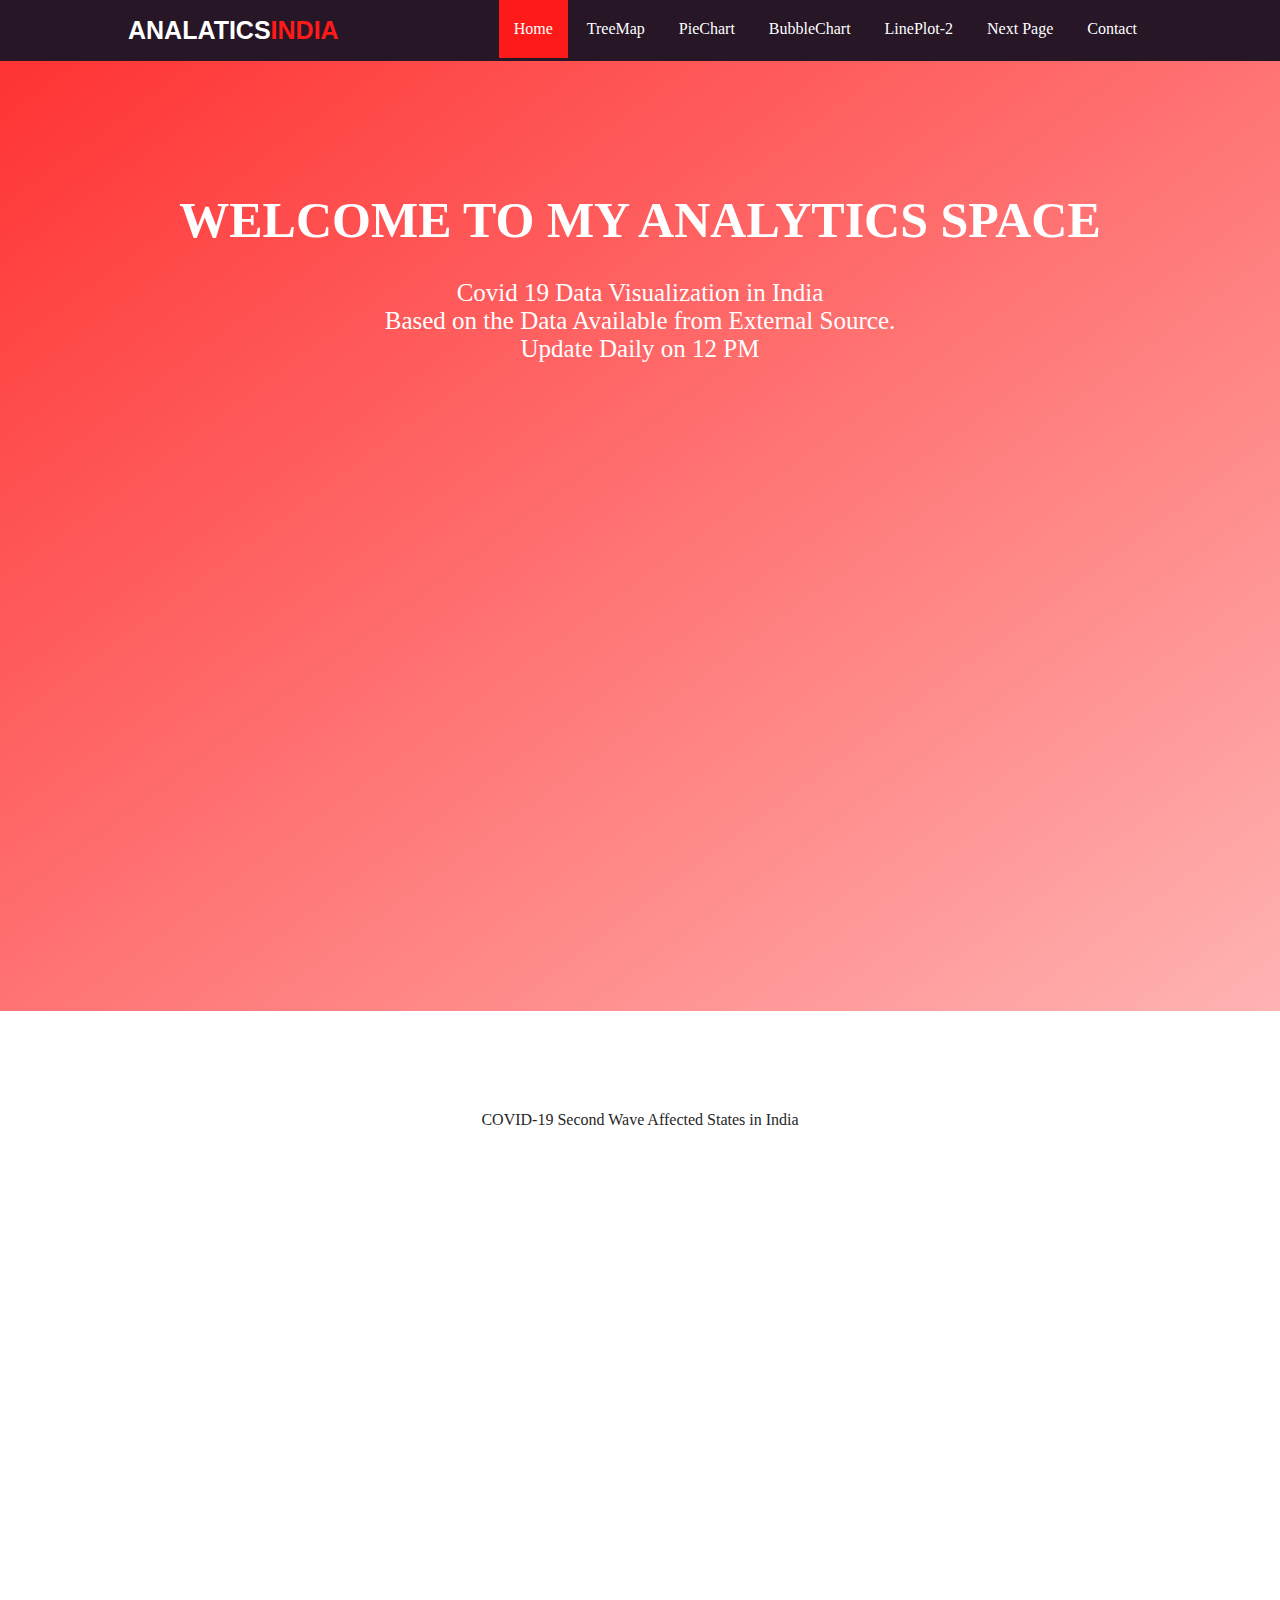
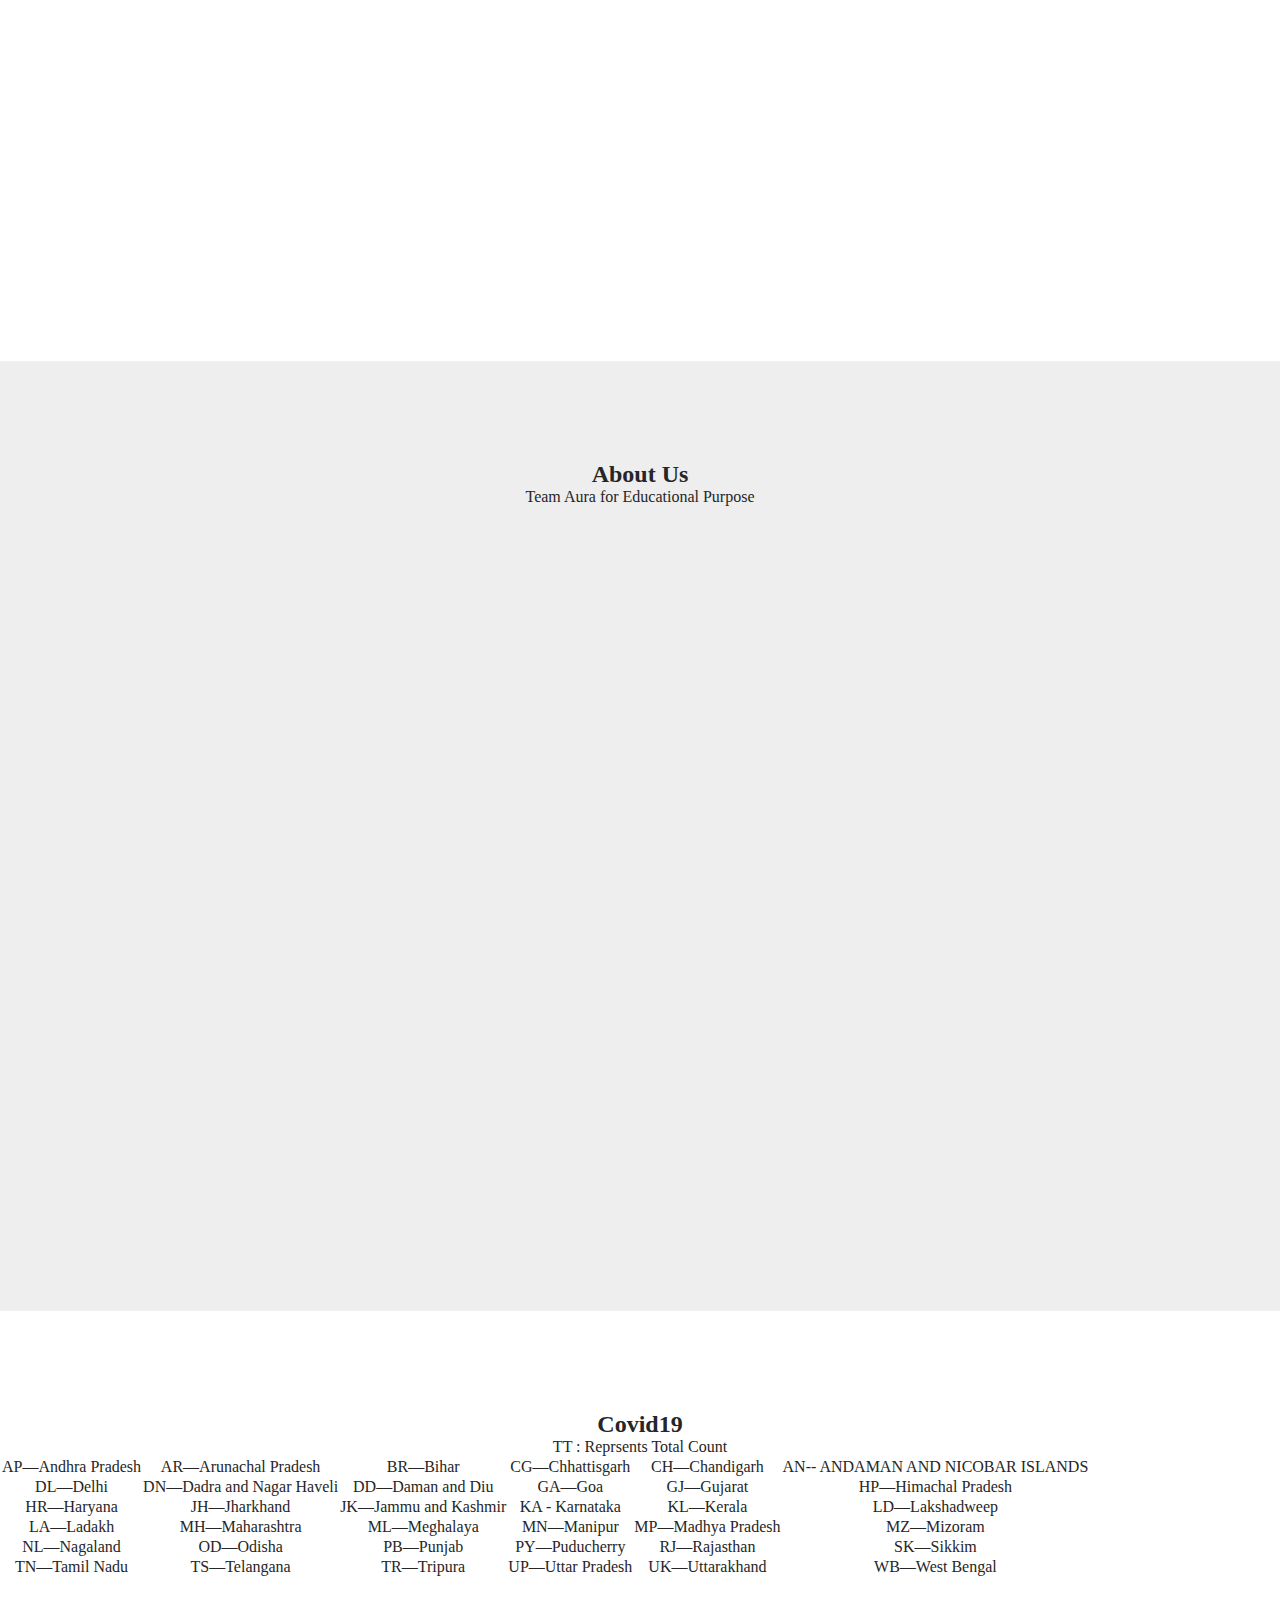
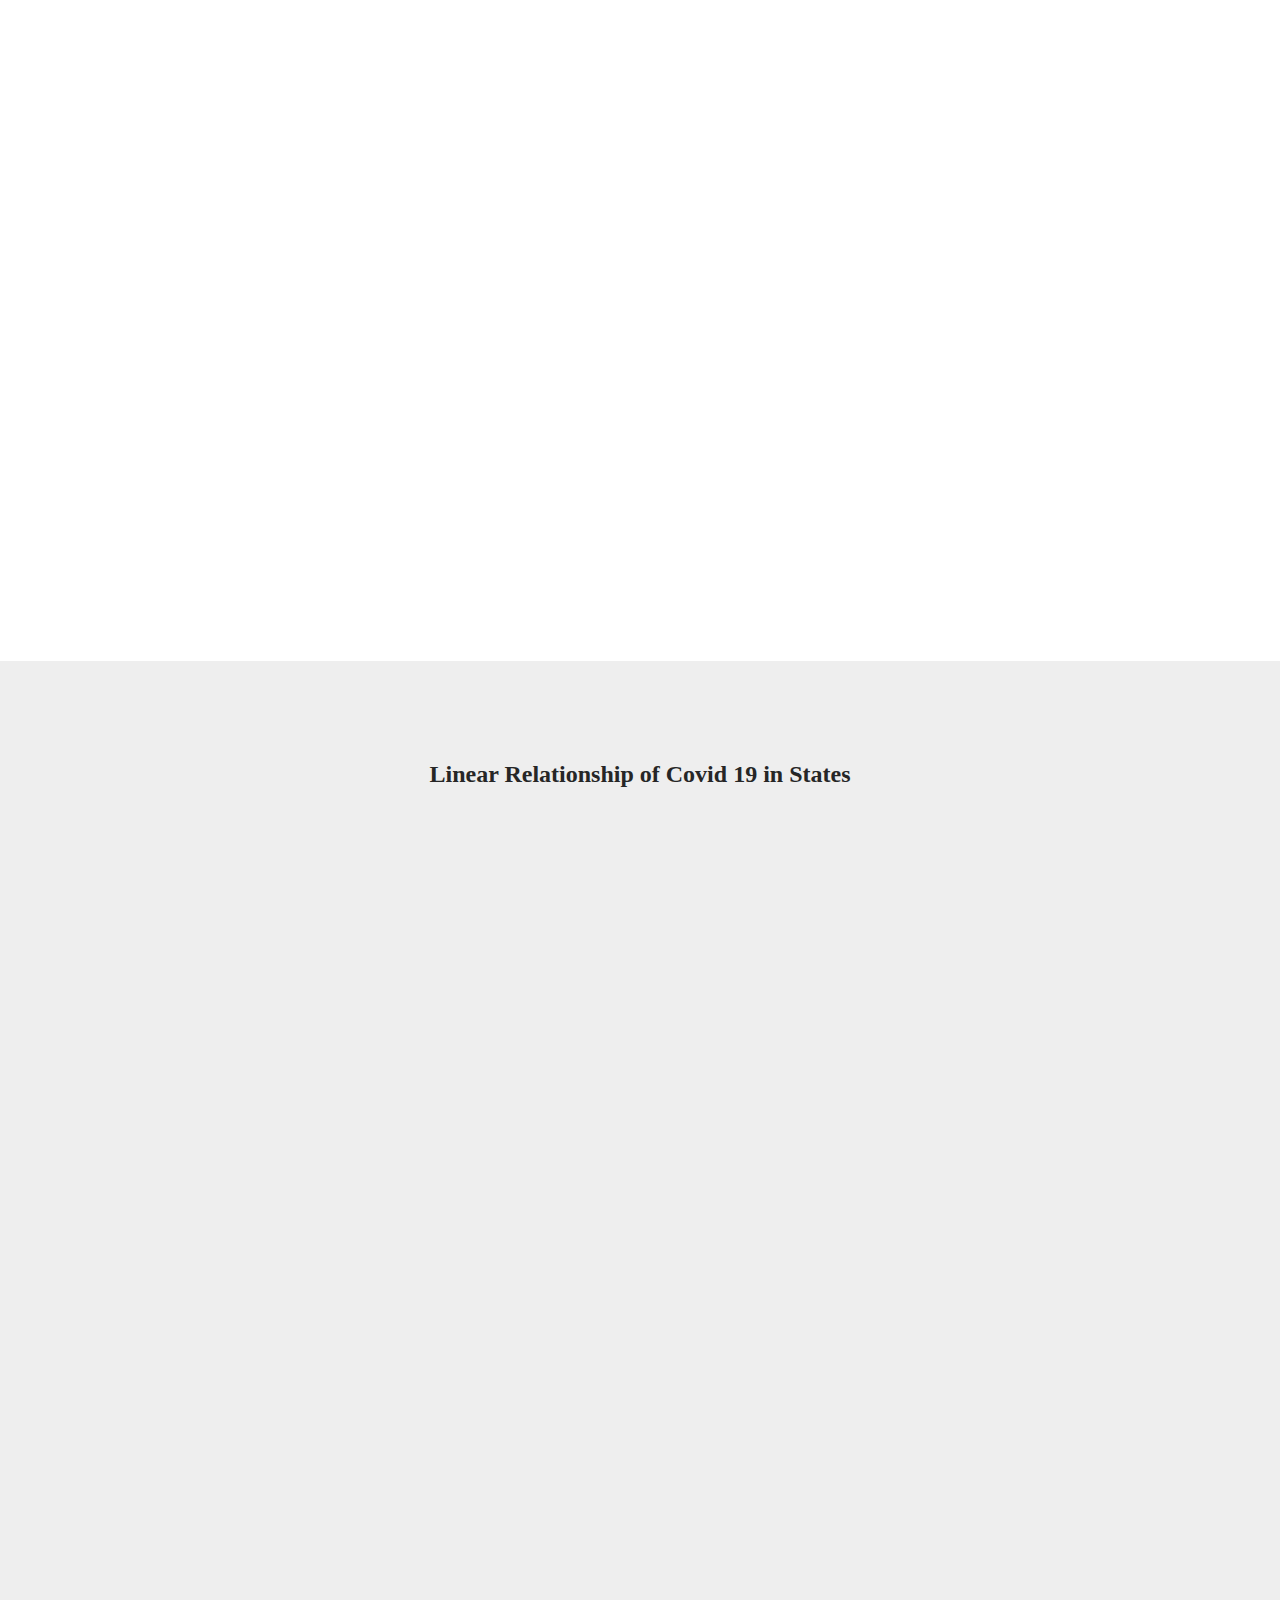
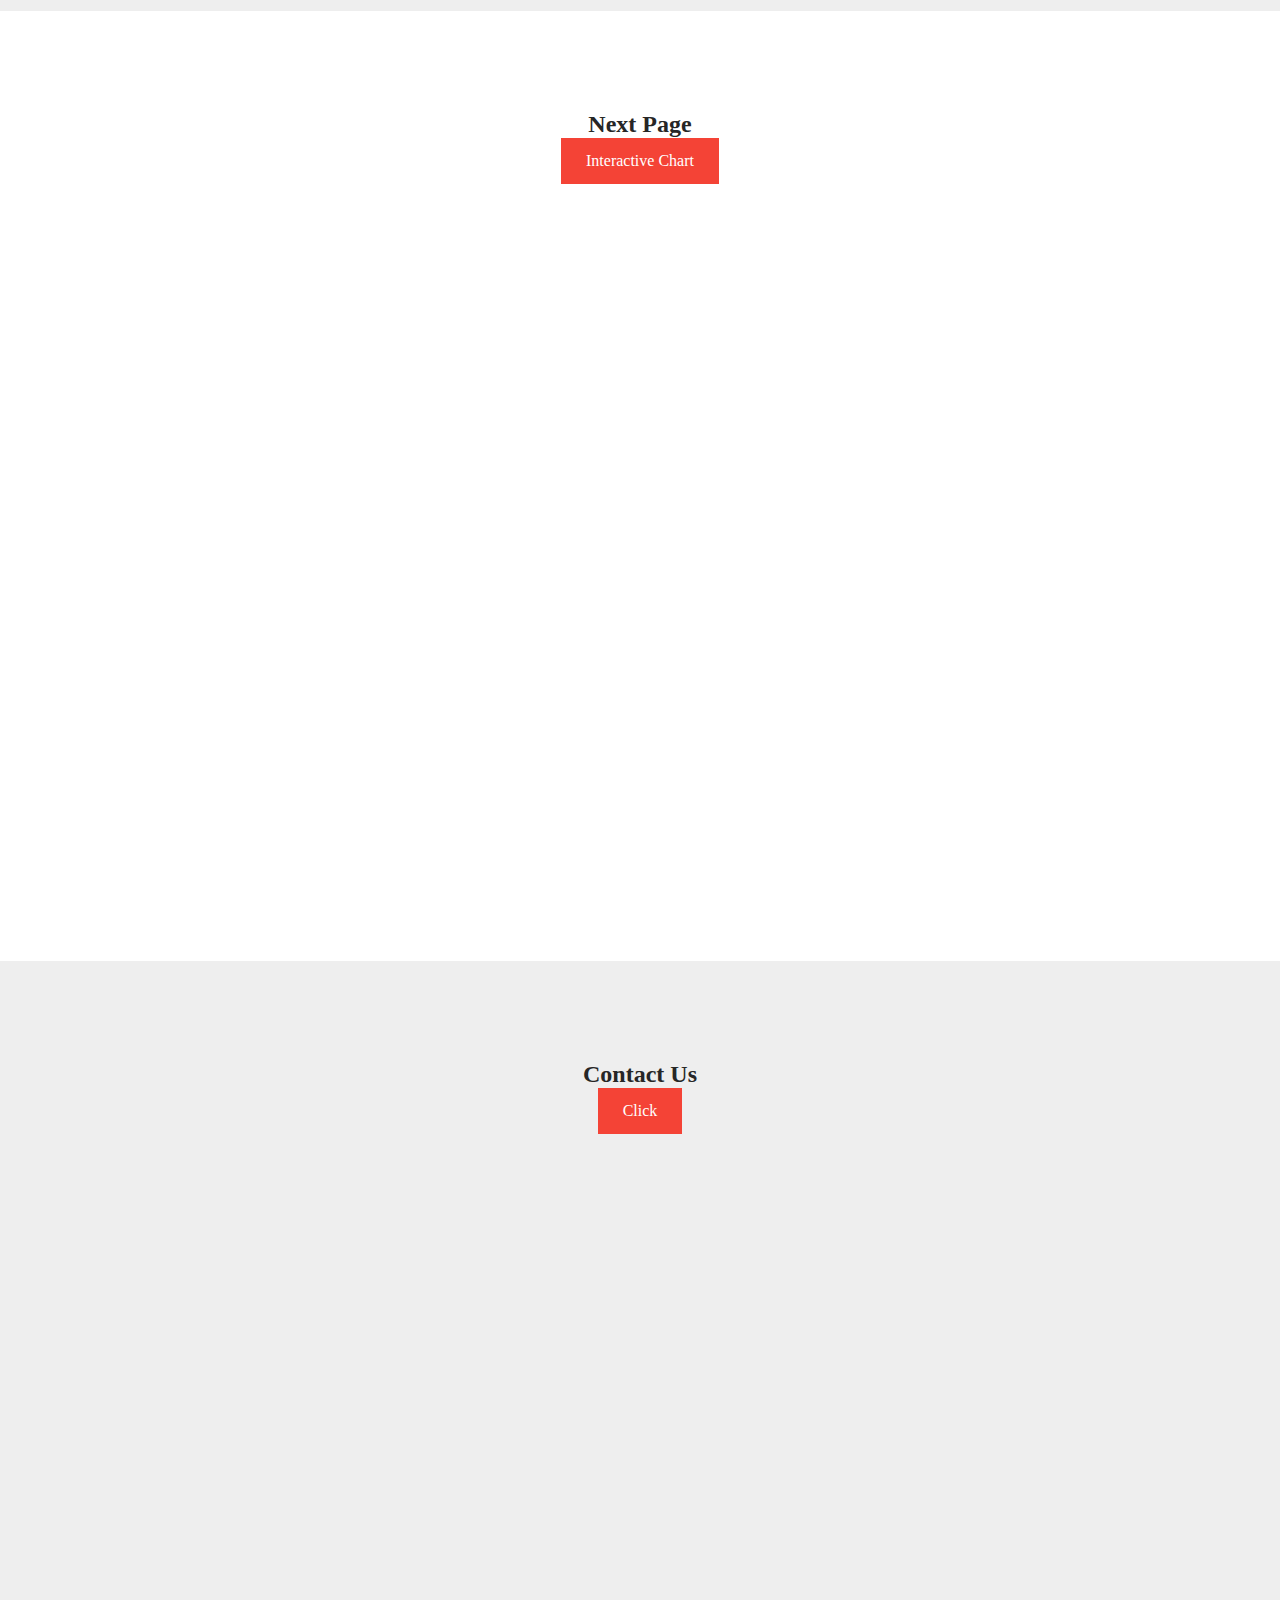
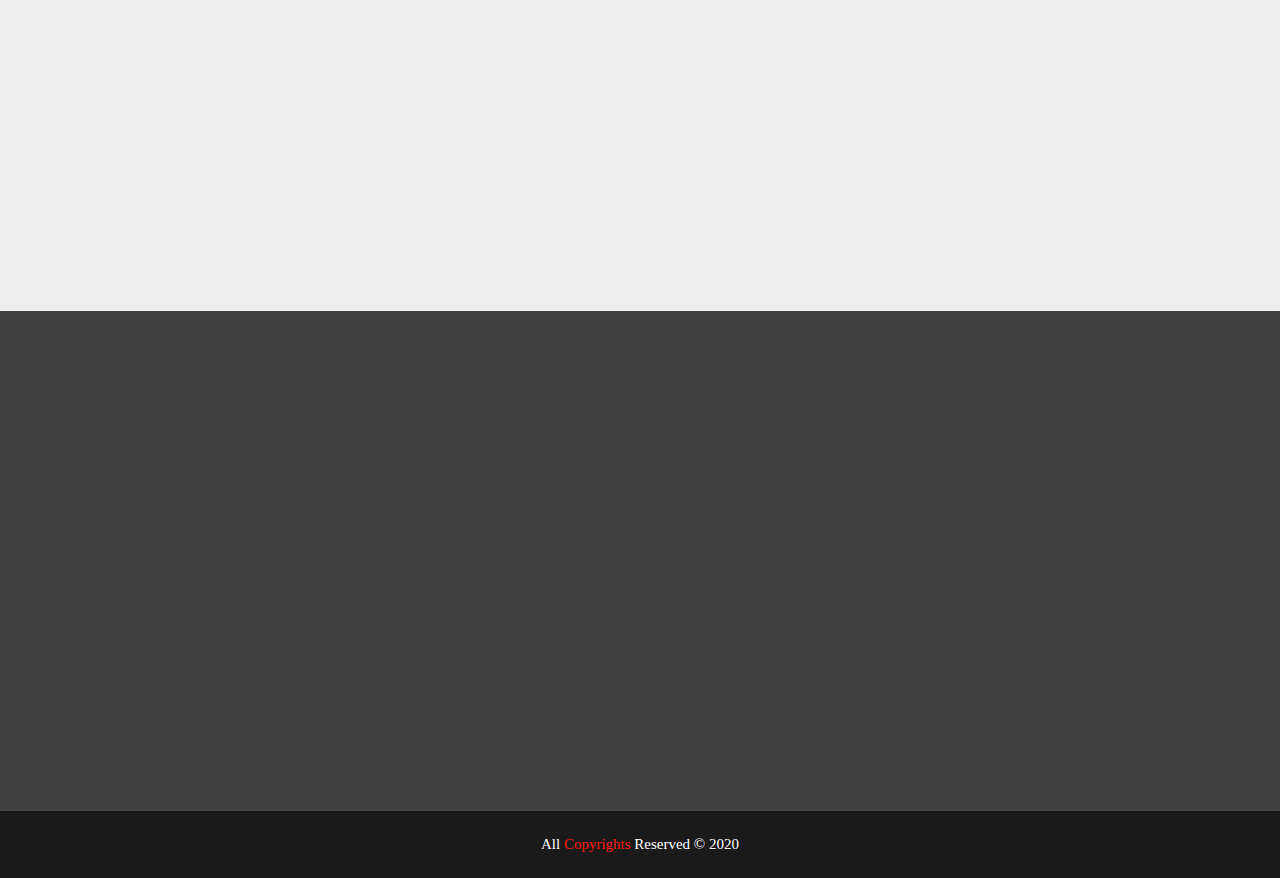
<file: index.html>
<!DOCTYPE html>
<html lang="en" >
<head>
  <meta charset="UTF-8">
  <title>Analysis Dash by Sajanraj</title>
  <link rel='stylesheet' href='https://cdnjs.cloudflare.com/ajax/libs/font-awesome/5.13.0/css/all.min.css'>	
  <link rel="stylesheet" href="scripts/barbel_style.css">

</head>
<body>
<!-- partial:index.partial.html -->
<header>
	<style>
		a.a1:link, a.a1:visited {
			  background-color: #f44336;
			  color: white;
			  padding: 14px 25px;
			  text-align: center;
			  text-decoration: none;
			  display: inline-block;
			}

		a.a1:hover, a.a1:active {
			  background-color: red;
			}
</style>
<style>
.column {
  float: left;
  width: 50%;
}

/* Clear floats after the columns */
.row:after {
  content: "";
  display: table;
  clear: both;
}
</style>
<script src="https://cdn.plot.ly/plotly-latest.min.js"></script>
<script src="https://cdnjs.cloudflare.com/ajax/libs/jquery/3.5.0/jquery.min.js"></script>
	<div class="container">

		<div class="logo"> ANALATICS<span style="color: #ff1a1a;">INDIA</span></div>

		<div class="toggle"><i class="fa fa-bars"></i></div>

		

		<nav>

			<ul class="list">

				<div class="close"><i class="fa fa-times"></i></div>

				<li class="active"><a href="#home">Home</a></li>
				<li><a href="#treemap" >TreeMap</a></li>

				<li><a href="#about" >PieChart</a></li>

				
        			<li><a href="#covid19" >BubbleChart</a></li>

				<li><a href="#line_covid19" >LinePlot-2</a></li>

				<li><a href="#blogs" >Next Page</a></li>

				<li><a href="#contact" >Contact</a></li>
        

			</ul>

		</nav>

		<div style="clear: both;"></div>

	</div>

</header>


<section class="section" id="home" style="height=768px">

	<div class="container">

		<h1>WELCOME TO MY ANALYTICS SPACE</h1>

		<p>Covid 19 Data Visualization in India</p>
		<p>Based on the Data Available from External Source.</p>
		<p>Update Daily on 12 PM </p>

	</div>

</section>
<section class="section" id="treemap">

<p> COVID-19 Second Wave Affected States in India </p>
  <div class=="container" id="cov_treemap"></div>


	  <script>
	$.getJSON( "scripts/treemap/treemap_india.json", function( data ) {
	Plotly.plot('cov_treemap',data, {displaylogo: false});
	});	  
	</script>

</section>
<section class="section" id="about">

	<h2>About Us</h2>
  Team Aura for Educational Purpose 
	<div class="row">
  <div class="column" id="cov_confirm_pie"></div>
  <div class="column" id="cov_recover_pie"></div>
</div>
		<div class="row">
  <div class="column" id="cov_Active_pie"></div>
  <div class="column" id="cov_Death_pie"></div>
</div>
	  <script>
	$.getJSON( "scripts/piechart/piechart_confirm.json", function( data ) {
	Plotly.plot('cov_confirm_pie',data, {displaylogo: false});
	});	  
	$.getJSON( "scripts/piechart/piechart_recovery.json", function( data ) {
	Plotly.plot('cov_recover_pie', data, {displaylogo: false});
	});
	$.getJSON( "scripts/piechart/piechart_active.json", function( data ) {
	Plotly.plot('cov_Active_pie',data );
	});
	$.getJSON( "scripts/piechart/piechart_death.json", function( data ) {
	Plotly.plot('cov_Death_pie',data );
	});
	</script>

</section>

<section class="section" id="covid19">

	<h2>Covid19</h2>
  <div class='content'>
    <div>TT : Reprsents Total Count </div>

    <table align='center'><tr><td>AP—Andhra Pradesh</td><td>
	AR—Arunachal Pradesh</td><td>
	BR—Bihar</td><td>
	CG—Chhattisgarh</td><td>
	CH—Chandigarh</td><td>
	AN-- ANDAMAN AND NICOBAR ISLANDS</td>
  </tr><tr>
  <td>
	DL—Delhi</td><td>
	DN—Dadra and Nagar Haveli</td><td>
	DD—Daman and Diu</td><td>
	GA—Goa</td><td>
	GJ—Gujarat</td><td>
	HP—Himachal Pradesh</td>
 </tr>
      <tr>
     <td>
	HR—Haryana</td><td>
	JH—Jharkhand</td><td>
	JK—Jammu and Kashmir</td><td>
	KA - Karnataka</td><td>
	KL—Kerala</td><td>
	LD—Lakshadweep</td>
 </tr><tr>
     <td>
	LA—Ladakh</td><td>
	MH—Maharashtra</td><td>
	ML—Meghalaya</td><td>
	MN—Manipur</td><td>
	MP—Madhya Pradesh</td><td>
	MZ—Mizoram</td>
   </tr><tr>
      <td>
	NL—Nagaland</td><td>
	OD—Odisha</td><td>
	PB—Punjab</td><td>
	PY—Puducherry</td><td>
	RJ—Rajasthan</td><td>
	SK—Sikkim</td>
   </tr><tr>
      <td>
	TN—Tamil Nadu</td><td>
	TS—Telangana</td><td>
	TR—Tripura</td><td>
	UP—Uttar Pradesh</td><td>
	UK—Uttarakhand</td><td>
	WB—West Bengal</td>
 </tr>
 </table>

  </div>
  <div class="content" id="scatterplot_confirm" ><!-- Plotly chart will be drawn inside this DIV --></div>
  <div class="content" id="scatterplot_decrese" ><!-- Plotly chart will be drawn inside this DIV --></div>
  <div class="content" id="scatterplot_recovery" ><!-- Plotly chart will be drawn inside this DIV --></div>
	  <script>
	$.getJSON( "https://raw.githubusercontent.com/sajanraj/gocoronago/master/scripts/scatter/scatterplot_confirm.json", function( data ) {
	Plotly.plot('scatterplot_confirm',data );
	});	  
	$.getJSON( "https://raw.githubusercontent.com/sajanraj/gocoronago/master/scripts/scatter/scatterplot_decrese.json", function( data ) {
	Plotly.plot('scatterplot_decrese',data );
	});
	$.getJSON( "https://raw.githubusercontent.com/sajanraj/gocoronago/master/scripts/scatter/scatterplot_recovery.json", function( data ) {
	Plotly.plot('scatterplot_recovery',data );
	});
	</script>
 
  

</section>
<section class="section" id="line_covid19">

	<h2>Linear Relationship of Covid 19 in States</h2>
	  <div id="lineplot_confirm" ><!-- Plotly chart will be drawn inside this DIV --></div>
	  <div id="lineplot_decrease" ><!-- Plotly chart will be drawn inside this DIV --></div>
    	  <div id="lineplot_recovery" ><!-- Plotly chart will be drawn inside this DIV --></div>
	<script>
	$.getJSON( "https://raw.githubusercontent.com/sajanraj/gocoronago/master/scripts/lineplot/lineplot_confirm.json", function( data ) {
	Plotly.plot('lineplot_confirm',data );
	});	  
	$.getJSON( "https://raw.githubusercontent.com/sajanraj/gocoronago/master/scripts/lineplot/lineplot_decrease.json", function( data ) {
	Plotly.plot('lineplot_decrease',data );
	});
	$.getJSON( "https://raw.githubusercontent.com/sajanraj/gocoronago/master/scripts/lineplot/lineplot_recovery.json", function( data ) {
	Plotly.plot('lineplot_recovery',data );
	});
	</script>
	

</section>

<section class="section" id="blogs">

	<h2>Next Page</h2>
	<span style="color: #ff1a1a;"><a  class="a1"  href="https://sajanraj.github.io/gocoronago/Covid19.html">Interactive Chart<a></span>

</section>

<section class="section" id="contact">

	<h2>Contact Us</h2>
	<span style="color: #ff1a1a;"><a class="a1" href="https://sajanrajtd.wordpress.com">Click<a></span>
</section>

<div class="info"></div>

<footer>All <span style="color: #ff1a1a;">Copyrights</span> Reserved &copy; 2020</footer>
  
<script src="scripts/barbel.js"></script>

</body>
</html>
</file>
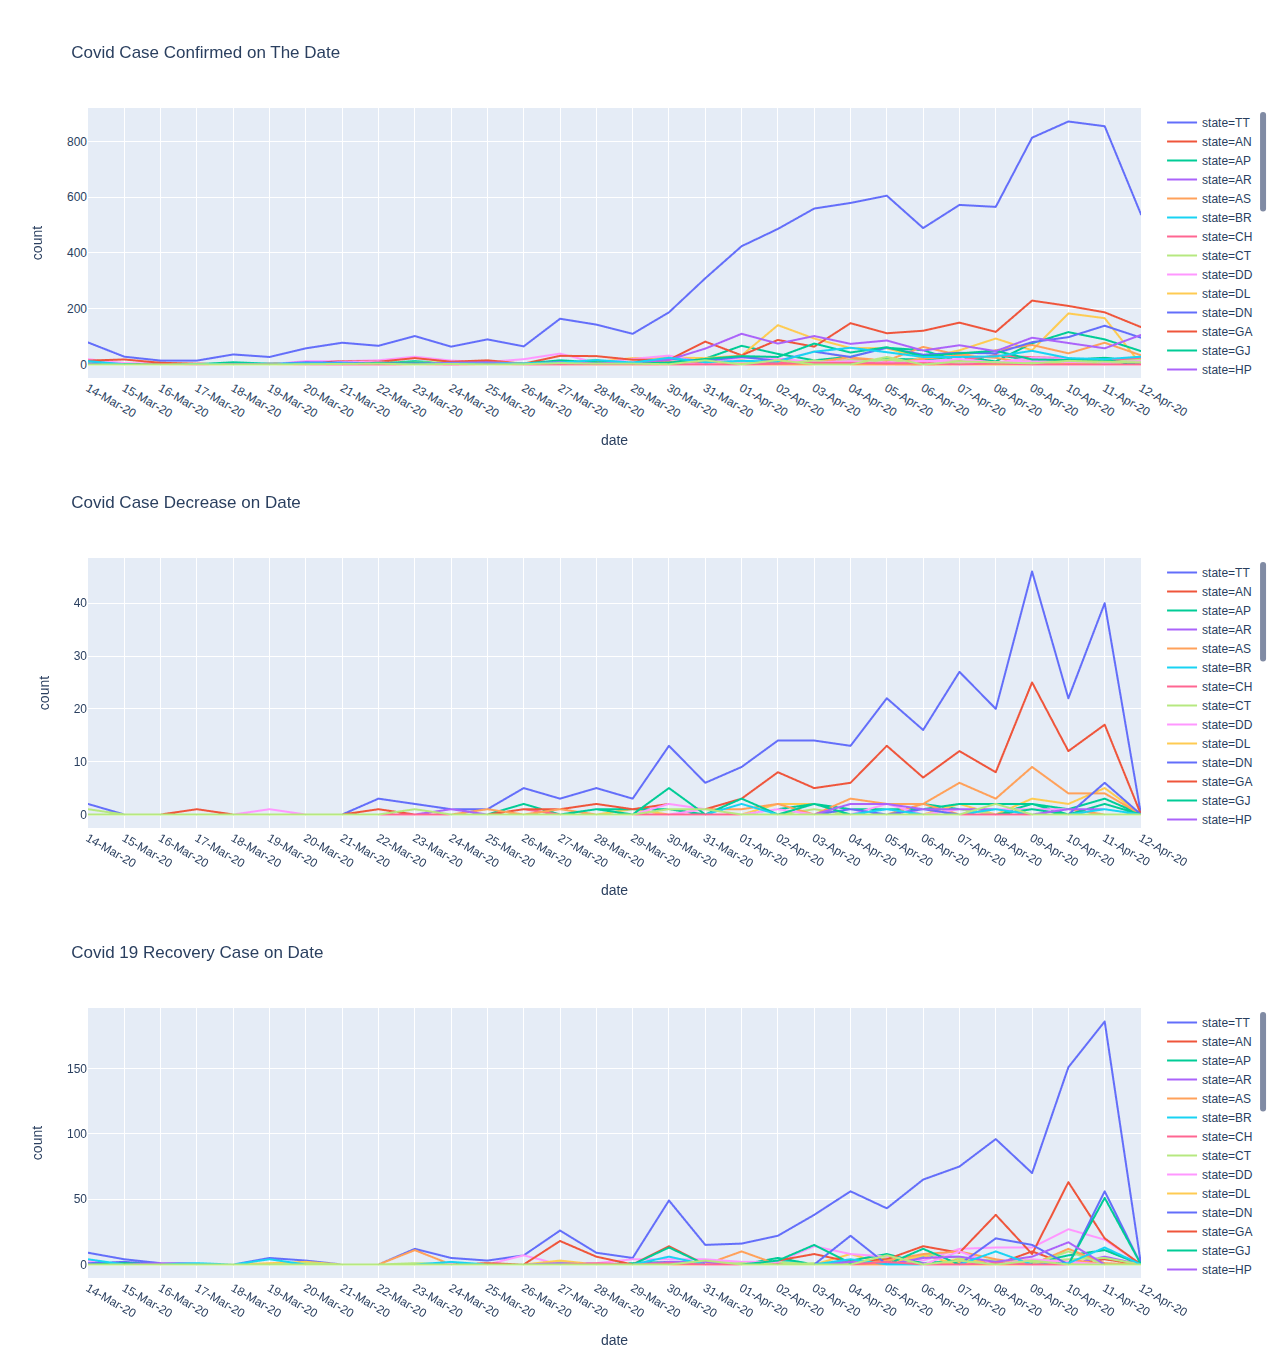
<file: Lineplot.html>
<head>
  <!-- Plotly.js -->
  <script src="https://cdn.plot.ly/plotly-latest.min.js"></script>
</head>

<body>
  
  <div id="cov_confirm_line" ><!-- Plotly chart will be drawn inside this DIV --></div>
  
  <div id="cov_decrease_line" ><!-- Plotly chart will be drawn inside this DIV --></div>
  
    <div id="cov_recovery_line" ><!-- Plotly chart will be drawn inside this DIV --></div>
  <script>
  Plotly.newPlot("cov_confirm_line" ,{"data":[{"hoverlabel":{"namelength":0},"hovertemplate":"state=TT<br>date=%{x}<br>count=%{y}","legendgroup":"state=TT","line":{"color":"#636efa","dash":"solid"},"mode":"lines","name":"state=TT","showlegend":true,"type":"scattergl","x":["14-Mar-20","15-Mar-20","16-Mar-20","17-Mar-20","18-Mar-20","19-Mar-20","20-Mar-20","21-Mar-20","22-Mar-20","23-Mar-20","24-Mar-20","25-Mar-20","26-Mar-20","27-Mar-20","28-Mar-20","29-Mar-20","30-Mar-20","31-Mar-20","01-Apr-20","02-Apr-20","03-Apr-20","04-Apr-20","05-Apr-20","06-Apr-20","07-Apr-20","08-Apr-20","09-Apr-20","10-Apr-20","11-Apr-20","12-Apr-20"],"xaxis":"x","y":[79.0,28.0,14.0,14.0,36.0,27.0,58.0,78.0,67.0,102.0,64.0,90.0,65.0,164.0,143.0,110.0,187.0,309.0,424.0,486.0,559.0,579.0,605.0,489.0,572.0,565.0,813.0,871.0,854.0,538.0],"yaxis":"y"},{"hoverlabel":{"namelength":0},"hovertemplate":"state=AN<br>date=%{x}<br>count=%{y}","legendgroup":"state=AN","line":{"color":"#EF553B","dash":"solid"},"mode":"lines","name":"state=AN","showlegend":true,"type":"scattergl","x":["14-Mar-20","15-Mar-20","16-Mar-20","17-Mar-20","18-Mar-20","19-Mar-20","20-Mar-20","21-Mar-20","22-Mar-20","23-Mar-20","24-Mar-20","25-Mar-20","26-Mar-20","27-Mar-20","28-Mar-20","29-Mar-20","30-Mar-20","31-Mar-20","01-Apr-20","02-Apr-20","03-Apr-20","04-Apr-20","05-Apr-20","06-Apr-20","07-Apr-20","08-Apr-20","09-Apr-20","10-Apr-20","11-Apr-20","12-Apr-20"],"xaxis":"x","y":[0.0,0.0,0.0,0.0,0.0,0.0,0.0,0.0,0.0,0.0,0.0,0.0,1.0,5.0,3.0,0.0,1.0,0.0,0.0,0.0,0.0,0.0,0.0,0.0,0.0,1.0,0.0,0.0,0.0,0.0],"yaxis":"y"},{"hoverlabel":{"namelength":0},"hovertemplate":"state=AP<br>date=%{x}<br>count=%{y}","legendgroup":"state=AP","line":{"color":"#00cc96","dash":"solid"},"mode":"lines","name":"state=AP","showlegend":true,"type":"scattergl","x":["14-Mar-20","15-Mar-20","16-Mar-20","17-Mar-20","18-Mar-20","19-Mar-20","20-Mar-20","21-Mar-20","22-Mar-20","23-Mar-20","24-Mar-20","25-Mar-20","26-Mar-20","27-Mar-20","28-Mar-20","29-Mar-20","30-Mar-20","31-Mar-20","01-Apr-20","02-Apr-20","03-Apr-20","04-Apr-20","05-Apr-20","06-Apr-20","07-Apr-20","08-Apr-20","09-Apr-20","10-Apr-20","11-Apr-20","12-Apr-20"],"xaxis":"x","y":[1.0,0.0,0.0,0.0,0.0,2.0,0.0,2.0,1.0,1.0,1.0,2.0,1.0,2.0,6.0,2.0,2.0,21.0,67.0,38.0,15.0,28.0,60.0,51.0,11.0,34.0,15.0,18.0,24.0,15.0],"yaxis":"y"},{"hoverlabel":{"namelength":0},"hovertemplate":"state=AR<br>date=%{x}<br>count=%{y}","legendgroup":"state=AR","line":{"color":"#ab63fa","dash":"solid"},"mode":"lines","name":"state=AR","showlegend":true,"type":"scattergl","x":["14-Mar-20","15-Mar-20","16-Mar-20","17-Mar-20","18-Mar-20","19-Mar-20","20-Mar-20","21-Mar-20","22-Mar-20","23-Mar-20","24-Mar-20","25-Mar-20","26-Mar-20","27-Mar-20","28-Mar-20","29-Mar-20","30-Mar-20","31-Mar-20","01-Apr-20","02-Apr-20","03-Apr-20","04-Apr-20","05-Apr-20","06-Apr-20","07-Apr-20","08-Apr-20","09-Apr-20","10-Apr-20","11-Apr-20","12-Apr-20"],"xaxis":"x","y":[0.0,0.0,0.0,0.0,0.0,0.0,0.0,0.0,0.0,0.0,0.0,0.0,0.0,0.0,0.0,0.0,0.0,0.0,0.0,1.0,0.0,0.0,0.0,0.0,0.0,0.0,0.0,0.0,0.0,0.0],"yaxis":"y"},{"hoverlabel":{"namelength":0},"hovertemplate":"state=AS<br>date=%{x}<br>count=%{y}","legendgroup":"state=AS","line":{"color":"#FFA15A","dash":"solid"},"mode":"lines","name":"state=AS","showlegend":true,"type":"scattergl","x":["14-Mar-20","15-Mar-20","16-Mar-20","17-Mar-20","18-Mar-20","19-Mar-20","20-Mar-20","21-Mar-20","22-Mar-20","23-Mar-20","24-Mar-20","25-Mar-20","26-Mar-20","27-Mar-20","28-Mar-20","29-Mar-20","30-Mar-20","31-Mar-20","01-Apr-20","02-Apr-20","03-Apr-20","04-Apr-20","05-Apr-20","06-Apr-20","07-Apr-20","08-Apr-20","09-Apr-20","10-Apr-20","11-Apr-20","12-Apr-20"],"xaxis":"x","y":[0.0,0.0,0.0,0.0,0.0,0.0,0.0,0.0,0.0,0.0,0.0,0.0,0.0,0.0,0.0,0.0,0.0,1.0,15.0,0.0,7.0,3.0,0.0,0.0,2.0,0.0,1.0,0.0,0.0,0.0],"yaxis":"y"},{"hoverlabel":{"namelength":0},"hovertemplate":"state=BR<br>date=%{x}<br>count=%{y}","legendgroup":"state=BR","line":{"color":"#19d3f3","dash":"solid"},"mode":"lines","name":"state=BR","showlegend":true,"type":"scattergl","x":["14-Mar-20","15-Mar-20","16-Mar-20","17-Mar-20","18-Mar-20","19-Mar-20","20-Mar-20","21-Mar-20","22-Mar-20","23-Mar-20","24-Mar-20","25-Mar-20","26-Mar-20","27-Mar-20","28-Mar-20","29-Mar-20","30-Mar-20","31-Mar-20","01-Apr-20","02-Apr-20","03-Apr-20","04-Apr-20","05-Apr-20","06-Apr-20","07-Apr-20","08-Apr-20","09-Apr-20","10-Apr-20","11-Apr-20","12-Apr-20"],"xaxis":"x","y":[0.0,0.0,0.0,0.0,0.0,0.0,0.0,0.0,2.0,1.0,0.0,1.0,3.0,2.0,2.0,4.0,0.0,6.0,3.0,5.0,2.0,1.0,0.0,0.0,6.0,1.0,19.0,2.0,4.0,0.0],"yaxis":"y"},{"hoverlabel":{"namelength":0},"hovertemplate":"state=CH<br>date=%{x}<br>count=%{y}","legendgroup":"state=CH","line":{"color":"#FF6692","dash":"solid"},"mode":"lines","name":"state=CH","showlegend":true,"type":"scattergl","x":["14-Mar-20","15-Mar-20","16-Mar-20","17-Mar-20","18-Mar-20","19-Mar-20","20-Mar-20","21-Mar-20","22-Mar-20","23-Mar-20","24-Mar-20","25-Mar-20","26-Mar-20","27-Mar-20","28-Mar-20","29-Mar-20","30-Mar-20","31-Mar-20","01-Apr-20","02-Apr-20","03-Apr-20","04-Apr-20","05-Apr-20","06-Apr-20","07-Apr-20","08-Apr-20","09-Apr-20","10-Apr-20","11-Apr-20","12-Apr-20"],"xaxis":"x","y":[0.0,0.0,0.0,0.0,0.0,1.0,4.0,0.0,1.0,1.0,0.0,0.0,0.0,1.0,0.0,0.0,5.0,2.0,2.0,1.0,0.0,0.0,0.0,0.0,0.0,0.0,0.0,1.0,0.0,2.0],"yaxis":"y"},{"hoverlabel":{"namelength":0},"hovertemplate":"state=CT<br>date=%{x}<br>count=%{y}","legendgroup":"state=CT","line":{"color":"#B6E880","dash":"solid"},"mode":"lines","name":"state=CT","showlegend":true,"type":"scattergl","x":["14-Mar-20","15-Mar-20","16-Mar-20","17-Mar-20","18-Mar-20","19-Mar-20","20-Mar-20","21-Mar-20","22-Mar-20","23-Mar-20","24-Mar-20","25-Mar-20","26-Mar-20","27-Mar-20","28-Mar-20","29-Mar-20","30-Mar-20","31-Mar-20","01-Apr-20","02-Apr-20","03-Apr-20","04-Apr-20","05-Apr-20","06-Apr-20","07-Apr-20","08-Apr-20","09-Apr-20","10-Apr-20","11-Apr-20","12-Apr-20"],"xaxis":"x","y":[0.0,0.0,0.0,0.0,0.0,1.0,0.0,0.0,0.0,0.0,0.0,2.0,3.0,0.0,1.0,0.0,1.0,1.0,0.0,0.0,0.0,1.0,0.0,0.0,0.0,0.0,8.0,0.0,7.0,0.0],"yaxis":"y"},{"hoverlabel":{"namelength":0},"hovertemplate":"state=DD<br>date=%{x}<br>count=%{y}","legendgroup":"state=DD","line":{"color":"#FF97FF","dash":"solid"},"mode":"lines","name":"state=DD","showlegend":true,"type":"scattergl","x":["14-Mar-20","15-Mar-20","16-Mar-20","17-Mar-20","18-Mar-20","19-Mar-20","20-Mar-20","21-Mar-20","22-Mar-20","23-Mar-20","24-Mar-20","25-Mar-20","26-Mar-20","27-Mar-20","28-Mar-20","29-Mar-20","30-Mar-20","31-Mar-20","01-Apr-20","02-Apr-20","03-Apr-20","04-Apr-20","05-Apr-20","06-Apr-20","07-Apr-20","08-Apr-20","09-Apr-20","10-Apr-20","11-Apr-20","12-Apr-20"],"xaxis":"x","y":[0.0,0.0,0.0,0.0,0.0,0.0,0.0,0.0,0.0,0.0,0.0,0.0,0.0,0.0,0.0,0.0,0.0,0.0,0.0,0.0,0.0,0.0,0.0,0.0,0.0,0.0,0.0,0.0,0.0,0.0],"yaxis":"y"},{"hoverlabel":{"namelength":0},"hovertemplate":"state=DL<br>date=%{x}<br>count=%{y}","legendgroup":"state=DL","line":{"color":"#FECB52","dash":"solid"},"mode":"lines","name":"state=DL","showlegend":true,"type":"scattergl","x":["14-Mar-20","15-Mar-20","16-Mar-20","17-Mar-20","18-Mar-20","19-Mar-20","20-Mar-20","21-Mar-20","22-Mar-20","23-Mar-20","24-Mar-20","25-Mar-20","26-Mar-20","27-Mar-20","28-Mar-20","29-Mar-20","30-Mar-20","31-Mar-20","01-Apr-20","02-Apr-20","03-Apr-20","04-Apr-20","05-Apr-20","06-Apr-20","07-Apr-20","08-Apr-20","09-Apr-20","10-Apr-20","11-Apr-20","12-Apr-20"],"xaxis":"x","y":[7.0,0.0,0.0,1.0,2.0,4.0,6.0,7.0,0.0,3.0,0.0,5.0,1.0,4.0,9.0,23.0,25.0,23.0,32.0,141.0,93.0,59.0,58.0,22.0,51.0,93.0,51.0,183.0,166.0,0.0],"yaxis":"y"},{"hoverlabel":{"namelength":0},"hovertemplate":"state=DN<br>date=%{x}<br>count=%{y}","legendgroup":"state=DN","line":{"color":"#636efa","dash":"solid"},"mode":"lines","name":"state=DN","showlegend":true,"type":"scattergl","x":["14-Mar-20","15-Mar-20","16-Mar-20","17-Mar-20","18-Mar-20","19-Mar-20","20-Mar-20","21-Mar-20","22-Mar-20","23-Mar-20","24-Mar-20","25-Mar-20","26-Mar-20","27-Mar-20","28-Mar-20","29-Mar-20","30-Mar-20","31-Mar-20","01-Apr-20","02-Apr-20","03-Apr-20","04-Apr-20","05-Apr-20","06-Apr-20","07-Apr-20","08-Apr-20","09-Apr-20","10-Apr-20","11-Apr-20","12-Apr-20"],"xaxis":"x","y":[0.0,0.0,0.0,0.0,0.0,0.0,0.0,0.0,0.0,0.0,0.0,0.0,0.0,0.0,0.0,0.0,0.0,0.0,0.0,0.0,0.0,0.0,0.0,1.0,0.0,0.0,0.0,0.0,0.0,0.0],"yaxis":"y"},{"hoverlabel":{"namelength":0},"hovertemplate":"state=GA<br>date=%{x}<br>count=%{y}","legendgroup":"state=GA","line":{"color":"#EF553B","dash":"solid"},"mode":"lines","name":"state=GA","showlegend":true,"type":"scattergl","x":["14-Mar-20","15-Mar-20","16-Mar-20","17-Mar-20","18-Mar-20","19-Mar-20","20-Mar-20","21-Mar-20","22-Mar-20","23-Mar-20","24-Mar-20","25-Mar-20","26-Mar-20","27-Mar-20","28-Mar-20","29-Mar-20","30-Mar-20","31-Mar-20","01-Apr-20","02-Apr-20","03-Apr-20","04-Apr-20","05-Apr-20","06-Apr-20","07-Apr-20","08-Apr-20","09-Apr-20","10-Apr-20","11-Apr-20","12-Apr-20"],"xaxis":"x","y":[0.0,0.0,0.0,0.0,0.0,0.0,0.0,0.0,0.0,0.0,0.0,3.0,0.0,0.0,0.0,2.0,0.0,0.0,0.0,0.0,1.0,1.0,0.0,0.0,0.0,0.0,0.0,0.0,0.0,0.0],"yaxis":"y"},{"hoverlabel":{"namelength":0},"hovertemplate":"state=GJ<br>date=%{x}<br>count=%{y}","legendgroup":"state=GJ","line":{"color":"#00cc96","dash":"solid"},"mode":"lines","name":"state=GJ","showlegend":true,"type":"scattergl","x":["14-Mar-20","15-Mar-20","16-Mar-20","17-Mar-20","18-Mar-20","19-Mar-20","20-Mar-20","21-Mar-20","22-Mar-20","23-Mar-20","24-Mar-20","25-Mar-20","26-Mar-20","27-Mar-20","28-Mar-20","29-Mar-20","30-Mar-20","31-Mar-20","01-Apr-20","02-Apr-20","03-Apr-20","04-Apr-20","05-Apr-20","06-Apr-20","07-Apr-20","08-Apr-20","09-Apr-20","10-Apr-20","11-Apr-20","12-Apr-20"],"xaxis":"x","y":[0.0,0.0,0.0,0.0,0.0,2.0,5.0,7.0,4.0,12.0,4.0,4.0,5.0,4.0,8.0,8.0,7.0,4.0,13.0,1.0,7.0,13.0,20.0,18.0,29.0,11.0,76.0,116.0,90.0,48.0],"yaxis":"y"},{"hoverlabel":{"namelength":0},"hovertemplate":"state=HP<br>date=%{x}<br>count=%{y}","legendgroup":"state=HP","line":{"color":"#ab63fa","dash":"solid"},"mode":"lines","name":"state=HP","showlegend":true,"type":"scattergl","x":["14-Mar-20","15-Mar-20","16-Mar-20","17-Mar-20","18-Mar-20","19-Mar-20","20-Mar-20","21-Mar-20","22-Mar-20","23-Mar-20","24-Mar-20","25-Mar-20","26-Mar-20","27-Mar-20","28-Mar-20","29-Mar-20","30-Mar-20","31-Mar-20","01-Apr-20","02-Apr-20","03-Apr-20","04-Apr-20","05-Apr-20","06-Apr-20","07-Apr-20","08-Apr-20","09-Apr-20","10-Apr-20","11-Apr-20","12-Apr-20"],"xaxis":"x","y":[0.0,0.0,0.0,0.0,0.0,0.0,2.0,0.0,0.0,1.0,0.0,0.0,0.0,0.0,0.0,0.0,0.0,0.0,0.0,3.0,0.0,7.0,1.0,4.0,9.0,0.0,1.0,0.0,4.0,0.0],"yaxis":"y"},{"hoverlabel":{"namelength":0},"hovertemplate":"state=HR<br>date=%{x}<br>count=%{y}","legendgroup":"state=HR","line":{"color":"#FFA15A","dash":"solid"},"mode":"lines","name":"state=HR","showlegend":true,"type":"scattergl","x":["14-Mar-20","15-Mar-20","16-Mar-20","17-Mar-20","18-Mar-20","19-Mar-20","20-Mar-20","21-Mar-20","22-Mar-20","23-Mar-20","24-Mar-20","25-Mar-20","26-Mar-20","27-Mar-20","28-Mar-20","29-Mar-20","30-Mar-20","31-Mar-20","01-Apr-20","02-Apr-20","03-Apr-20","04-Apr-20","05-Apr-20","06-Apr-20","07-Apr-20","08-Apr-20","09-Apr-20","10-Apr-20","11-Apr-20","12-Apr-20"],"xaxis":"x","y":[14.0,0.0,0.0,1.0,1.0,1.0,2.0,2.0,0.0,7.0,2.0,1.0,1.0,1.0,2.0,0.0,1.0,7.0,0.0,6.0,9.0,26.0,6.0,20.0,33.0,24.0,3.0,6.0,3.0,16.0],"yaxis":"y"},{"hoverlabel":{"namelength":0},"hovertemplate":"state=JH<br>date=%{x}<br>count=%{y}","legendgroup":"state=JH","line":{"color":"#19d3f3","dash":"solid"},"mode":"lines","name":"state=JH","showlegend":true,"type":"scattergl","x":["14-Mar-20","15-Mar-20","16-Mar-20","17-Mar-20","18-Mar-20","19-Mar-20","20-Mar-20","21-Mar-20","22-Mar-20","23-Mar-20","24-Mar-20","25-Mar-20","26-Mar-20","27-Mar-20","28-Mar-20","29-Mar-20","30-Mar-20","31-Mar-20","01-Apr-20","02-Apr-20","03-Apr-20","04-Apr-20","05-Apr-20","06-Apr-20","07-Apr-20","08-Apr-20","09-Apr-20","10-Apr-20","11-Apr-20","12-Apr-20"],"xaxis":"x","y":[0.0,0.0,0.0,0.0,0.0,0.0,0.0,0.0,0.0,0.0,0.0,0.0,0.0,0.0,0.0,0.0,0.0,1.0,0.0,1.0,0.0,0.0,1.0,1.0,0.0,0.0,9.0,1.0,3.0,0.0],"yaxis":"y"},{"hoverlabel":{"namelength":0},"hovertemplate":"state=JK<br>date=%{x}<br>count=%{y}","legendgroup":"state=JK","line":{"color":"#FF6692","dash":"solid"},"mode":"lines","name":"state=JK","showlegend":true,"type":"scattergl","x":["14-Mar-20","15-Mar-20","16-Mar-20","17-Mar-20","18-Mar-20","19-Mar-20","20-Mar-20","21-Mar-20","22-Mar-20","23-Mar-20","24-Mar-20","25-Mar-20","26-Mar-20","27-Mar-20","28-Mar-20","29-Mar-20","30-Mar-20","31-Mar-20","01-Apr-20","02-Apr-20","03-Apr-20","04-Apr-20","05-Apr-20","06-Apr-20","07-Apr-20","08-Apr-20","09-Apr-20","10-Apr-20","11-Apr-20","12-Apr-20"],"xaxis":"x","y":[0.0,1.0,0.0,3.0,0.0,0.0,0.0,0.0,0.0,0.0,2.0,5.0,3.0,6.0,13.0,5.0,11.0,6.0,7.0,8.0,4.0,17.0,14.0,3.0,16.0,33.0,26.0,23.0,17.0,21.0],"yaxis":"y"},{"hoverlabel":{"namelength":0},"hovertemplate":"state=KA<br>date=%{x}<br>count=%{y}","legendgroup":"state=KA","line":{"color":"#B6E880","dash":"solid"},"mode":"lines","name":"state=KA","showlegend":true,"type":"scattergl","x":["14-Mar-20","15-Mar-20","16-Mar-20","17-Mar-20","18-Mar-20","19-Mar-20","20-Mar-20","21-Mar-20","22-Mar-20","23-Mar-20","24-Mar-20","25-Mar-20","26-Mar-20","27-Mar-20","28-Mar-20","29-Mar-20","30-Mar-20","31-Mar-20","01-Apr-20","02-Apr-20","03-Apr-20","04-Apr-20","05-Apr-20","06-Apr-20","07-Apr-20","08-Apr-20","09-Apr-20","10-Apr-20","11-Apr-20","12-Apr-20"],"xaxis":"x","y":[6.0,0.0,1.0,2.0,5.0,1.0,0.0,5.0,6.0,7.0,8.0,10.0,4.0,9.0,17.0,2.0,5.0,13.0,9.0,14.0,4.0,16.0,7.0,12.0,12.0,6.0,16.0,10.0,8.0,17.0],"yaxis":"y"},{"hoverlabel":{"namelength":0},"hovertemplate":"state=KL<br>date=%{x}<br>count=%{y}","legendgroup":"state=KL","line":{"color":"#FF97FF","dash":"solid"},"mode":"lines","name":"state=KL","showlegend":true,"type":"scattergl","x":["14-Mar-20","15-Mar-20","16-Mar-20","17-Mar-20","18-Mar-20","19-Mar-20","20-Mar-20","21-Mar-20","22-Mar-20","23-Mar-20","24-Mar-20","25-Mar-20","26-Mar-20","27-Mar-20","28-Mar-20","29-Mar-20","30-Mar-20","31-Mar-20","01-Apr-20","02-Apr-20","03-Apr-20","04-Apr-20","05-Apr-20","06-Apr-20","07-Apr-20","08-Apr-20","09-Apr-20","10-Apr-20","11-Apr-20","12-Apr-20"],"xaxis":"x","y":[19.0,5.0,3.0,0.0,0.0,1.0,12.0,12.0,15.0,28.0,14.0,9.0,19.0,39.0,6.0,20.0,32.0,7.0,24.0,21.0,9.0,11.0,8.0,13.0,8.0,9.0,12.0,7.0,10.0,2.0],"yaxis":"y"},{"hoverlabel":{"namelength":0},"hovertemplate":"state=LA<br>date=%{x}<br>count=%{y}","legendgroup":"state=LA","line":{"color":"#FECB52","dash":"solid"},"mode":"lines","name":"state=LA","showlegend":true,"type":"scattergl","x":["14-Mar-20","15-Mar-20","16-Mar-20","17-Mar-20","18-Mar-20","19-Mar-20","20-Mar-20","21-Mar-20","22-Mar-20","23-Mar-20","24-Mar-20","25-Mar-20","26-Mar-20","27-Mar-20","28-Mar-20","29-Mar-20","30-Mar-20","31-Mar-20","01-Apr-20","02-Apr-20","03-Apr-20","04-Apr-20","05-Apr-20","06-Apr-20","07-Apr-20","08-Apr-20","09-Apr-20","10-Apr-20","11-Apr-20","12-Apr-20"],"xaxis":"x","y":[0.0,0.0,0.0,0.0,8.0,0.0,2.0,3.0,0.0,0.0,0.0,0.0,0.0,0.0,0.0,0.0,0.0,0.0,0.0,0.0,1.0,0.0,0.0,0.0,0.0,0.0,0.0,1.0,0.0,0.0],"yaxis":"y"},{"hoverlabel":{"namelength":0},"hovertemplate":"state=LD<br>date=%{x}<br>count=%{y}","legendgroup":"state=LD","line":{"color":"#636efa","dash":"solid"},"mode":"lines","name":"state=LD","showlegend":true,"type":"scattergl","x":["14-Mar-20","15-Mar-20","16-Mar-20","17-Mar-20","18-Mar-20","19-Mar-20","20-Mar-20","21-Mar-20","22-Mar-20","23-Mar-20","24-Mar-20","25-Mar-20","26-Mar-20","27-Mar-20","28-Mar-20","29-Mar-20","30-Mar-20","31-Mar-20","01-Apr-20","02-Apr-20","03-Apr-20","04-Apr-20","05-Apr-20","06-Apr-20","07-Apr-20","08-Apr-20","09-Apr-20","10-Apr-20","11-Apr-20","12-Apr-20"],"xaxis":"x","y":[0.0,0.0,0.0,0.0,0.0,0.0,0.0,0.0,0.0,0.0,0.0,0.0,0.0,0.0,0.0,0.0,0.0,0.0,0.0,0.0,0.0,0.0,0.0,0.0,0.0,0.0,0.0,0.0,0.0,0.0],"yaxis":"y"},{"hoverlabel":{"namelength":0},"hovertemplate":"state=MH<br>date=%{x}<br>count=%{y}","legendgroup":"state=MH","line":{"color":"#EF553B","dash":"solid"},"mode":"lines","name":"state=MH","showlegend":true,"type":"scattergl","x":["14-Mar-20","15-Mar-20","16-Mar-20","17-Mar-20","18-Mar-20","19-Mar-20","20-Mar-20","21-Mar-20","22-Mar-20","23-Mar-20","24-Mar-20","25-Mar-20","26-Mar-20","27-Mar-20","28-Mar-20","29-Mar-20","30-Mar-20","31-Mar-20","01-Apr-20","02-Apr-20","03-Apr-20","04-Apr-20","05-Apr-20","06-Apr-20","07-Apr-20","08-Apr-20","09-Apr-20","10-Apr-20","11-Apr-20","12-Apr-20"],"xaxis":"x","y":[14.0,18.0,6.0,3.0,3.0,4.0,4.0,12.0,10.0,23.0,10.0,15.0,3.0,31.0,30.0,17.0,17.0,82.0,33.0,88.0,64.0,148.0,112.0,121.0,150.0,117.0,229.0,210.0,187.0,134.0],"yaxis":"y"},{"hoverlabel":{"namelength":0},"hovertemplate":"state=ML<br>date=%{x}<br>count=%{y}","legendgroup":"state=ML","line":{"color":"#00cc96","dash":"solid"},"mode":"lines","name":"state=ML","showlegend":true,"type":"scattergl","x":["14-Mar-20","15-Mar-20","16-Mar-20","17-Mar-20","18-Mar-20","19-Mar-20","20-Mar-20","21-Mar-20","22-Mar-20","23-Mar-20","24-Mar-20","25-Mar-20","26-Mar-20","27-Mar-20","28-Mar-20","29-Mar-20","30-Mar-20","31-Mar-20","01-Apr-20","02-Apr-20","03-Apr-20","04-Apr-20","05-Apr-20","06-Apr-20","07-Apr-20","08-Apr-20","09-Apr-20","10-Apr-20","11-Apr-20","12-Apr-20"],"xaxis":"x","y":[0.0,0.0,0.0,0.0,0.0,0.0,0.0,0.0,0.0,0.0,0.0,0.0,0.0,0.0,0.0,0.0,0.0,0.0,0.0,0.0,0.0,0.0,0.0,0.0,0.0,0.0,0.0,0.0,0.0,0.0],"yaxis":"y"},{"hoverlabel":{"namelength":0},"hovertemplate":"state=MN<br>date=%{x}<br>count=%{y}","legendgroup":"state=MN","line":{"color":"#ab63fa","dash":"solid"},"mode":"lines","name":"state=MN","showlegend":true,"type":"scattergl","x":["14-Mar-20","15-Mar-20","16-Mar-20","17-Mar-20","18-Mar-20","19-Mar-20","20-Mar-20","21-Mar-20","22-Mar-20","23-Mar-20","24-Mar-20","25-Mar-20","26-Mar-20","27-Mar-20","28-Mar-20","29-Mar-20","30-Mar-20","31-Mar-20","01-Apr-20","02-Apr-20","03-Apr-20","04-Apr-20","05-Apr-20","06-Apr-20","07-Apr-20","08-Apr-20","09-Apr-20","10-Apr-20","11-Apr-20","12-Apr-20"],"xaxis":"x","y":[0.0,0.0,0.0,0.0,0.0,0.0,0.0,0.0,0.0,0.0,1.0,0.0,0.0,0.0,0.0,0.0,0.0,0.0,0.0,1.0,0.0,0.0,0.0,0.0,0.0,0.0,0.0,0.0,0.0,0.0],"yaxis":"y"},{"hoverlabel":{"namelength":0},"hovertemplate":"state=MP<br>date=%{x}<br>count=%{y}","legendgroup":"state=MP","line":{"color":"#FFA15A","dash":"solid"},"mode":"lines","name":"state=MP","showlegend":true,"type":"scattergl","x":["14-Mar-20","15-Mar-20","16-Mar-20","17-Mar-20","18-Mar-20","19-Mar-20","20-Mar-20","21-Mar-20","22-Mar-20","23-Mar-20","24-Mar-20","25-Mar-20","26-Mar-20","27-Mar-20","28-Mar-20","29-Mar-20","30-Mar-20","31-Mar-20","01-Apr-20","02-Apr-20","03-Apr-20","04-Apr-20","05-Apr-20","06-Apr-20","07-Apr-20","08-Apr-20","09-Apr-20","10-Apr-20","11-Apr-20","12-Apr-20"],"xaxis":"x","y":[0.0,0.0,0.0,0.0,0.0,0.0,4.0,0.0,2.0,0.0,1.0,8.0,5.0,9.0,10.0,0.0,8.0,19.0,32.0,9.0,47.0,25.0,14.0,63.0,34.0,51.0,70.0,40.0,78.0,33.0],"yaxis":"y"},{"hoverlabel":{"namelength":0},"hovertemplate":"state=MZ<br>date=%{x}<br>count=%{y}","legendgroup":"state=MZ","line":{"color":"#19d3f3","dash":"solid"},"mode":"lines","name":"state=MZ","showlegend":true,"type":"scattergl","x":["14-Mar-20","15-Mar-20","16-Mar-20","17-Mar-20","18-Mar-20","19-Mar-20","20-Mar-20","21-Mar-20","22-Mar-20","23-Mar-20","24-Mar-20","25-Mar-20","26-Mar-20","27-Mar-20","28-Mar-20","29-Mar-20","30-Mar-20","31-Mar-20","01-Apr-20","02-Apr-20","03-Apr-20","04-Apr-20","05-Apr-20","06-Apr-20","07-Apr-20","08-Apr-20","09-Apr-20","10-Apr-20","11-Apr-20","12-Apr-20"],"xaxis":"x","y":[0.0,0.0,0.0,0.0,0.0,0.0,0.0,0.0,0.0,0.0,0.0,1.0,0.0,0.0,0.0,0.0,0.0,0.0,0.0,0.0,0.0,0.0,0.0,0.0,0.0,0.0,0.0,0.0,0.0,0.0],"yaxis":"y"},{"hoverlabel":{"namelength":0},"hovertemplate":"state=NL<br>date=%{x}<br>count=%{y}","legendgroup":"state=NL","line":{"color":"#FF6692","dash":"solid"},"mode":"lines","name":"state=NL","showlegend":true,"type":"scattergl","x":["14-Mar-20","15-Mar-20","16-Mar-20","17-Mar-20","18-Mar-20","19-Mar-20","20-Mar-20","21-Mar-20","22-Mar-20","23-Mar-20","24-Mar-20","25-Mar-20","26-Mar-20","27-Mar-20","28-Mar-20","29-Mar-20","30-Mar-20","31-Mar-20","01-Apr-20","02-Apr-20","03-Apr-20","04-Apr-20","05-Apr-20","06-Apr-20","07-Apr-20","08-Apr-20","09-Apr-20","10-Apr-20","11-Apr-20","12-Apr-20"],"xaxis":"x","y":[0.0,0.0,0.0,0.0,0.0,0.0,0.0,0.0,0.0,0.0,0.0,0.0,0.0,0.0,0.0,0.0,0.0,0.0,0.0,0.0,0.0,0.0,0.0,0.0,0.0,0.0,0.0,0.0,0.0,0.0],"yaxis":"y"},{"hoverlabel":{"namelength":0},"hovertemplate":"state=OR<br>date=%{x}<br>count=%{y}","legendgroup":"state=OR","line":{"color":"#B6E880","dash":"solid"},"mode":"lines","name":"state=OR","showlegend":true,"type":"scattergl","x":["14-Mar-20","15-Mar-20","16-Mar-20","17-Mar-20","18-Mar-20","19-Mar-20","20-Mar-20","21-Mar-20","22-Mar-20","23-Mar-20","24-Mar-20","25-Mar-20","26-Mar-20","27-Mar-20","28-Mar-20","29-Mar-20","30-Mar-20","31-Mar-20","01-Apr-20","02-Apr-20","03-Apr-20","04-Apr-20","05-Apr-20","06-Apr-20","07-Apr-20","08-Apr-20","09-Apr-20","10-Apr-20","11-Apr-20","12-Apr-20"],"xaxis":"x","y":[0.0,0.0,1.0,0.0,1.0,0.0,0.0,0.0,0.0,0.0,0.0,0.0,1.0,0.0,0.0,0.0,0.0,1.0,1.0,0.0,15.0,1.0,18.0,1.0,2.0,0.0,6.0,2.0,4.0,0.0],"yaxis":"y"},{"hoverlabel":{"namelength":0},"hovertemplate":"state=PB<br>date=%{x}<br>count=%{y}","legendgroup":"state=PB","line":{"color":"#FF97FF","dash":"solid"},"mode":"lines","name":"state=PB","showlegend":true,"type":"scattergl","x":["14-Mar-20","15-Mar-20","16-Mar-20","17-Mar-20","18-Mar-20","19-Mar-20","20-Mar-20","21-Mar-20","22-Mar-20","23-Mar-20","24-Mar-20","25-Mar-20","26-Mar-20","27-Mar-20","28-Mar-20","29-Mar-20","30-Mar-20","31-Mar-20","01-Apr-20","02-Apr-20","03-Apr-20","04-Apr-20","05-Apr-20","06-Apr-20","07-Apr-20","08-Apr-20","09-Apr-20","10-Apr-20","11-Apr-20","12-Apr-20"],"xaxis":"x","y":[1.0,0.0,0.0,0.0,1.0,0.0,1.0,10.0,8.0,2.0,6.0,2.0,2.0,5.0,0.0,0.0,3.0,1.0,4.0,1.0,6.0,12.0,3.0,11.0,20.0,7.0,24.0,21.0,7.0,12.0],"yaxis":"y"},{"hoverlabel":{"namelength":0},"hovertemplate":"state=PY<br>date=%{x}<br>count=%{y}","legendgroup":"state=PY","line":{"color":"#FECB52","dash":"solid"},"mode":"lines","name":"state=PY","showlegend":true,"type":"scattergl","x":["14-Mar-20","15-Mar-20","16-Mar-20","17-Mar-20","18-Mar-20","19-Mar-20","20-Mar-20","21-Mar-20","22-Mar-20","23-Mar-20","24-Mar-20","25-Mar-20","26-Mar-20","27-Mar-20","28-Mar-20","29-Mar-20","30-Mar-20","31-Mar-20","01-Apr-20","02-Apr-20","03-Apr-20","04-Apr-20","05-Apr-20","06-Apr-20","07-Apr-20","08-Apr-20","09-Apr-20","10-Apr-20","11-Apr-20","12-Apr-20"],"xaxis":"x","y":[0.0,0.0,1.0,0.0,0.0,0.0,0.0,0.0,0.0,0.0,0.0,0.0,0.0,0.0,0.0,0.0,0.0,0.0,2.0,2.0,0.0,0.0,0.0,0.0,0.0,0.0,0.0,2.0,0.0,0.0],"yaxis":"y"},{"hoverlabel":{"namelength":0},"hovertemplate":"state=RJ<br>date=%{x}<br>count=%{y}","legendgroup":"state=RJ","line":{"color":"#636efa","dash":"solid"},"mode":"lines","name":"state=RJ","showlegend":true,"type":"scattergl","x":["14-Mar-20","15-Mar-20","16-Mar-20","17-Mar-20","18-Mar-20","19-Mar-20","20-Mar-20","21-Mar-20","22-Mar-20","23-Mar-20","24-Mar-20","25-Mar-20","26-Mar-20","27-Mar-20","28-Mar-20","29-Mar-20","30-Mar-20","31-Mar-20","01-Apr-20","02-Apr-20","03-Apr-20","04-Apr-20","05-Apr-20","06-Apr-20","07-Apr-20","08-Apr-20","09-Apr-20","10-Apr-20","11-Apr-20","12-Apr-20"],"xaxis":"x","y":[3.0,1.0,0.0,0.0,3.0,2.0,8.0,7.0,4.0,4.0,0.0,6.0,2.0,10.0,4.0,5.0,20.0,14.0,27.0,13.0,46.0,27.0,60.0,35.0,42.0,40.0,80.0,98.0,139.0,96.0],"yaxis":"y"},{"hoverlabel":{"namelength":0},"hovertemplate":"state=SK<br>date=%{x}<br>count=%{y}","legendgroup":"state=SK","line":{"color":"#EF553B","dash":"solid"},"mode":"lines","name":"state=SK","showlegend":true,"type":"scattergl","x":["14-Mar-20","15-Mar-20","16-Mar-20","17-Mar-20","18-Mar-20","19-Mar-20","20-Mar-20","21-Mar-20","22-Mar-20","23-Mar-20","24-Mar-20","25-Mar-20","26-Mar-20","27-Mar-20","28-Mar-20","29-Mar-20","30-Mar-20","31-Mar-20","01-Apr-20","02-Apr-20","03-Apr-20","04-Apr-20","05-Apr-20","06-Apr-20","07-Apr-20","08-Apr-20","09-Apr-20","10-Apr-20","11-Apr-20","12-Apr-20"],"xaxis":"x","y":[0.0,0.0,0.0,0.0,0.0,0.0,0.0,0.0,0.0,0.0,0.0,0.0,0.0,0.0,0.0,0.0,0.0,0.0,0.0,0.0,0.0,0.0,0.0,0.0,0.0,0.0,0.0,0.0,0.0,0.0],"yaxis":"y"},{"hoverlabel":{"namelength":0},"hovertemplate":"state=TG<br>date=%{x}<br>count=%{y}","legendgroup":"state=TG","line":{"color":"#00cc96","dash":"solid"},"mode":"lines","name":"state=TG","showlegend":true,"type":"scattergl","x":["14-Mar-20","15-Mar-20","16-Mar-20","17-Mar-20","18-Mar-20","19-Mar-20","20-Mar-20","21-Mar-20","22-Mar-20","23-Mar-20","24-Mar-20","25-Mar-20","26-Mar-20","27-Mar-20","28-Mar-20","29-Mar-20","30-Mar-20","31-Mar-20","01-Apr-20","02-Apr-20","03-Apr-20","04-Apr-20","05-Apr-20","06-Apr-20","07-Apr-20","08-Apr-20","09-Apr-20","10-Apr-20","11-Apr-20","12-Apr-20"],"xaxis":"x","y":[1.0,2.0,1.0,1.0,8.0,3.0,3.0,2.0,6.0,6.0,4.0,4.0,3.0,15.0,8.0,3.0,7.0,20.0,30.0,27.0,75.0,43.0,62.0,30.0,40.0,49.0,18.0,16.0,16.0,0.0],"yaxis":"y"},{"hoverlabel":{"namelength":0},"hovertemplate":"state=TN<br>date=%{x}<br>count=%{y}","legendgroup":"state=TN","line":{"color":"#ab63fa","dash":"solid"},"mode":"lines","name":"state=TN","showlegend":true,"type":"scattergl","x":["14-Mar-20","15-Mar-20","16-Mar-20","17-Mar-20","18-Mar-20","19-Mar-20","20-Mar-20","21-Mar-20","22-Mar-20","23-Mar-20","24-Mar-20","25-Mar-20","26-Mar-20","27-Mar-20","28-Mar-20","29-Mar-20","30-Mar-20","31-Mar-20","01-Apr-20","02-Apr-20","03-Apr-20","04-Apr-20","05-Apr-20","06-Apr-20","07-Apr-20","08-Apr-20","09-Apr-20","10-Apr-20","11-Apr-20","12-Apr-20"],"xaxis":"x","y":[1.0,0.0,0.0,0.0,1.0,1.0,0.0,3.0,3.0,3.0,6.0,8.0,3.0,9.0,4.0,8.0,17.0,57.0,110.0,75.0,102.0,74.0,86.0,50.0,69.0,48.0,96.0,77.0,58.0,106.0],"yaxis":"y"},{"hoverlabel":{"namelength":0},"hovertemplate":"state=TR<br>date=%{x}<br>count=%{y}","legendgroup":"state=TR","line":{"color":"#FFA15A","dash":"solid"},"mode":"lines","name":"state=TR","showlegend":true,"type":"scattergl","x":["14-Mar-20","15-Mar-20","16-Mar-20","17-Mar-20","18-Mar-20","19-Mar-20","20-Mar-20","21-Mar-20","22-Mar-20","23-Mar-20","24-Mar-20","25-Mar-20","26-Mar-20","27-Mar-20","28-Mar-20","29-Mar-20","30-Mar-20","31-Mar-20","01-Apr-20","02-Apr-20","03-Apr-20","04-Apr-20","05-Apr-20","06-Apr-20","07-Apr-20","08-Apr-20","09-Apr-20","10-Apr-20","11-Apr-20","12-Apr-20"],"xaxis":"x","y":[0.0,0.0,0.0,0.0,0.0,0.0,0.0,0.0,0.0,0.0,0.0,0.0,0.0,0.0,0.0,0.0,0.0,0.0,0.0,0.0,0.0,0.0,0.0,1.0,0.0,0.0,0.0,1.0,0.0,0.0],"yaxis":"y"},{"hoverlabel":{"namelength":0},"hovertemplate":"state=UP<br>date=%{x}<br>count=%{y}","legendgroup":"state=UP","line":{"color":"#19d3f3","dash":"solid"},"mode":"lines","name":"state=UP","showlegend":true,"type":"scattergl","x":["14-Mar-20","15-Mar-20","16-Mar-20","17-Mar-20","18-Mar-20","19-Mar-20","20-Mar-20","21-Mar-20","22-Mar-20","23-Mar-20","24-Mar-20","25-Mar-20","26-Mar-20","27-Mar-20","28-Mar-20","29-Mar-20","30-Mar-20","31-Mar-20","01-Apr-20","02-Apr-20","03-Apr-20","04-Apr-20","05-Apr-20","06-Apr-20","07-Apr-20","08-Apr-20","09-Apr-20","10-Apr-20","11-Apr-20","12-Apr-20"],"xaxis":"x","y":[12.0,1.0,0.0,2.0,2.0,3.0,4.0,4.0,2.0,2.0,3.0,3.0,4.0,7.0,16.0,7.0,24.0,8.0,13.0,11.0,46.0,60.0,44.0,27.0,27.0,29.0,49.0,23.0,19.0,28.0],"yaxis":"y"},{"hoverlabel":{"namelength":0},"hovertemplate":"state=UT<br>date=%{x}<br>count=%{y}","legendgroup":"state=UT","line":{"color":"#FF6692","dash":"solid"},"mode":"lines","name":"state=UT","showlegend":true,"type":"scattergl","x":["14-Mar-20","15-Mar-20","16-Mar-20","17-Mar-20","18-Mar-20","19-Mar-20","20-Mar-20","21-Mar-20","22-Mar-20","23-Mar-20","24-Mar-20","25-Mar-20","26-Mar-20","27-Mar-20","28-Mar-20","29-Mar-20","30-Mar-20","31-Mar-20","01-Apr-20","02-Apr-20","03-Apr-20","04-Apr-20","05-Apr-20","06-Apr-20","07-Apr-20","08-Apr-20","09-Apr-20","10-Apr-20","11-Apr-20","12-Apr-20"],"xaxis":"x","y":[0.0,0.0,1.0,0.0,1.0,1.0,0.0,0.0,0.0,1.0,0.0,1.0,0.0,0.0,1.0,1.0,0.0,0.0,0.0,3.0,6.0,6.0,4.0,5.0,0.0,4.0,0.0,0.0,0.0,0.0],"yaxis":"y"},{"hoverlabel":{"namelength":0},"hovertemplate":"state=WB<br>date=%{x}<br>count=%{y}","legendgroup":"state=WB","line":{"color":"#B6E880","dash":"solid"},"mode":"lines","name":"state=WB","showlegend":true,"type":"scattergl","x":["14-Mar-20","15-Mar-20","16-Mar-20","17-Mar-20","18-Mar-20","19-Mar-20","20-Mar-20","21-Mar-20","22-Mar-20","23-Mar-20","24-Mar-20","25-Mar-20","26-Mar-20","27-Mar-20","28-Mar-20","29-Mar-20","30-Mar-20","31-Mar-20","01-Apr-20","02-Apr-20","03-Apr-20","04-Apr-20","05-Apr-20","06-Apr-20","07-Apr-20","08-Apr-20","09-Apr-20","10-Apr-20","11-Apr-20","12-Apr-20"],"xaxis":"x","y":[0.0,0.0,0.0,1.0,0.0,0.0,1.0,2.0,3.0,0.0,2.0,0.0,1.0,5.0,3.0,3.0,1.0,15.0,0.0,16.0,0.0,0.0,27.0,0.0,11.0,8.0,4.0,13.0,10.0,8.0],"yaxis":"y"}],"layout":{"legend":{"tracegroupgap":0},"template":{"data":{"bar":[{"error_x":{"color":"#2a3f5f"},"error_y":{"color":"#2a3f5f"},"marker":{"line":{"color":"#E5ECF6","width":0.5}},"type":"bar"}],"barpolar":[{"marker":{"line":{"color":"#E5ECF6","width":0.5}},"type":"barpolar"}],"carpet":[{"aaxis":{"endlinecolor":"#2a3f5f","gridcolor":"white","linecolor":"white","minorgridcolor":"white","startlinecolor":"#2a3f5f"},"baxis":{"endlinecolor":"#2a3f5f","gridcolor":"white","linecolor":"white","minorgridcolor":"white","startlinecolor":"#2a3f5f"},"type":"carpet"}],"choropleth":[{"colorbar":{"outlinewidth":0,"ticks":""},"type":"choropleth"}],"contour":[{"colorbar":{"outlinewidth":0,"ticks":""},"colorscale":[[0.0,"#0d0887"],[0.1111111111111111,"#46039f"],[0.2222222222222222,"#7201a8"],[0.3333333333333333,"#9c179e"],[0.4444444444444444,"#bd3786"],[0.5555555555555556,"#d8576b"],[0.6666666666666666,"#ed7953"],[0.7777777777777778,"#fb9f3a"],[0.8888888888888888,"#fdca26"],[1.0,"#f0f921"]],"type":"contour"}],"contourcarpet":[{"colorbar":{"outlinewidth":0,"ticks":""},"type":"contourcarpet"}],"heatmap":[{"colorbar":{"outlinewidth":0,"ticks":""},"colorscale":[[0.0,"#0d0887"],[0.1111111111111111,"#46039f"],[0.2222222222222222,"#7201a8"],[0.3333333333333333,"#9c179e"],[0.4444444444444444,"#bd3786"],[0.5555555555555556,"#d8576b"],[0.6666666666666666,"#ed7953"],[0.7777777777777778,"#fb9f3a"],[0.8888888888888888,"#fdca26"],[1.0,"#f0f921"]],"type":"heatmap"}],"heatmapgl":[{"colorbar":{"outlinewidth":0,"ticks":""},"colorscale":[[0.0,"#0d0887"],[0.1111111111111111,"#46039f"],[0.2222222222222222,"#7201a8"],[0.3333333333333333,"#9c179e"],[0.4444444444444444,"#bd3786"],[0.5555555555555556,"#d8576b"],[0.6666666666666666,"#ed7953"],[0.7777777777777778,"#fb9f3a"],[0.8888888888888888,"#fdca26"],[1.0,"#f0f921"]],"type":"heatmapgl"}],"histogram":[{"marker":{"colorbar":{"outlinewidth":0,"ticks":""}},"type":"histogram"}],"histogram2d":[{"colorbar":{"outlinewidth":0,"ticks":""},"colorscale":[[0.0,"#0d0887"],[0.1111111111111111,"#46039f"],[0.2222222222222222,"#7201a8"],[0.3333333333333333,"#9c179e"],[0.4444444444444444,"#bd3786"],[0.5555555555555556,"#d8576b"],[0.6666666666666666,"#ed7953"],[0.7777777777777778,"#fb9f3a"],[0.8888888888888888,"#fdca26"],[1.0,"#f0f921"]],"type":"histogram2d"}],"histogram2dcontour":[{"colorbar":{"outlinewidth":0,"ticks":""},"colorscale":[[0.0,"#0d0887"],[0.1111111111111111,"#46039f"],[0.2222222222222222,"#7201a8"],[0.3333333333333333,"#9c179e"],[0.4444444444444444,"#bd3786"],[0.5555555555555556,"#d8576b"],[0.6666666666666666,"#ed7953"],[0.7777777777777778,"#fb9f3a"],[0.8888888888888888,"#fdca26"],[1.0,"#f0f921"]],"type":"histogram2dcontour"}],"mesh3d":[{"colorbar":{"outlinewidth":0,"ticks":""},"type":"mesh3d"}],"parcoords":[{"line":{"colorbar":{"outlinewidth":0,"ticks":""}},"type":"parcoords"}],"pie":[{"automargin":true,"type":"pie"}],"scatter":[{"marker":{"colorbar":{"outlinewidth":0,"ticks":""}},"type":"scatter"}],"scatter3d":[{"line":{"colorbar":{"outlinewidth":0,"ticks":""}},"marker":{"colorbar":{"outlinewidth":0,"ticks":""}},"type":"scatter3d"}],"scattercarpet":[{"marker":{"colorbar":{"outlinewidth":0,"ticks":""}},"type":"scattercarpet"}],"scattergeo":[{"marker":{"colorbar":{"outlinewidth":0,"ticks":""}},"type":"scattergeo"}],"scattergl":[{"marker":{"colorbar":{"outlinewidth":0,"ticks":""}},"type":"scattergl"}],"scattermapbox":[{"marker":{"colorbar":{"outlinewidth":0,"ticks":""}},"type":"scattermapbox"}],"scatterpolar":[{"marker":{"colorbar":{"outlinewidth":0,"ticks":""}},"type":"scatterpolar"}],"scatterpolargl":[{"marker":{"colorbar":{"outlinewidth":0,"ticks":""}},"type":"scatterpolargl"}],"scatterternary":[{"marker":{"colorbar":{"outlinewidth":0,"ticks":""}},"type":"scatterternary"}],"surface":[{"colorbar":{"outlinewidth":0,"ticks":""},"colorscale":[[0.0,"#0d0887"],[0.1111111111111111,"#46039f"],[0.2222222222222222,"#7201a8"],[0.3333333333333333,"#9c179e"],[0.4444444444444444,"#bd3786"],[0.5555555555555556,"#d8576b"],[0.6666666666666666,"#ed7953"],[0.7777777777777778,"#fb9f3a"],[0.8888888888888888,"#fdca26"],[1.0,"#f0f921"]],"type":"surface"}],"table":[{"cells":{"fill":{"color":"#EBF0F8"},"line":{"color":"white"}},"header":{"fill":{"color":"#C8D4E3"},"line":{"color":"white"}},"type":"table"}]},"layout":{"annotationdefaults":{"arrowcolor":"#2a3f5f","arrowhead":0,"arrowwidth":1},"coloraxis":{"colorbar":{"outlinewidth":0,"ticks":""}},"colorscale":{"diverging":[[0,"#8e0152"],[0.1,"#c51b7d"],[0.2,"#de77ae"],[0.3,"#f1b6da"],[0.4,"#fde0ef"],[0.5,"#f7f7f7"],[0.6,"#e6f5d0"],[0.7,"#b8e186"],[0.8,"#7fbc41"],[0.9,"#4d9221"],[1,"#276419"]],"sequential":[[0.0,"#0d0887"],[0.1111111111111111,"#46039f"],[0.2222222222222222,"#7201a8"],[0.3333333333333333,"#9c179e"],[0.4444444444444444,"#bd3786"],[0.5555555555555556,"#d8576b"],[0.6666666666666666,"#ed7953"],[0.7777777777777778,"#fb9f3a"],[0.8888888888888888,"#fdca26"],[1.0,"#f0f921"]],"sequentialminus":[[0.0,"#0d0887"],[0.1111111111111111,"#46039f"],[0.2222222222222222,"#7201a8"],[0.3333333333333333,"#9c179e"],[0.4444444444444444,"#bd3786"],[0.5555555555555556,"#d8576b"],[0.6666666666666666,"#ed7953"],[0.7777777777777778,"#fb9f3a"],[0.8888888888888888,"#fdca26"],[1.0,"#f0f921"]]},"colorway":["#636efa","#EF553B","#00cc96","#ab63fa","#FFA15A","#19d3f3","#FF6692","#B6E880","#FF97FF","#FECB52"],"font":{"color":"#2a3f5f"},"geo":{"bgcolor":"white","lakecolor":"white","landcolor":"#E5ECF6","showlakes":true,"showland":true,"subunitcolor":"white"},"hoverlabel":{"align":"left"},"hovermode":"closest","mapbox":{"style":"light"},"paper_bgcolor":"white","plot_bgcolor":"#E5ECF6","polar":{"angularaxis":{"gridcolor":"white","linecolor":"white","ticks":""},"bgcolor":"#E5ECF6","radialaxis":{"gridcolor":"white","linecolor":"white","ticks":""}},"scene":{"xaxis":{"backgroundcolor":"#E5ECF6","gridcolor":"white","gridwidth":2,"linecolor":"white","showbackground":true,"ticks":"","zerolinecolor":"white"},"yaxis":{"backgroundcolor":"#E5ECF6","gridcolor":"white","gridwidth":2,"linecolor":"white","showbackground":true,"ticks":"","zerolinecolor":"white"},"zaxis":{"backgroundcolor":"#E5ECF6","gridcolor":"white","gridwidth":2,"linecolor":"white","showbackground":true,"ticks":"","zerolinecolor":"white"}},"shapedefaults":{"line":{"color":"#2a3f5f"}},"ternary":{"aaxis":{"gridcolor":"white","linecolor":"white","ticks":""},"baxis":{"gridcolor":"white","linecolor":"white","ticks":""},"bgcolor":"#E5ECF6","caxis":{"gridcolor":"white","linecolor":"white","ticks":""}},"title":{"x":0.05},"xaxis":{"automargin":true,"gridcolor":"white","linecolor":"white","ticks":"","title":{"standoff":15},"zerolinecolor":"white","zerolinewidth":2},"yaxis":{"automargin":true,"gridcolor":"white","linecolor":"white","ticks":"","title":{"standoff":15},"zerolinecolor":"white","zerolinewidth":2}}},"title":{"text":"Covid Case Confirmed on The Date"},"xaxis":{"anchor":"y","domain":[0.0,1.0],"title":{"text":"date"}},"yaxis":{"anchor":"x","domain":[0.0,1.0],"title":{"text":"count"}}}});
  Plotly.newPlot("cov_decrease_line" ,{"data":[{"hoverlabel":{"namelength":0},"hovertemplate":"state=TT<br>date=%{x}<br>count=%{y}","legendgroup":"state=TT","line":{"color":"#636efa","dash":"solid"},"mode":"lines","name":"state=TT","showlegend":true,"type":"scattergl","x":["14-Mar-20","15-Mar-20","16-Mar-20","17-Mar-20","18-Mar-20","19-Mar-20","20-Mar-20","21-Mar-20","22-Mar-20","23-Mar-20","24-Mar-20","25-Mar-20","26-Mar-20","27-Mar-20","28-Mar-20","29-Mar-20","30-Mar-20","31-Mar-20","01-Apr-20","02-Apr-20","03-Apr-20","04-Apr-20","05-Apr-20","06-Apr-20","07-Apr-20","08-Apr-20","09-Apr-20","10-Apr-20","11-Apr-20","12-Apr-20"],"xaxis":"x","y":[2,0,0,1,0,1,0,0,3,2,1,1,5,3,5,3,13,6,9,14,14,13,22,16,27,20,46,22,40,0],"yaxis":"y"},{"hoverlabel":{"namelength":0},"hovertemplate":"state=AN<br>date=%{x}<br>count=%{y}","legendgroup":"state=AN","line":{"color":"#EF553B","dash":"solid"},"mode":"lines","name":"state=AN","showlegend":true,"type":"scattergl","x":["14-Mar-20","15-Mar-20","16-Mar-20","17-Mar-20","18-Mar-20","19-Mar-20","20-Mar-20","21-Mar-20","22-Mar-20","23-Mar-20","24-Mar-20","25-Mar-20","26-Mar-20","27-Mar-20","28-Mar-20","29-Mar-20","30-Mar-20","31-Mar-20","01-Apr-20","02-Apr-20","03-Apr-20","04-Apr-20","05-Apr-20","06-Apr-20","07-Apr-20","08-Apr-20","09-Apr-20","10-Apr-20","11-Apr-20","12-Apr-20"],"xaxis":"x","y":[0,0,0,0,0,0,0,0,0,0,0,0,0,0,0,0,0,0,0,0,0,0,0,0,0,0,0,0,0,0],"yaxis":"y"},{"hoverlabel":{"namelength":0},"hovertemplate":"state=AP<br>date=%{x}<br>count=%{y}","legendgroup":"state=AP","line":{"color":"#00cc96","dash":"solid"},"mode":"lines","name":"state=AP","showlegend":true,"type":"scattergl","x":["14-Mar-20","15-Mar-20","16-Mar-20","17-Mar-20","18-Mar-20","19-Mar-20","20-Mar-20","21-Mar-20","22-Mar-20","23-Mar-20","24-Mar-20","25-Mar-20","26-Mar-20","27-Mar-20","28-Mar-20","29-Mar-20","30-Mar-20","31-Mar-20","01-Apr-20","02-Apr-20","03-Apr-20","04-Apr-20","05-Apr-20","06-Apr-20","07-Apr-20","08-Apr-20","09-Apr-20","10-Apr-20","11-Apr-20","12-Apr-20"],"xaxis":"x","y":[0,0,0,0,0,0,0,0,0,0,0,0,0,0,0,0,0,0,0,0,1,0,0,2,1,0,2,0,0,0],"yaxis":"y"},{"hoverlabel":{"namelength":0},"hovertemplate":"state=AR<br>date=%{x}<br>count=%{y}","legendgroup":"state=AR","line":{"color":"#ab63fa","dash":"solid"},"mode":"lines","name":"state=AR","showlegend":true,"type":"scattergl","x":["14-Mar-20","15-Mar-20","16-Mar-20","17-Mar-20","18-Mar-20","19-Mar-20","20-Mar-20","21-Mar-20","22-Mar-20","23-Mar-20","24-Mar-20","25-Mar-20","26-Mar-20","27-Mar-20","28-Mar-20","29-Mar-20","30-Mar-20","31-Mar-20","01-Apr-20","02-Apr-20","03-Apr-20","04-Apr-20","05-Apr-20","06-Apr-20","07-Apr-20","08-Apr-20","09-Apr-20","10-Apr-20","11-Apr-20","12-Apr-20"],"xaxis":"x","y":[0,0,0,0,0,0,0,0,0,0,0,0,0,0,0,0,0,0,0,0,0,0,0,0,0,0,0,0,0,0],"yaxis":"y"},{"hoverlabel":{"namelength":0},"hovertemplate":"state=AS<br>date=%{x}<br>count=%{y}","legendgroup":"state=AS","line":{"color":"#FFA15A","dash":"solid"},"mode":"lines","name":"state=AS","showlegend":true,"type":"scattergl","x":["14-Mar-20","15-Mar-20","16-Mar-20","17-Mar-20","18-Mar-20","19-Mar-20","20-Mar-20","21-Mar-20","22-Mar-20","23-Mar-20","24-Mar-20","25-Mar-20","26-Mar-20","27-Mar-20","28-Mar-20","29-Mar-20","30-Mar-20","31-Mar-20","01-Apr-20","02-Apr-20","03-Apr-20","04-Apr-20","05-Apr-20","06-Apr-20","07-Apr-20","08-Apr-20","09-Apr-20","10-Apr-20","11-Apr-20","12-Apr-20"],"xaxis":"x","y":[0,0,0,0,0,0,0,0,0,0,0,0,0,0,0,0,0,0,0,0,0,0,0,0,0,0,0,1,0,0],"yaxis":"y"},{"hoverlabel":{"namelength":0},"hovertemplate":"state=BR<br>date=%{x}<br>count=%{y}","legendgroup":"state=BR","line":{"color":"#19d3f3","dash":"solid"},"mode":"lines","name":"state=BR","showlegend":true,"type":"scattergl","x":["14-Mar-20","15-Mar-20","16-Mar-20","17-Mar-20","18-Mar-20","19-Mar-20","20-Mar-20","21-Mar-20","22-Mar-20","23-Mar-20","24-Mar-20","25-Mar-20","26-Mar-20","27-Mar-20","28-Mar-20","29-Mar-20","30-Mar-20","31-Mar-20","01-Apr-20","02-Apr-20","03-Apr-20","04-Apr-20","05-Apr-20","06-Apr-20","07-Apr-20","08-Apr-20","09-Apr-20","10-Apr-20","11-Apr-20","12-Apr-20"],"xaxis":"x","y":[0,0,0,0,0,0,0,0,1,0,0,0,0,0,0,0,0,0,0,0,0,0,0,0,0,0,0,0,0,0],"yaxis":"y"},{"hoverlabel":{"namelength":0},"hovertemplate":"state=CH<br>date=%{x}<br>count=%{y}","legendgroup":"state=CH","line":{"color":"#FF6692","dash":"solid"},"mode":"lines","name":"state=CH","showlegend":true,"type":"scattergl","x":["14-Mar-20","15-Mar-20","16-Mar-20","17-Mar-20","18-Mar-20","19-Mar-20","20-Mar-20","21-Mar-20","22-Mar-20","23-Mar-20","24-Mar-20","25-Mar-20","26-Mar-20","27-Mar-20","28-Mar-20","29-Mar-20","30-Mar-20","31-Mar-20","01-Apr-20","02-Apr-20","03-Apr-20","04-Apr-20","05-Apr-20","06-Apr-20","07-Apr-20","08-Apr-20","09-Apr-20","10-Apr-20","11-Apr-20","12-Apr-20"],"xaxis":"x","y":[0,0,0,0,0,0,0,0,0,0,0,0,0,0,0,0,0,0,0,0,0,0,0,0,0,0,0,0,0,0],"yaxis":"y"},{"hoverlabel":{"namelength":0},"hovertemplate":"state=CT<br>date=%{x}<br>count=%{y}","legendgroup":"state=CT","line":{"color":"#B6E880","dash":"solid"},"mode":"lines","name":"state=CT","showlegend":true,"type":"scattergl","x":["14-Mar-20","15-Mar-20","16-Mar-20","17-Mar-20","18-Mar-20","19-Mar-20","20-Mar-20","21-Mar-20","22-Mar-20","23-Mar-20","24-Mar-20","25-Mar-20","26-Mar-20","27-Mar-20","28-Mar-20","29-Mar-20","30-Mar-20","31-Mar-20","01-Apr-20","02-Apr-20","03-Apr-20","04-Apr-20","05-Apr-20","06-Apr-20","07-Apr-20","08-Apr-20","09-Apr-20","10-Apr-20","11-Apr-20","12-Apr-20"],"xaxis":"x","y":[0,0,0,0,0,0,0,0,0,0,0,0,0,0,0,0,0,0,0,0,0,0,0,0,0,0,0,0,0,0],"yaxis":"y"},{"hoverlabel":{"namelength":0},"hovertemplate":"state=DD<br>date=%{x}<br>count=%{y}","legendgroup":"state=DD","line":{"color":"#FF97FF","dash":"solid"},"mode":"lines","name":"state=DD","showlegend":true,"type":"scattergl","x":["14-Mar-20","15-Mar-20","16-Mar-20","17-Mar-20","18-Mar-20","19-Mar-20","20-Mar-20","21-Mar-20","22-Mar-20","23-Mar-20","24-Mar-20","25-Mar-20","26-Mar-20","27-Mar-20","28-Mar-20","29-Mar-20","30-Mar-20","31-Mar-20","01-Apr-20","02-Apr-20","03-Apr-20","04-Apr-20","05-Apr-20","06-Apr-20","07-Apr-20","08-Apr-20","09-Apr-20","10-Apr-20","11-Apr-20","12-Apr-20"],"xaxis":"x","y":[0,0,0,0,0,0,0,0,0,0,0,0,0,0,0,0,0,0,0,0,0,0,0,0,0,0,0,0,0,0],"yaxis":"y"},{"hoverlabel":{"namelength":0},"hovertemplate":"state=DL<br>date=%{x}<br>count=%{y}","legendgroup":"state=DL","line":{"color":"#FECB52","dash":"solid"},"mode":"lines","name":"state=DL","showlegend":true,"type":"scattergl","x":["14-Mar-20","15-Mar-20","16-Mar-20","17-Mar-20","18-Mar-20","19-Mar-20","20-Mar-20","21-Mar-20","22-Mar-20","23-Mar-20","24-Mar-20","25-Mar-20","26-Mar-20","27-Mar-20","28-Mar-20","29-Mar-20","30-Mar-20","31-Mar-20","01-Apr-20","02-Apr-20","03-Apr-20","04-Apr-20","05-Apr-20","06-Apr-20","07-Apr-20","08-Apr-20","09-Apr-20","10-Apr-20","11-Apr-20","12-Apr-20"],"xaxis":"x","y":[1,0,0,0,0,0,0,0,0,0,0,0,0,0,0,1,0,0,0,2,2,0,1,0,2,0,3,2,5,0],"yaxis":"y"},{"hoverlabel":{"namelength":0},"hovertemplate":"state=DN<br>date=%{x}<br>count=%{y}","legendgroup":"state=DN","line":{"color":"#636efa","dash":"solid"},"mode":"lines","name":"state=DN","showlegend":true,"type":"scattergl","x":["14-Mar-20","15-Mar-20","16-Mar-20","17-Mar-20","18-Mar-20","19-Mar-20","20-Mar-20","21-Mar-20","22-Mar-20","23-Mar-20","24-Mar-20","25-Mar-20","26-Mar-20","27-Mar-20","28-Mar-20","29-Mar-20","30-Mar-20","31-Mar-20","01-Apr-20","02-Apr-20","03-Apr-20","04-Apr-20","05-Apr-20","06-Apr-20","07-Apr-20","08-Apr-20","09-Apr-20","10-Apr-20","11-Apr-20","12-Apr-20"],"xaxis":"x","y":[0,0,0,0,0,0,0,0,0,0,0,0,0,0,0,0,0,0,0,0,0,0,0,0,0,0,0,0,0,0],"yaxis":"y"},{"hoverlabel":{"namelength":0},"hovertemplate":"state=GA<br>date=%{x}<br>count=%{y}","legendgroup":"state=GA","line":{"color":"#EF553B","dash":"solid"},"mode":"lines","name":"state=GA","showlegend":true,"type":"scattergl","x":["14-Mar-20","15-Mar-20","16-Mar-20","17-Mar-20","18-Mar-20","19-Mar-20","20-Mar-20","21-Mar-20","22-Mar-20","23-Mar-20","24-Mar-20","25-Mar-20","26-Mar-20","27-Mar-20","28-Mar-20","29-Mar-20","30-Mar-20","31-Mar-20","01-Apr-20","02-Apr-20","03-Apr-20","04-Apr-20","05-Apr-20","06-Apr-20","07-Apr-20","08-Apr-20","09-Apr-20","10-Apr-20","11-Apr-20","12-Apr-20"],"xaxis":"x","y":[0,0,0,0,0,0,0,0,0,0,0,0,0,0,0,0,0,0,0,0,0,0,0,0,0,0,0,0,0,0],"yaxis":"y"},{"hoverlabel":{"namelength":0},"hovertemplate":"state=GJ<br>date=%{x}<br>count=%{y}","legendgroup":"state=GJ","line":{"color":"#00cc96","dash":"solid"},"mode":"lines","name":"state=GJ","showlegend":true,"type":"scattergl","x":["14-Mar-20","15-Mar-20","16-Mar-20","17-Mar-20","18-Mar-20","19-Mar-20","20-Mar-20","21-Mar-20","22-Mar-20","23-Mar-20","24-Mar-20","25-Mar-20","26-Mar-20","27-Mar-20","28-Mar-20","29-Mar-20","30-Mar-20","31-Mar-20","01-Apr-20","02-Apr-20","03-Apr-20","04-Apr-20","05-Apr-20","06-Apr-20","07-Apr-20","08-Apr-20","09-Apr-20","10-Apr-20","11-Apr-20","12-Apr-20"],"xaxis":"x","y":[0,0,0,0,0,0,0,0,1,0,0,0,2,0,1,1,1,0,0,1,2,1,1,1,2,2,2,1,3,0],"yaxis":"y"},{"hoverlabel":{"namelength":0},"hovertemplate":"state=HP<br>date=%{x}<br>count=%{y}","legendgroup":"state=HP","line":{"color":"#ab63fa","dash":"solid"},"mode":"lines","name":"state=HP","showlegend":true,"type":"scattergl","x":["14-Mar-20","15-Mar-20","16-Mar-20","17-Mar-20","18-Mar-20","19-Mar-20","20-Mar-20","21-Mar-20","22-Mar-20","23-Mar-20","24-Mar-20","25-Mar-20","26-Mar-20","27-Mar-20","28-Mar-20","29-Mar-20","30-Mar-20","31-Mar-20","01-Apr-20","02-Apr-20","03-Apr-20","04-Apr-20","05-Apr-20","06-Apr-20","07-Apr-20","08-Apr-20","09-Apr-20","10-Apr-20","11-Apr-20","12-Apr-20"],"xaxis":"x","y":[0,0,0,0,0,0,0,0,0,1,0,0,0,0,0,0,0,0,0,0,1,0,0,0,0,0,0,0,0,0],"yaxis":"y"},{"hoverlabel":{"namelength":0},"hovertemplate":"state=HR<br>date=%{x}<br>count=%{y}","legendgroup":"state=HR","line":{"color":"#FFA15A","dash":"solid"},"mode":"lines","name":"state=HR","showlegend":true,"type":"scattergl","x":["14-Mar-20","15-Mar-20","16-Mar-20","17-Mar-20","18-Mar-20","19-Mar-20","20-Mar-20","21-Mar-20","22-Mar-20","23-Mar-20","24-Mar-20","25-Mar-20","26-Mar-20","27-Mar-20","28-Mar-20","29-Mar-20","30-Mar-20","31-Mar-20","01-Apr-20","02-Apr-20","03-Apr-20","04-Apr-20","05-Apr-20","06-Apr-20","07-Apr-20","08-Apr-20","09-Apr-20","10-Apr-20","11-Apr-20","12-Apr-20"],"xaxis":"x","y":[0,0,0,0,0,0,0,0,0,0,0,0,0,0,0,0,0,0,0,0,0,0,0,2,0,0,0,0,0,0],"yaxis":"y"},{"hoverlabel":{"namelength":0},"hovertemplate":"state=JH<br>date=%{x}<br>count=%{y}","legendgroup":"state=JH","line":{"color":"#19d3f3","dash":"solid"},"mode":"lines","name":"state=JH","showlegend":true,"type":"scattergl","x":["14-Mar-20","15-Mar-20","16-Mar-20","17-Mar-20","18-Mar-20","19-Mar-20","20-Mar-20","21-Mar-20","22-Mar-20","23-Mar-20","24-Mar-20","25-Mar-20","26-Mar-20","27-Mar-20","28-Mar-20","29-Mar-20","30-Mar-20","31-Mar-20","01-Apr-20","02-Apr-20","03-Apr-20","04-Apr-20","05-Apr-20","06-Apr-20","07-Apr-20","08-Apr-20","09-Apr-20","10-Apr-20","11-Apr-20","12-Apr-20"],"xaxis":"x","y":[0,0,0,0,0,0,0,0,0,0,0,0,0,0,0,0,0,0,0,0,0,0,0,0,0,0,1,0,0,0],"yaxis":"y"},{"hoverlabel":{"namelength":0},"hovertemplate":"state=JK<br>date=%{x}<br>count=%{y}","legendgroup":"state=JK","line":{"color":"#FF6692","dash":"solid"},"mode":"lines","name":"state=JK","showlegend":true,"type":"scattergl","x":["14-Mar-20","15-Mar-20","16-Mar-20","17-Mar-20","18-Mar-20","19-Mar-20","20-Mar-20","21-Mar-20","22-Mar-20","23-Mar-20","24-Mar-20","25-Mar-20","26-Mar-20","27-Mar-20","28-Mar-20","29-Mar-20","30-Mar-20","31-Mar-20","01-Apr-20","02-Apr-20","03-Apr-20","04-Apr-20","05-Apr-20","06-Apr-20","07-Apr-20","08-Apr-20","09-Apr-20","10-Apr-20","11-Apr-20","12-Apr-20"],"xaxis":"x","y":[0,0,0,0,0,0,0,0,0,0,0,0,1,0,0,0,0,1,0,0,0,0,0,0,1,0,1,0,0,0],"yaxis":"y"},{"hoverlabel":{"namelength":0},"hovertemplate":"state=KA<br>date=%{x}<br>count=%{y}","legendgroup":"state=KA","line":{"color":"#B6E880","dash":"solid"},"mode":"lines","name":"state=KA","showlegend":true,"type":"scattergl","x":["14-Mar-20","15-Mar-20","16-Mar-20","17-Mar-20","18-Mar-20","19-Mar-20","20-Mar-20","21-Mar-20","22-Mar-20","23-Mar-20","24-Mar-20","25-Mar-20","26-Mar-20","27-Mar-20","28-Mar-20","29-Mar-20","30-Mar-20","31-Mar-20","01-Apr-20","02-Apr-20","03-Apr-20","04-Apr-20","05-Apr-20","06-Apr-20","07-Apr-20","08-Apr-20","09-Apr-20","10-Apr-20","11-Apr-20","12-Apr-20"],"xaxis":"x","y":[1,0,0,0,0,0,0,0,0,0,0,0,1,1,0,0,0,0,0,0,1,0,0,0,0,1,1,0,0,0],"yaxis":"y"},{"hoverlabel":{"namelength":0},"hovertemplate":"state=KL<br>date=%{x}<br>count=%{y}","legendgroup":"state=KL","line":{"color":"#FF97FF","dash":"solid"},"mode":"lines","name":"state=KL","showlegend":true,"type":"scattergl","x":["14-Mar-20","15-Mar-20","16-Mar-20","17-Mar-20","18-Mar-20","19-Mar-20","20-Mar-20","21-Mar-20","22-Mar-20","23-Mar-20","24-Mar-20","25-Mar-20","26-Mar-20","27-Mar-20","28-Mar-20","29-Mar-20","30-Mar-20","31-Mar-20","01-Apr-20","02-Apr-20","03-Apr-20","04-Apr-20","05-Apr-20","06-Apr-20","07-Apr-20","08-Apr-20","09-Apr-20","10-Apr-20","11-Apr-20","12-Apr-20"],"xaxis":"x","y":[0,0,0,0,0,0,0,0,0,0,0,0,0,0,1,0,0,1,0,0,0,0,0,0,0,0,0,0,0,0],"yaxis":"y"},{"hoverlabel":{"namelength":0},"hovertemplate":"state=LA<br>date=%{x}<br>count=%{y}","legendgroup":"state=LA","line":{"color":"#FECB52","dash":"solid"},"mode":"lines","name":"state=LA","showlegend":true,"type":"scattergl","x":["14-Mar-20","15-Mar-20","16-Mar-20","17-Mar-20","18-Mar-20","19-Mar-20","20-Mar-20","21-Mar-20","22-Mar-20","23-Mar-20","24-Mar-20","25-Mar-20","26-Mar-20","27-Mar-20","28-Mar-20","29-Mar-20","30-Mar-20","31-Mar-20","01-Apr-20","02-Apr-20","03-Apr-20","04-Apr-20","05-Apr-20","06-Apr-20","07-Apr-20","08-Apr-20","09-Apr-20","10-Apr-20","11-Apr-20","12-Apr-20"],"xaxis":"x","y":[0,0,0,0,0,0,0,0,0,0,0,0,0,0,0,0,0,0,0,0,0,0,0,0,0,0,0,0,0,0],"yaxis":"y"},{"hoverlabel":{"namelength":0},"hovertemplate":"state=LD<br>date=%{x}<br>count=%{y}","legendgroup":"state=LD","line":{"color":"#636efa","dash":"solid"},"mode":"lines","name":"state=LD","showlegend":true,"type":"scattergl","x":["14-Mar-20","15-Mar-20","16-Mar-20","17-Mar-20","18-Mar-20","19-Mar-20","20-Mar-20","21-Mar-20","22-Mar-20","23-Mar-20","24-Mar-20","25-Mar-20","26-Mar-20","27-Mar-20","28-Mar-20","29-Mar-20","30-Mar-20","31-Mar-20","01-Apr-20","02-Apr-20","03-Apr-20","04-Apr-20","05-Apr-20","06-Apr-20","07-Apr-20","08-Apr-20","09-Apr-20","10-Apr-20","11-Apr-20","12-Apr-20"],"xaxis":"x","y":[0,0,0,0,0,0,0,0,0,0,0,0,0,0,0,0,0,0,0,0,0,0,0,0,0,0,0,0,0,0],"yaxis":"y"},{"hoverlabel":{"namelength":0},"hovertemplate":"state=MH<br>date=%{x}<br>count=%{y}","legendgroup":"state=MH","line":{"color":"#EF553B","dash":"solid"},"mode":"lines","name":"state=MH","showlegend":true,"type":"scattergl","x":["14-Mar-20","15-Mar-20","16-Mar-20","17-Mar-20","18-Mar-20","19-Mar-20","20-Mar-20","21-Mar-20","22-Mar-20","23-Mar-20","24-Mar-20","25-Mar-20","26-Mar-20","27-Mar-20","28-Mar-20","29-Mar-20","30-Mar-20","31-Mar-20","01-Apr-20","02-Apr-20","03-Apr-20","04-Apr-20","05-Apr-20","06-Apr-20","07-Apr-20","08-Apr-20","09-Apr-20","10-Apr-20","11-Apr-20","12-Apr-20"],"xaxis":"x","y":[0,0,0,1,0,0,0,0,1,0,0,0,1,1,2,1,2,1,3,8,5,6,13,7,12,8,25,12,17,0],"yaxis":"y"},{"hoverlabel":{"namelength":0},"hovertemplate":"state=ML<br>date=%{x}<br>count=%{y}","legendgroup":"state=ML","line":{"color":"#00cc96","dash":"solid"},"mode":"lines","name":"state=ML","showlegend":true,"type":"scattergl","x":["14-Mar-20","15-Mar-20","16-Mar-20","17-Mar-20","18-Mar-20","19-Mar-20","20-Mar-20","21-Mar-20","22-Mar-20","23-Mar-20","24-Mar-20","25-Mar-20","26-Mar-20","27-Mar-20","28-Mar-20","29-Mar-20","30-Mar-20","31-Mar-20","01-Apr-20","02-Apr-20","03-Apr-20","04-Apr-20","05-Apr-20","06-Apr-20","07-Apr-20","08-Apr-20","09-Apr-20","10-Apr-20","11-Apr-20","12-Apr-20"],"xaxis":"x","y":[0,0,0,0,0,0,0,0,0,0,0,0,0,0,0,0,0,0,0,0,0,0,0,0,0,0,0,0,0,0],"yaxis":"y"},{"hoverlabel":{"namelength":0},"hovertemplate":"state=MN<br>date=%{x}<br>count=%{y}","legendgroup":"state=MN","line":{"color":"#ab63fa","dash":"solid"},"mode":"lines","name":"state=MN","showlegend":true,"type":"scattergl","x":["14-Mar-20","15-Mar-20","16-Mar-20","17-Mar-20","18-Mar-20","19-Mar-20","20-Mar-20","21-Mar-20","22-Mar-20","23-Mar-20","24-Mar-20","25-Mar-20","26-Mar-20","27-Mar-20","28-Mar-20","29-Mar-20","30-Mar-20","31-Mar-20","01-Apr-20","02-Apr-20","03-Apr-20","04-Apr-20","05-Apr-20","06-Apr-20","07-Apr-20","08-Apr-20","09-Apr-20","10-Apr-20","11-Apr-20","12-Apr-20"],"xaxis":"x","y":[0,0,0,0,0,0,0,0,0,0,0,0,0,0,0,0,0,0,0,0,0,0,0,0,0,0,0,0,0,0],"yaxis":"y"},{"hoverlabel":{"namelength":0},"hovertemplate":"state=MP<br>date=%{x}<br>count=%{y}","legendgroup":"state=MP","line":{"color":"#FFA15A","dash":"solid"},"mode":"lines","name":"state=MP","showlegend":true,"type":"scattergl","x":["14-Mar-20","15-Mar-20","16-Mar-20","17-Mar-20","18-Mar-20","19-Mar-20","20-Mar-20","21-Mar-20","22-Mar-20","23-Mar-20","24-Mar-20","25-Mar-20","26-Mar-20","27-Mar-20","28-Mar-20","29-Mar-20","30-Mar-20","31-Mar-20","01-Apr-20","02-Apr-20","03-Apr-20","04-Apr-20","05-Apr-20","06-Apr-20","07-Apr-20","08-Apr-20","09-Apr-20","10-Apr-20","11-Apr-20","12-Apr-20"],"xaxis":"x","y":[0,0,0,0,0,0,0,0,0,0,0,1,0,1,0,0,2,1,1,2,0,3,2,2,6,3,9,4,4,0],"yaxis":"y"},{"hoverlabel":{"namelength":0},"hovertemplate":"state=MZ<br>date=%{x}<br>count=%{y}","legendgroup":"state=MZ","line":{"color":"#19d3f3","dash":"solid"},"mode":"lines","name":"state=MZ","showlegend":true,"type":"scattergl","x":["14-Mar-20","15-Mar-20","16-Mar-20","17-Mar-20","18-Mar-20","19-Mar-20","20-Mar-20","21-Mar-20","22-Mar-20","23-Mar-20","24-Mar-20","25-Mar-20","26-Mar-20","27-Mar-20","28-Mar-20","29-Mar-20","30-Mar-20","31-Mar-20","01-Apr-20","02-Apr-20","03-Apr-20","04-Apr-20","05-Apr-20","06-Apr-20","07-Apr-20","08-Apr-20","09-Apr-20","10-Apr-20","11-Apr-20","12-Apr-20"],"xaxis":"x","y":[0,0,0,0,0,0,0,0,0,0,0,0,0,0,0,0,0,0,0,0,0,0,0,0,0,0,0,0,0,0],"yaxis":"y"},{"hoverlabel":{"namelength":0},"hovertemplate":"state=NL<br>date=%{x}<br>count=%{y}","legendgroup":"state=NL","line":{"color":"#FF6692","dash":"solid"},"mode":"lines","name":"state=NL","showlegend":true,"type":"scattergl","x":["14-Mar-20","15-Mar-20","16-Mar-20","17-Mar-20","18-Mar-20","19-Mar-20","20-Mar-20","21-Mar-20","22-Mar-20","23-Mar-20","24-Mar-20","25-Mar-20","26-Mar-20","27-Mar-20","28-Mar-20","29-Mar-20","30-Mar-20","31-Mar-20","01-Apr-20","02-Apr-20","03-Apr-20","04-Apr-20","05-Apr-20","06-Apr-20","07-Apr-20","08-Apr-20","09-Apr-20","10-Apr-20","11-Apr-20","12-Apr-20"],"xaxis":"x","y":[0,0,0,0,0,0,0,0,0,0,0,0,0,0,0,0,0,0,0,0,0,0,0,0,0,0,0,0,0,0],"yaxis":"y"},{"hoverlabel":{"namelength":0},"hovertemplate":"state=OR<br>date=%{x}<br>count=%{y}","legendgroup":"state=OR","line":{"color":"#B6E880","dash":"solid"},"mode":"lines","name":"state=OR","showlegend":true,"type":"scattergl","x":["14-Mar-20","15-Mar-20","16-Mar-20","17-Mar-20","18-Mar-20","19-Mar-20","20-Mar-20","21-Mar-20","22-Mar-20","23-Mar-20","24-Mar-20","25-Mar-20","26-Mar-20","27-Mar-20","28-Mar-20","29-Mar-20","30-Mar-20","31-Mar-20","01-Apr-20","02-Apr-20","03-Apr-20","04-Apr-20","05-Apr-20","06-Apr-20","07-Apr-20","08-Apr-20","09-Apr-20","10-Apr-20","11-Apr-20","12-Apr-20"],"xaxis":"x","y":[0,0,0,0,0,0,0,0,0,0,0,0,0,0,0,0,0,0,0,0,0,0,0,0,1,0,0,0,0,0],"yaxis":"y"},{"hoverlabel":{"namelength":0},"hovertemplate":"state=PB<br>date=%{x}<br>count=%{y}","legendgroup":"state=PB","line":{"color":"#FF97FF","dash":"solid"},"mode":"lines","name":"state=PB","showlegend":true,"type":"scattergl","x":["14-Mar-20","15-Mar-20","16-Mar-20","17-Mar-20","18-Mar-20","19-Mar-20","20-Mar-20","21-Mar-20","22-Mar-20","23-Mar-20","24-Mar-20","25-Mar-20","26-Mar-20","27-Mar-20","28-Mar-20","29-Mar-20","30-Mar-20","31-Mar-20","01-Apr-20","02-Apr-20","03-Apr-20","04-Apr-20","05-Apr-20","06-Apr-20","07-Apr-20","08-Apr-20","09-Apr-20","10-Apr-20","11-Apr-20","12-Apr-20"],"xaxis":"x","y":[0,0,0,0,0,1,0,0,0,0,0,0,0,0,0,0,2,1,0,1,0,0,2,0,1,1,1,1,1,0],"yaxis":"y"},{"hoverlabel":{"namelength":0},"hovertemplate":"state=PY<br>date=%{x}<br>count=%{y}","legendgroup":"state=PY","line":{"color":"#FECB52","dash":"solid"},"mode":"lines","name":"state=PY","showlegend":true,"type":"scattergl","x":["14-Mar-20","15-Mar-20","16-Mar-20","17-Mar-20","18-Mar-20","19-Mar-20","20-Mar-20","21-Mar-20","22-Mar-20","23-Mar-20","24-Mar-20","25-Mar-20","26-Mar-20","27-Mar-20","28-Mar-20","29-Mar-20","30-Mar-20","31-Mar-20","01-Apr-20","02-Apr-20","03-Apr-20","04-Apr-20","05-Apr-20","06-Apr-20","07-Apr-20","08-Apr-20","09-Apr-20","10-Apr-20","11-Apr-20","12-Apr-20"],"xaxis":"x","y":[0,0,0,0,0,0,0,0,0,0,0,0,0,0,0,0,0,0,0,0,0,0,0,0,0,0,0,0,0,0],"yaxis":"y"},{"hoverlabel":{"namelength":0},"hovertemplate":"state=RJ<br>date=%{x}<br>count=%{y}","legendgroup":"state=RJ","line":{"color":"#636efa","dash":"solid"},"mode":"lines","name":"state=RJ","showlegend":true,"type":"scattergl","x":["14-Mar-20","15-Mar-20","16-Mar-20","17-Mar-20","18-Mar-20","19-Mar-20","20-Mar-20","21-Mar-20","22-Mar-20","23-Mar-20","24-Mar-20","25-Mar-20","26-Mar-20","27-Mar-20","28-Mar-20","29-Mar-20","30-Mar-20","31-Mar-20","01-Apr-20","02-Apr-20","03-Apr-20","04-Apr-20","05-Apr-20","06-Apr-20","07-Apr-20","08-Apr-20","09-Apr-20","10-Apr-20","11-Apr-20","12-Apr-20"],"xaxis":"x","y":[0,0,0,0,0,0,0,0,0,0,0,0,0,0,0,0,0,0,0,0,0,1,0,1,0,1,0,0,6,0],"yaxis":"y"},{"hoverlabel":{"namelength":0},"hovertemplate":"state=SK<br>date=%{x}<br>count=%{y}","legendgroup":"state=SK","line":{"color":"#EF553B","dash":"solid"},"mode":"lines","name":"state=SK","showlegend":true,"type":"scattergl","x":["14-Mar-20","15-Mar-20","16-Mar-20","17-Mar-20","18-Mar-20","19-Mar-20","20-Mar-20","21-Mar-20","22-Mar-20","23-Mar-20","24-Mar-20","25-Mar-20","26-Mar-20","27-Mar-20","28-Mar-20","29-Mar-20","30-Mar-20","31-Mar-20","01-Apr-20","02-Apr-20","03-Apr-20","04-Apr-20","05-Apr-20","06-Apr-20","07-Apr-20","08-Apr-20","09-Apr-20","10-Apr-20","11-Apr-20","12-Apr-20"],"xaxis":"x","y":[0,0,0,0,0,0,0,0,0,0,0,0,0,0,0,0,0,0,0,0,0,0,0,0,0,0,0,0,0,0],"yaxis":"y"},{"hoverlabel":{"namelength":0},"hovertemplate":"state=TG<br>date=%{x}<br>count=%{y}","legendgroup":"state=TG","line":{"color":"#00cc96","dash":"solid"},"mode":"lines","name":"state=TG","showlegend":true,"type":"scattergl","x":["14-Mar-20","15-Mar-20","16-Mar-20","17-Mar-20","18-Mar-20","19-Mar-20","20-Mar-20","21-Mar-20","22-Mar-20","23-Mar-20","24-Mar-20","25-Mar-20","26-Mar-20","27-Mar-20","28-Mar-20","29-Mar-20","30-Mar-20","31-Mar-20","01-Apr-20","02-Apr-20","03-Apr-20","04-Apr-20","05-Apr-20","06-Apr-20","07-Apr-20","08-Apr-20","09-Apr-20","10-Apr-20","11-Apr-20","12-Apr-20"],"xaxis":"x","y":[0,0,0,0,0,0,0,0,0,0,0,0,0,0,1,0,5,0,3,0,2,0,0,0,0,0,1,0,2,0],"yaxis":"y"},{"hoverlabel":{"namelength":0},"hovertemplate":"state=TN<br>date=%{x}<br>count=%{y}","legendgroup":"state=TN","line":{"color":"#ab63fa","dash":"solid"},"mode":"lines","name":"state=TN","showlegend":true,"type":"scattergl","x":["14-Mar-20","15-Mar-20","16-Mar-20","17-Mar-20","18-Mar-20","19-Mar-20","20-Mar-20","21-Mar-20","22-Mar-20","23-Mar-20","24-Mar-20","25-Mar-20","26-Mar-20","27-Mar-20","28-Mar-20","29-Mar-20","30-Mar-20","31-Mar-20","01-Apr-20","02-Apr-20","03-Apr-20","04-Apr-20","05-Apr-20","06-Apr-20","07-Apr-20","08-Apr-20","09-Apr-20","10-Apr-20","11-Apr-20","12-Apr-20"],"xaxis":"x","y":[0,0,0,0,0,0,0,0,0,0,1,0,0,0,0,0,0,0,0,0,0,2,2,1,1,1,0,1,1,0],"yaxis":"y"},{"hoverlabel":{"namelength":0},"hovertemplate":"state=TR<br>date=%{x}<br>count=%{y}","legendgroup":"state=TR","line":{"color":"#FFA15A","dash":"solid"},"mode":"lines","name":"state=TR","showlegend":true,"type":"scattergl","x":["14-Mar-20","15-Mar-20","16-Mar-20","17-Mar-20","18-Mar-20","19-Mar-20","20-Mar-20","21-Mar-20","22-Mar-20","23-Mar-20","24-Mar-20","25-Mar-20","26-Mar-20","27-Mar-20","28-Mar-20","29-Mar-20","30-Mar-20","31-Mar-20","01-Apr-20","02-Apr-20","03-Apr-20","04-Apr-20","05-Apr-20","06-Apr-20","07-Apr-20","08-Apr-20","09-Apr-20","10-Apr-20","11-Apr-20","12-Apr-20"],"xaxis":"x","y":[0,0,0,0,0,0,0,0,0,0,0,0,0,0,0,0,0,0,0,0,0,0,0,0,0,0,0,0,0,0],"yaxis":"y"},{"hoverlabel":{"namelength":0},"hovertemplate":"state=UP<br>date=%{x}<br>count=%{y}","legendgroup":"state=UP","line":{"color":"#19d3f3","dash":"solid"},"mode":"lines","name":"state=UP","showlegend":true,"type":"scattergl","x":["14-Mar-20","15-Mar-20","16-Mar-20","17-Mar-20","18-Mar-20","19-Mar-20","20-Mar-20","21-Mar-20","22-Mar-20","23-Mar-20","24-Mar-20","25-Mar-20","26-Mar-20","27-Mar-20","28-Mar-20","29-Mar-20","30-Mar-20","31-Mar-20","01-Apr-20","02-Apr-20","03-Apr-20","04-Apr-20","05-Apr-20","06-Apr-20","07-Apr-20","08-Apr-20","09-Apr-20","10-Apr-20","11-Apr-20","12-Apr-20"],"xaxis":"x","y":[0,0,0,0,0,0,0,0,0,0,0,0,0,0,0,0,0,0,2,0,0,0,1,0,0,1,0,0,1,0],"yaxis":"y"},{"hoverlabel":{"namelength":0},"hovertemplate":"state=UT<br>date=%{x}<br>count=%{y}","legendgroup":"state=UT","line":{"color":"#FF6692","dash":"solid"},"mode":"lines","name":"state=UT","showlegend":true,"type":"scattergl","x":["14-Mar-20","15-Mar-20","16-Mar-20","17-Mar-20","18-Mar-20","19-Mar-20","20-Mar-20","21-Mar-20","22-Mar-20","23-Mar-20","24-Mar-20","25-Mar-20","26-Mar-20","27-Mar-20","28-Mar-20","29-Mar-20","30-Mar-20","31-Mar-20","01-Apr-20","02-Apr-20","03-Apr-20","04-Apr-20","05-Apr-20","06-Apr-20","07-Apr-20","08-Apr-20","09-Apr-20","10-Apr-20","11-Apr-20","12-Apr-20"],"xaxis":"x","y":[0,0,0,0,0,0,0,0,0,0,0,0,0,0,0,0,0,0,0,0,0,0,0,0,0,0,0,0,0,0],"yaxis":"y"},{"hoverlabel":{"namelength":0},"hovertemplate":"state=WB<br>date=%{x}<br>count=%{y}","legendgroup":"state=WB","line":{"color":"#B6E880","dash":"solid"},"mode":"lines","name":"state=WB","showlegend":true,"type":"scattergl","x":["14-Mar-20","15-Mar-20","16-Mar-20","17-Mar-20","18-Mar-20","19-Mar-20","20-Mar-20","21-Mar-20","22-Mar-20","23-Mar-20","24-Mar-20","25-Mar-20","26-Mar-20","27-Mar-20","28-Mar-20","29-Mar-20","30-Mar-20","31-Mar-20","01-Apr-20","02-Apr-20","03-Apr-20","04-Apr-20","05-Apr-20","06-Apr-20","07-Apr-20","08-Apr-20","09-Apr-20","10-Apr-20","11-Apr-20","12-Apr-20"],"xaxis":"x","y":[0,0,0,0,0,0,0,0,0,1,0,0,0,0,0,0,1,1,0,0,0,0,0,0,0,2,0,0,0,0],"yaxis":"y"}],"layout":{"legend":{"tracegroupgap":0},"template":{"data":{"bar":[{"error_x":{"color":"#2a3f5f"},"error_y":{"color":"#2a3f5f"},"marker":{"line":{"color":"#E5ECF6","width":0.5}},"type":"bar"}],"barpolar":[{"marker":{"line":{"color":"#E5ECF6","width":0.5}},"type":"barpolar"}],"carpet":[{"aaxis":{"endlinecolor":"#2a3f5f","gridcolor":"white","linecolor":"white","minorgridcolor":"white","startlinecolor":"#2a3f5f"},"baxis":{"endlinecolor":"#2a3f5f","gridcolor":"white","linecolor":"white","minorgridcolor":"white","startlinecolor":"#2a3f5f"},"type":"carpet"}],"choropleth":[{"colorbar":{"outlinewidth":0,"ticks":""},"type":"choropleth"}],"contour":[{"colorbar":{"outlinewidth":0,"ticks":""},"colorscale":[[0.0,"#0d0887"],[0.1111111111111111,"#46039f"],[0.2222222222222222,"#7201a8"],[0.3333333333333333,"#9c179e"],[0.4444444444444444,"#bd3786"],[0.5555555555555556,"#d8576b"],[0.6666666666666666,"#ed7953"],[0.7777777777777778,"#fb9f3a"],[0.8888888888888888,"#fdca26"],[1.0,"#f0f921"]],"type":"contour"}],"contourcarpet":[{"colorbar":{"outlinewidth":0,"ticks":""},"type":"contourcarpet"}],"heatmap":[{"colorbar":{"outlinewidth":0,"ticks":""},"colorscale":[[0.0,"#0d0887"],[0.1111111111111111,"#46039f"],[0.2222222222222222,"#7201a8"],[0.3333333333333333,"#9c179e"],[0.4444444444444444,"#bd3786"],[0.5555555555555556,"#d8576b"],[0.6666666666666666,"#ed7953"],[0.7777777777777778,"#fb9f3a"],[0.8888888888888888,"#fdca26"],[1.0,"#f0f921"]],"type":"heatmap"}],"heatmapgl":[{"colorbar":{"outlinewidth":0,"ticks":""},"colorscale":[[0.0,"#0d0887"],[0.1111111111111111,"#46039f"],[0.2222222222222222,"#7201a8"],[0.3333333333333333,"#9c179e"],[0.4444444444444444,"#bd3786"],[0.5555555555555556,"#d8576b"],[0.6666666666666666,"#ed7953"],[0.7777777777777778,"#fb9f3a"],[0.8888888888888888,"#fdca26"],[1.0,"#f0f921"]],"type":"heatmapgl"}],"histogram":[{"marker":{"colorbar":{"outlinewidth":0,"ticks":""}},"type":"histogram"}],"histogram2d":[{"colorbar":{"outlinewidth":0,"ticks":""},"colorscale":[[0.0,"#0d0887"],[0.1111111111111111,"#46039f"],[0.2222222222222222,"#7201a8"],[0.3333333333333333,"#9c179e"],[0.4444444444444444,"#bd3786"],[0.5555555555555556,"#d8576b"],[0.6666666666666666,"#ed7953"],[0.7777777777777778,"#fb9f3a"],[0.8888888888888888,"#fdca26"],[1.0,"#f0f921"]],"type":"histogram2d"}],"histogram2dcontour":[{"colorbar":{"outlinewidth":0,"ticks":""},"colorscale":[[0.0,"#0d0887"],[0.1111111111111111,"#46039f"],[0.2222222222222222,"#7201a8"],[0.3333333333333333,"#9c179e"],[0.4444444444444444,"#bd3786"],[0.5555555555555556,"#d8576b"],[0.6666666666666666,"#ed7953"],[0.7777777777777778,"#fb9f3a"],[0.8888888888888888,"#fdca26"],[1.0,"#f0f921"]],"type":"histogram2dcontour"}],"mesh3d":[{"colorbar":{"outlinewidth":0,"ticks":""},"type":"mesh3d"}],"parcoords":[{"line":{"colorbar":{"outlinewidth":0,"ticks":""}},"type":"parcoords"}],"pie":[{"automargin":true,"type":"pie"}],"scatter":[{"marker":{"colorbar":{"outlinewidth":0,"ticks":""}},"type":"scatter"}],"scatter3d":[{"line":{"colorbar":{"outlinewidth":0,"ticks":""}},"marker":{"colorbar":{"outlinewidth":0,"ticks":""}},"type":"scatter3d"}],"scattercarpet":[{"marker":{"colorbar":{"outlinewidth":0,"ticks":""}},"type":"scattercarpet"}],"scattergeo":[{"marker":{"colorbar":{"outlinewidth":0,"ticks":""}},"type":"scattergeo"}],"scattergl":[{"marker":{"colorbar":{"outlinewidth":0,"ticks":""}},"type":"scattergl"}],"scattermapbox":[{"marker":{"colorbar":{"outlinewidth":0,"ticks":""}},"type":"scattermapbox"}],"scatterpolar":[{"marker":{"colorbar":{"outlinewidth":0,"ticks":""}},"type":"scatterpolar"}],"scatterpolargl":[{"marker":{"colorbar":{"outlinewidth":0,"ticks":""}},"type":"scatterpolargl"}],"scatterternary":[{"marker":{"colorbar":{"outlinewidth":0,"ticks":""}},"type":"scatterternary"}],"surface":[{"colorbar":{"outlinewidth":0,"ticks":""},"colorscale":[[0.0,"#0d0887"],[0.1111111111111111,"#46039f"],[0.2222222222222222,"#7201a8"],[0.3333333333333333,"#9c179e"],[0.4444444444444444,"#bd3786"],[0.5555555555555556,"#d8576b"],[0.6666666666666666,"#ed7953"],[0.7777777777777778,"#fb9f3a"],[0.8888888888888888,"#fdca26"],[1.0,"#f0f921"]],"type":"surface"}],"table":[{"cells":{"fill":{"color":"#EBF0F8"},"line":{"color":"white"}},"header":{"fill":{"color":"#C8D4E3"},"line":{"color":"white"}},"type":"table"}]},"layout":{"annotationdefaults":{"arrowcolor":"#2a3f5f","arrowhead":0,"arrowwidth":1},"coloraxis":{"colorbar":{"outlinewidth":0,"ticks":""}},"colorscale":{"diverging":[[0,"#8e0152"],[0.1,"#c51b7d"],[0.2,"#de77ae"],[0.3,"#f1b6da"],[0.4,"#fde0ef"],[0.5,"#f7f7f7"],[0.6,"#e6f5d0"],[0.7,"#b8e186"],[0.8,"#7fbc41"],[0.9,"#4d9221"],[1,"#276419"]],"sequential":[[0.0,"#0d0887"],[0.1111111111111111,"#46039f"],[0.2222222222222222,"#7201a8"],[0.3333333333333333,"#9c179e"],[0.4444444444444444,"#bd3786"],[0.5555555555555556,"#d8576b"],[0.6666666666666666,"#ed7953"],[0.7777777777777778,"#fb9f3a"],[0.8888888888888888,"#fdca26"],[1.0,"#f0f921"]],"sequentialminus":[[0.0,"#0d0887"],[0.1111111111111111,"#46039f"],[0.2222222222222222,"#7201a8"],[0.3333333333333333,"#9c179e"],[0.4444444444444444,"#bd3786"],[0.5555555555555556,"#d8576b"],[0.6666666666666666,"#ed7953"],[0.7777777777777778,"#fb9f3a"],[0.8888888888888888,"#fdca26"],[1.0,"#f0f921"]]},"colorway":["#636efa","#EF553B","#00cc96","#ab63fa","#FFA15A","#19d3f3","#FF6692","#B6E880","#FF97FF","#FECB52"],"font":{"color":"#2a3f5f"},"geo":{"bgcolor":"white","lakecolor":"white","landcolor":"#E5ECF6","showlakes":true,"showland":true,"subunitcolor":"white"},"hoverlabel":{"align":"left"},"hovermode":"closest","mapbox":{"style":"light"},"paper_bgcolor":"white","plot_bgcolor":"#E5ECF6","polar":{"angularaxis":{"gridcolor":"white","linecolor":"white","ticks":""},"bgcolor":"#E5ECF6","radialaxis":{"gridcolor":"white","linecolor":"white","ticks":""}},"scene":{"xaxis":{"backgroundcolor":"#E5ECF6","gridcolor":"white","gridwidth":2,"linecolor":"white","showbackground":true,"ticks":"","zerolinecolor":"white"},"yaxis":{"backgroundcolor":"#E5ECF6","gridcolor":"white","gridwidth":2,"linecolor":"white","showbackground":true,"ticks":"","zerolinecolor":"white"},"zaxis":{"backgroundcolor":"#E5ECF6","gridcolor":"white","gridwidth":2,"linecolor":"white","showbackground":true,"ticks":"","zerolinecolor":"white"}},"shapedefaults":{"line":{"color":"#2a3f5f"}},"ternary":{"aaxis":{"gridcolor":"white","linecolor":"white","ticks":""},"baxis":{"gridcolor":"white","linecolor":"white","ticks":""},"bgcolor":"#E5ECF6","caxis":{"gridcolor":"white","linecolor":"white","ticks":""}},"title":{"x":0.05},"xaxis":{"automargin":true,"gridcolor":"white","linecolor":"white","ticks":"","title":{"standoff":15},"zerolinecolor":"white","zerolinewidth":2},"yaxis":{"automargin":true,"gridcolor":"white","linecolor":"white","ticks":"","title":{"standoff":15},"zerolinecolor":"white","zerolinewidth":2}}},"title":{"text":"Covid Case Decrease on Date"},"xaxis":{"anchor":"y","domain":[0.0,1.0],"title":{"text":"date"}},"yaxis":{"anchor":"x","domain":[0.0,1.0],"title":{"text":"count"}}}}); 
  Plotly.newPlot("cov_recovery_line",{"data":[{"hoverlabel":{"namelength":0},"hovertemplate":"state=TT<br>date=%{x}<br>count=%{y}","legendgroup":"state=TT","line":{"color":"#636efa","dash":"solid"},"mode":"lines","name":"state=TT","showlegend":true,"type":"scattergl","x":["14-Mar-20","15-Mar-20","16-Mar-20","17-Mar-20","18-Mar-20","19-Mar-20","20-Mar-20","21-Mar-20","22-Mar-20","23-Mar-20","24-Mar-20","25-Mar-20","26-Mar-20","27-Mar-20","28-Mar-20","29-Mar-20","30-Mar-20","31-Mar-20","01-Apr-20","02-Apr-20","03-Apr-20","04-Apr-20","05-Apr-20","06-Apr-20","07-Apr-20","08-Apr-20","09-Apr-20","10-Apr-20","11-Apr-20","12-Apr-20"],"xaxis":"x","y":[9.0,4.0,1.0,1.0,0.0,5.0,3.0,0.0,0.0,12.0,5.0,3.0,7.0,26.0,9.0,5.0,49.0,15.0,16.0,22.0,38.0,56.0,43.0,65.0,75.0,96.0,70.0,151.0,186.0,0.0],"yaxis":"y"},{"hoverlabel":{"namelength":0},"hovertemplate":"state=AN<br>date=%{x}<br>count=%{y}","legendgroup":"state=AN","line":{"color":"#EF553B","dash":"solid"},"mode":"lines","name":"state=AN","showlegend":true,"type":"scattergl","x":["14-Mar-20","15-Mar-20","16-Mar-20","17-Mar-20","18-Mar-20","19-Mar-20","20-Mar-20","21-Mar-20","22-Mar-20","23-Mar-20","24-Mar-20","25-Mar-20","26-Mar-20","27-Mar-20","28-Mar-20","29-Mar-20","30-Mar-20","31-Mar-20","01-Apr-20","02-Apr-20","03-Apr-20","04-Apr-20","05-Apr-20","06-Apr-20","07-Apr-20","08-Apr-20","09-Apr-20","10-Apr-20","11-Apr-20","12-Apr-20"],"xaxis":"x","y":[0.0,0.0,0.0,0.0,0.0,0.0,0.0,0.0,0.0,0.0,0.0,0.0,0.0,0.0,0.0,0.0,0.0,0.0,0.0,0.0,0.0,0.0,0.0,0.0,0.0,0.0,10.0,0.0,0.0,0.0],"yaxis":"y"},{"hoverlabel":{"namelength":0},"hovertemplate":"state=AP<br>date=%{x}<br>count=%{y}","legendgroup":"state=AP","line":{"color":"#00cc96","dash":"solid"},"mode":"lines","name":"state=AP","showlegend":true,"type":"scattergl","x":["14-Mar-20","15-Mar-20","16-Mar-20","17-Mar-20","18-Mar-20","19-Mar-20","20-Mar-20","21-Mar-20","22-Mar-20","23-Mar-20","24-Mar-20","25-Mar-20","26-Mar-20","27-Mar-20","28-Mar-20","29-Mar-20","30-Mar-20","31-Mar-20","01-Apr-20","02-Apr-20","03-Apr-20","04-Apr-20","05-Apr-20","06-Apr-20","07-Apr-20","08-Apr-20","09-Apr-20","10-Apr-20","11-Apr-20","12-Apr-20"],"xaxis":"x","y":[0.0,0.0,0.0,0.0,0.0,0.0,0.0,0.0,0.0,0.0,0.0,1.0,0.0,0.0,0.0,0.0,0.0,0.0,1.0,0.0,0.0,0.0,3.0,0.0,0.0,1.0,4.0,0.0,0.0,0.0],"yaxis":"y"},{"hoverlabel":{"namelength":0},"hovertemplate":"state=AR<br>date=%{x}<br>count=%{y}","legendgroup":"state=AR","line":{"color":"#ab63fa","dash":"solid"},"mode":"lines","name":"state=AR","showlegend":true,"type":"scattergl","x":["14-Mar-20","15-Mar-20","16-Mar-20","17-Mar-20","18-Mar-20","19-Mar-20","20-Mar-20","21-Mar-20","22-Mar-20","23-Mar-20","24-Mar-20","25-Mar-20","26-Mar-20","27-Mar-20","28-Mar-20","29-Mar-20","30-Mar-20","31-Mar-20","01-Apr-20","02-Apr-20","03-Apr-20","04-Apr-20","05-Apr-20","06-Apr-20","07-Apr-20","08-Apr-20","09-Apr-20","10-Apr-20","11-Apr-20","12-Apr-20"],"xaxis":"x","y":[0.0,0.0,0.0,0.0,0.0,0.0,0.0,0.0,0.0,0.0,0.0,0.0,0.0,0.0,0.0,0.0,0.0,0.0,0.0,0.0,0.0,0.0,0.0,0.0,0.0,0.0,0.0,0.0,0.0,0.0],"yaxis":"y"},{"hoverlabel":{"namelength":0},"hovertemplate":"state=AS<br>date=%{x}<br>count=%{y}","legendgroup":"state=AS","line":{"color":"#FFA15A","dash":"solid"},"mode":"lines","name":"state=AS","showlegend":true,"type":"scattergl","x":["14-Mar-20","15-Mar-20","16-Mar-20","17-Mar-20","18-Mar-20","19-Mar-20","20-Mar-20","21-Mar-20","22-Mar-20","23-Mar-20","24-Mar-20","25-Mar-20","26-Mar-20","27-Mar-20","28-Mar-20","29-Mar-20","30-Mar-20","31-Mar-20","01-Apr-20","02-Apr-20","03-Apr-20","04-Apr-20","05-Apr-20","06-Apr-20","07-Apr-20","08-Apr-20","09-Apr-20","10-Apr-20","11-Apr-20","12-Apr-20"],"xaxis":"x","y":[0.0,0.0,0.0,0.0,0.0,0.0,0.0,0.0,0.0,0.0,0.0,0.0,0.0,0.0,0.0,0.0,0.0,0.0,0.0,0.0,0.0,0.0,0.0,0.0,0.0,0.0,0.0,0.0,0.0,0.0],"yaxis":"y"},{"hoverlabel":{"namelength":0},"hovertemplate":"state=BR<br>date=%{x}<br>count=%{y}","legendgroup":"state=BR","line":{"color":"#19d3f3","dash":"solid"},"mode":"lines","name":"state=BR","showlegend":true,"type":"scattergl","x":["14-Mar-20","15-Mar-20","16-Mar-20","17-Mar-20","18-Mar-20","19-Mar-20","20-Mar-20","21-Mar-20","22-Mar-20","23-Mar-20","24-Mar-20","25-Mar-20","26-Mar-20","27-Mar-20","28-Mar-20","29-Mar-20","30-Mar-20","31-Mar-20","01-Apr-20","02-Apr-20","03-Apr-20","04-Apr-20","05-Apr-20","06-Apr-20","07-Apr-20","08-Apr-20","09-Apr-20","10-Apr-20","11-Apr-20","12-Apr-20"],"xaxis":"x","y":[0.0,0.0,0.0,0.0,0.0,0.0,0.0,0.0,0.0,0.0,0.0,0.0,0.0,0.0,0.0,0.0,0.0,0.0,0.0,3.0,0.0,0.0,0.0,6.0,6.0,0.0,0.0,0.0,0.0,0.0],"yaxis":"y"},{"hoverlabel":{"namelength":0},"hovertemplate":"state=CH<br>date=%{x}<br>count=%{y}","legendgroup":"state=CH","line":{"color":"#FF6692","dash":"solid"},"mode":"lines","name":"state=CH","showlegend":true,"type":"scattergl","x":["14-Mar-20","15-Mar-20","16-Mar-20","17-Mar-20","18-Mar-20","19-Mar-20","20-Mar-20","21-Mar-20","22-Mar-20","23-Mar-20","24-Mar-20","25-Mar-20","26-Mar-20","27-Mar-20","28-Mar-20","29-Mar-20","30-Mar-20","31-Mar-20","01-Apr-20","02-Apr-20","03-Apr-20","04-Apr-20","05-Apr-20","06-Apr-20","07-Apr-20","08-Apr-20","09-Apr-20","10-Apr-20","11-Apr-20","12-Apr-20"],"xaxis":"x","y":[0.0,0.0,0.0,0.0,0.0,0.0,0.0,0.0,0.0,0.0,0.0,0.0,0.0,0.0,0.0,0.0,0.0,0.0,0.0,0.0,0.0,3.0,2.0,0.0,2.0,0.0,0.0,0.0,0.0,0.0],"yaxis":"y"},{"hoverlabel":{"namelength":0},"hovertemplate":"state=CT<br>date=%{x}<br>count=%{y}","legendgroup":"state=CT","line":{"color":"#B6E880","dash":"solid"},"mode":"lines","name":"state=CT","showlegend":true,"type":"scattergl","x":["14-Mar-20","15-Mar-20","16-Mar-20","17-Mar-20","18-Mar-20","19-Mar-20","20-Mar-20","21-Mar-20","22-Mar-20","23-Mar-20","24-Mar-20","25-Mar-20","26-Mar-20","27-Mar-20","28-Mar-20","29-Mar-20","30-Mar-20","31-Mar-20","01-Apr-20","02-Apr-20","03-Apr-20","04-Apr-20","05-Apr-20","06-Apr-20","07-Apr-20","08-Apr-20","09-Apr-20","10-Apr-20","11-Apr-20","12-Apr-20"],"xaxis":"x","y":[0.0,0.0,0.0,0.0,0.0,0.0,0.0,0.0,0.0,0.0,0.0,0.0,0.0,0.0,0.0,0.0,0.0,2.0,0.0,1.0,0.0,0.0,5.0,0.0,1.0,0.0,0.0,0.0,0.0,0.0],"yaxis":"y"},{"hoverlabel":{"namelength":0},"hovertemplate":"state=DD<br>date=%{x}<br>count=%{y}","legendgroup":"state=DD","line":{"color":"#FF97FF","dash":"solid"},"mode":"lines","name":"state=DD","showlegend":true,"type":"scattergl","x":["14-Mar-20","15-Mar-20","16-Mar-20","17-Mar-20","18-Mar-20","19-Mar-20","20-Mar-20","21-Mar-20","22-Mar-20","23-Mar-20","24-Mar-20","25-Mar-20","26-Mar-20","27-Mar-20","28-Mar-20","29-Mar-20","30-Mar-20","31-Mar-20","01-Apr-20","02-Apr-20","03-Apr-20","04-Apr-20","05-Apr-20","06-Apr-20","07-Apr-20","08-Apr-20","09-Apr-20","10-Apr-20","11-Apr-20","12-Apr-20"],"xaxis":"x","y":[0.0,0.0,0.0,0.0,0.0,0.0,0.0,0.0,0.0,0.0,0.0,0.0,0.0,0.0,0.0,0.0,0.0,0.0,0.0,0.0,0.0,0.0,0.0,0.0,0.0,0.0,0.0,0.0,0.0,0.0],"yaxis":"y"},{"hoverlabel":{"namelength":0},"hovertemplate":"state=DL<br>date=%{x}<br>count=%{y}","legendgroup":"state=DL","line":{"color":"#FECB52","dash":"solid"},"mode":"lines","name":"state=DL","showlegend":true,"type":"scattergl","x":["14-Mar-20","15-Mar-20","16-Mar-20","17-Mar-20","18-Mar-20","19-Mar-20","20-Mar-20","21-Mar-20","22-Mar-20","23-Mar-20","24-Mar-20","25-Mar-20","26-Mar-20","27-Mar-20","28-Mar-20","29-Mar-20","30-Mar-20","31-Mar-20","01-Apr-20","02-Apr-20","03-Apr-20","04-Apr-20","05-Apr-20","06-Apr-20","07-Apr-20","08-Apr-20","09-Apr-20","10-Apr-20","11-Apr-20","12-Apr-20"],"xaxis":"x","y":[1.0,1.0,0.0,0.0,0.0,1.0,2.0,0.0,0.0,0.0,1.0,0.0,0.0,0.0,0.0,0.0,0.0,0.0,0.0,2.0,0.0,8.0,0.0,0.0,4.0,1.0,4.0,2.0,0.0,0.0],"yaxis":"y"},{"hoverlabel":{"namelength":0},"hovertemplate":"state=DN<br>date=%{x}<br>count=%{y}","legendgroup":"state=DN","line":{"color":"#636efa","dash":"solid"},"mode":"lines","name":"state=DN","showlegend":true,"type":"scattergl","x":["14-Mar-20","15-Mar-20","16-Mar-20","17-Mar-20","18-Mar-20","19-Mar-20","20-Mar-20","21-Mar-20","22-Mar-20","23-Mar-20","24-Mar-20","25-Mar-20","26-Mar-20","27-Mar-20","28-Mar-20","29-Mar-20","30-Mar-20","31-Mar-20","01-Apr-20","02-Apr-20","03-Apr-20","04-Apr-20","05-Apr-20","06-Apr-20","07-Apr-20","08-Apr-20","09-Apr-20","10-Apr-20","11-Apr-20","12-Apr-20"],"xaxis":"x","y":[0.0,0.0,0.0,0.0,0.0,0.0,0.0,0.0,0.0,0.0,0.0,0.0,0.0,0.0,0.0,0.0,0.0,0.0,0.0,0.0,0.0,0.0,0.0,0.0,0.0,0.0,0.0,0.0,0.0,0.0],"yaxis":"y"},{"hoverlabel":{"namelength":0},"hovertemplate":"state=GA<br>date=%{x}<br>count=%{y}","legendgroup":"state=GA","line":{"color":"#EF553B","dash":"solid"},"mode":"lines","name":"state=GA","showlegend":true,"type":"scattergl","x":["14-Mar-20","15-Mar-20","16-Mar-20","17-Mar-20","18-Mar-20","19-Mar-20","20-Mar-20","21-Mar-20","22-Mar-20","23-Mar-20","24-Mar-20","25-Mar-20","26-Mar-20","27-Mar-20","28-Mar-20","29-Mar-20","30-Mar-20","31-Mar-20","01-Apr-20","02-Apr-20","03-Apr-20","04-Apr-20","05-Apr-20","06-Apr-20","07-Apr-20","08-Apr-20","09-Apr-20","10-Apr-20","11-Apr-20","12-Apr-20"],"xaxis":"x","y":[0.0,0.0,0.0,0.0,0.0,0.0,0.0,0.0,0.0,0.0,0.0,0.0,0.0,0.0,0.0,0.0,0.0,0.0,0.0,0.0,0.0,0.0,0.0,0.0,0.0,0.0,0.0,1.0,4.0,0.0],"yaxis":"y"},{"hoverlabel":{"namelength":0},"hovertemplate":"state=GJ<br>date=%{x}<br>count=%{y}","legendgroup":"state=GJ","line":{"color":"#00cc96","dash":"solid"},"mode":"lines","name":"state=GJ","showlegend":true,"type":"scattergl","x":["14-Mar-20","15-Mar-20","16-Mar-20","17-Mar-20","18-Mar-20","19-Mar-20","20-Mar-20","21-Mar-20","22-Mar-20","23-Mar-20","24-Mar-20","25-Mar-20","26-Mar-20","27-Mar-20","28-Mar-20","29-Mar-20","30-Mar-20","31-Mar-20","01-Apr-20","02-Apr-20","03-Apr-20","04-Apr-20","05-Apr-20","06-Apr-20","07-Apr-20","08-Apr-20","09-Apr-20","10-Apr-20","11-Apr-20","12-Apr-20"],"xaxis":"x","y":[0.0,0.0,0.0,0.0,0.0,0.0,0.0,0.0,0.0,0.0,0.0,0.0,0.0,0.0,0.0,1.0,2.0,2.0,0.0,5.0,0.0,3.0,8.0,1.0,3.0,0.0,1.0,7.0,11.0,0.0],"yaxis":"y"},{"hoverlabel":{"namelength":0},"hovertemplate":"state=HP<br>date=%{x}<br>count=%{y}","legendgroup":"state=HP","line":{"color":"#ab63fa","dash":"solid"},"mode":"lines","name":"state=HP","showlegend":true,"type":"scattergl","x":["14-Mar-20","15-Mar-20","16-Mar-20","17-Mar-20","18-Mar-20","19-Mar-20","20-Mar-20","21-Mar-20","22-Mar-20","23-Mar-20","24-Mar-20","25-Mar-20","26-Mar-20","27-Mar-20","28-Mar-20","29-Mar-20","30-Mar-20","31-Mar-20","01-Apr-20","02-Apr-20","03-Apr-20","04-Apr-20","05-Apr-20","06-Apr-20","07-Apr-20","08-Apr-20","09-Apr-20","10-Apr-20","11-Apr-20","12-Apr-20"],"xaxis":"x","y":[0.0,0.0,0.0,0.0,0.0,0.0,0.0,0.0,0.0,0.0,0.0,0.0,0.0,1.0,1.0,0.0,0.0,0.0,0.0,0.0,0.0,0.0,0.0,0.0,1.0,0.0,0.0,0.0,6.0,0.0],"yaxis":"y"},{"hoverlabel":{"namelength":0},"hovertemplate":"state=HR<br>date=%{x}<br>count=%{y}","legendgroup":"state=HR","line":{"color":"#FFA15A","dash":"solid"},"mode":"lines","name":"state=HR","showlegend":true,"type":"scattergl","x":["14-Mar-20","15-Mar-20","16-Mar-20","17-Mar-20","18-Mar-20","19-Mar-20","20-Mar-20","21-Mar-20","22-Mar-20","23-Mar-20","24-Mar-20","25-Mar-20","26-Mar-20","27-Mar-20","28-Mar-20","29-Mar-20","30-Mar-20","31-Mar-20","01-Apr-20","02-Apr-20","03-Apr-20","04-Apr-20","05-Apr-20","06-Apr-20","07-Apr-20","08-Apr-20","09-Apr-20","10-Apr-20","11-Apr-20","12-Apr-20"],"xaxis":"x","y":[0.0,0.0,0.0,0.0,0.0,0.0,0.0,0.0,0.0,11.0,0.0,0.0,0.0,0.0,0.0,0.0,6.0,0.0,10.0,0.0,0.0,1.0,0.0,0.0,2.0,1.0,0.0,4.0,0.0,0.0],"yaxis":"y"},{"hoverlabel":{"namelength":0},"hovertemplate":"state=JH<br>date=%{x}<br>count=%{y}","legendgroup":"state=JH","line":{"color":"#19d3f3","dash":"solid"},"mode":"lines","name":"state=JH","showlegend":true,"type":"scattergl","x":["14-Mar-20","15-Mar-20","16-Mar-20","17-Mar-20","18-Mar-20","19-Mar-20","20-Mar-20","21-Mar-20","22-Mar-20","23-Mar-20","24-Mar-20","25-Mar-20","26-Mar-20","27-Mar-20","28-Mar-20","29-Mar-20","30-Mar-20","31-Mar-20","01-Apr-20","02-Apr-20","03-Apr-20","04-Apr-20","05-Apr-20","06-Apr-20","07-Apr-20","08-Apr-20","09-Apr-20","10-Apr-20","11-Apr-20","12-Apr-20"],"xaxis":"x","y":[0.0,0.0,0.0,0.0,0.0,0.0,0.0,0.0,0.0,0.0,0.0,0.0,0.0,0.0,0.0,0.0,0.0,0.0,0.0,0.0,0.0,0.0,0.0,0.0,0.0,0.0,0.0,0.0,0.0,0.0],"yaxis":"y"},{"hoverlabel":{"namelength":0},"hovertemplate":"state=JK<br>date=%{x}<br>count=%{y}","legendgroup":"state=JK","line":{"color":"#FF6692","dash":"solid"},"mode":"lines","name":"state=JK","showlegend":true,"type":"scattergl","x":["14-Mar-20","15-Mar-20","16-Mar-20","17-Mar-20","18-Mar-20","19-Mar-20","20-Mar-20","21-Mar-20","22-Mar-20","23-Mar-20","24-Mar-20","25-Mar-20","26-Mar-20","27-Mar-20","28-Mar-20","29-Mar-20","30-Mar-20","31-Mar-20","01-Apr-20","02-Apr-20","03-Apr-20","04-Apr-20","05-Apr-20","06-Apr-20","07-Apr-20","08-Apr-20","09-Apr-20","10-Apr-20","11-Apr-20","12-Apr-20"],"xaxis":"x","y":[0.0,0.0,0.0,0.0,0.0,0.0,0.0,0.0,0.0,0.0,0.0,1.0,0.0,0.0,0.0,0.0,0.0,0.0,1.0,1.0,0.0,0.0,1.0,0.0,0.0,2.0,0.0,0.0,0.0,0.0],"yaxis":"y"},{"hoverlabel":{"namelength":0},"hovertemplate":"state=KA<br>date=%{x}<br>count=%{y}","legendgroup":"state=KA","line":{"color":"#B6E880","dash":"solid"},"mode":"lines","name":"state=KA","showlegend":true,"type":"scattergl","x":["14-Mar-20","15-Mar-20","16-Mar-20","17-Mar-20","18-Mar-20","19-Mar-20","20-Mar-20","21-Mar-20","22-Mar-20","23-Mar-20","24-Mar-20","25-Mar-20","26-Mar-20","27-Mar-20","28-Mar-20","29-Mar-20","30-Mar-20","31-Mar-20","01-Apr-20","02-Apr-20","03-Apr-20","04-Apr-20","05-Apr-20","06-Apr-20","07-Apr-20","08-Apr-20","09-Apr-20","10-Apr-20","11-Apr-20","12-Apr-20"],"xaxis":"x","y":[0.0,0.0,0.0,0.0,0.0,0.0,1.0,0.0,0.0,1.0,1.0,0.0,0.0,2.0,0.0,0.0,1.0,2.0,1.0,2.0,0.0,0.0,1.0,8.0,5.0,3.0,2.0,4.0,5.0,0.0],"yaxis":"y"},{"hoverlabel":{"namelength":0},"hovertemplate":"state=KL<br>date=%{x}<br>count=%{y}","legendgroup":"state=KL","line":{"color":"#FF97FF","dash":"solid"},"mode":"lines","name":"state=KL","showlegend":true,"type":"scattergl","x":["14-Mar-20","15-Mar-20","16-Mar-20","17-Mar-20","18-Mar-20","19-Mar-20","20-Mar-20","21-Mar-20","22-Mar-20","23-Mar-20","24-Mar-20","25-Mar-20","26-Mar-20","27-Mar-20","28-Mar-20","29-Mar-20","30-Mar-20","31-Mar-20","01-Apr-20","02-Apr-20","03-Apr-20","04-Apr-20","05-Apr-20","06-Apr-20","07-Apr-20","08-Apr-20","09-Apr-20","10-Apr-20","11-Apr-20","12-Apr-20"],"xaxis":"x","y":[3.0,0.0,0.0,0.0,0.0,0.0,0.0,0.0,0.0,0.0,1.0,0.0,7.0,0.0,1.0,4.0,4.0,4.0,2.0,2.0,14.0,8.0,6.0,3.0,12.0,13.0,13.0,27.0,19.0,0.0],"yaxis":"y"},{"hoverlabel":{"namelength":0},"hovertemplate":"state=LA<br>date=%{x}<br>count=%{y}","legendgroup":"state=LA","line":{"color":"#FECB52","dash":"solid"},"mode":"lines","name":"state=LA","showlegend":true,"type":"scattergl","x":["14-Mar-20","15-Mar-20","16-Mar-20","17-Mar-20","18-Mar-20","19-Mar-20","20-Mar-20","21-Mar-20","22-Mar-20","23-Mar-20","24-Mar-20","25-Mar-20","26-Mar-20","27-Mar-20","28-Mar-20","29-Mar-20","30-Mar-20","31-Mar-20","01-Apr-20","02-Apr-20","03-Apr-20","04-Apr-20","05-Apr-20","06-Apr-20","07-Apr-20","08-Apr-20","09-Apr-20","10-Apr-20","11-Apr-20","12-Apr-20"],"xaxis":"x","y":[0.0,0.0,0.0,0.0,0.0,0.0,0.0,0.0,0.0,0.0,0.0,0.0,0.0,3.0,0.0,0.0,0.0,0.0,0.0,0.0,0.0,0.0,0.0,7.0,0.0,0.0,0.0,1.0,0.0,0.0],"yaxis":"y"},{"hoverlabel":{"namelength":0},"hovertemplate":"state=LD<br>date=%{x}<br>count=%{y}","legendgroup":"state=LD","line":{"color":"#636efa","dash":"solid"},"mode":"lines","name":"state=LD","showlegend":true,"type":"scattergl","x":["14-Mar-20","15-Mar-20","16-Mar-20","17-Mar-20","18-Mar-20","19-Mar-20","20-Mar-20","21-Mar-20","22-Mar-20","23-Mar-20","24-Mar-20","25-Mar-20","26-Mar-20","27-Mar-20","28-Mar-20","29-Mar-20","30-Mar-20","31-Mar-20","01-Apr-20","02-Apr-20","03-Apr-20","04-Apr-20","05-Apr-20","06-Apr-20","07-Apr-20","08-Apr-20","09-Apr-20","10-Apr-20","11-Apr-20","12-Apr-20"],"xaxis":"x","y":[0.0,0.0,0.0,0.0,0.0,0.0,0.0,0.0,0.0,0.0,0.0,0.0,0.0,0.0,0.0,0.0,0.0,0.0,0.0,0.0,0.0,0.0,0.0,0.0,0.0,0.0,0.0,0.0,0.0,0.0],"yaxis":"y"},{"hoverlabel":{"namelength":0},"hovertemplate":"state=MH<br>date=%{x}<br>count=%{y}","legendgroup":"state=MH","line":{"color":"#EF553B","dash":"solid"},"mode":"lines","name":"state=MH","showlegend":true,"type":"scattergl","x":["14-Mar-20","15-Mar-20","16-Mar-20","17-Mar-20","18-Mar-20","19-Mar-20","20-Mar-20","21-Mar-20","22-Mar-20","23-Mar-20","24-Mar-20","25-Mar-20","26-Mar-20","27-Mar-20","28-Mar-20","29-Mar-20","30-Mar-20","31-Mar-20","01-Apr-20","02-Apr-20","03-Apr-20","04-Apr-20","05-Apr-20","06-Apr-20","07-Apr-20","08-Apr-20","09-Apr-20","10-Apr-20","11-Apr-20","12-Apr-20"],"xaxis":"x","y":[0.0,0.0,0.0,0.0,0.0,0.0,0.0,0.0,0.0,0.0,0.0,1.0,0.0,18.0,6.0,0.0,14.0,0.0,0.0,3.0,8.0,2.0,4.0,14.0,9.0,38.0,8.0,63.0,20.0,0.0],"yaxis":"y"},{"hoverlabel":{"namelength":0},"hovertemplate":"state=ML<br>date=%{x}<br>count=%{y}","legendgroup":"state=ML","line":{"color":"#00cc96","dash":"solid"},"mode":"lines","name":"state=ML","showlegend":true,"type":"scattergl","x":["14-Mar-20","15-Mar-20","16-Mar-20","17-Mar-20","18-Mar-20","19-Mar-20","20-Mar-20","21-Mar-20","22-Mar-20","23-Mar-20","24-Mar-20","25-Mar-20","26-Mar-20","27-Mar-20","28-Mar-20","29-Mar-20","30-Mar-20","31-Mar-20","01-Apr-20","02-Apr-20","03-Apr-20","04-Apr-20","05-Apr-20","06-Apr-20","07-Apr-20","08-Apr-20","09-Apr-20","10-Apr-20","11-Apr-20","12-Apr-20"],"xaxis":"x","y":[0.0,0.0,0.0,0.0,0.0,0.0,0.0,0.0,0.0,0.0,0.0,0.0,0.0,0.0,0.0,0.0,0.0,0.0,0.0,0.0,0.0,0.0,0.0,0.0,0.0,0.0,0.0,0.0,0.0,0.0],"yaxis":"y"},{"hoverlabel":{"namelength":0},"hovertemplate":"state=MN<br>date=%{x}<br>count=%{y}","legendgroup":"state=MN","line":{"color":"#ab63fa","dash":"solid"},"mode":"lines","name":"state=MN","showlegend":true,"type":"scattergl","x":["14-Mar-20","15-Mar-20","16-Mar-20","17-Mar-20","18-Mar-20","19-Mar-20","20-Mar-20","21-Mar-20","22-Mar-20","23-Mar-20","24-Mar-20","25-Mar-20","26-Mar-20","27-Mar-20","28-Mar-20","29-Mar-20","30-Mar-20","31-Mar-20","01-Apr-20","02-Apr-20","03-Apr-20","04-Apr-20","05-Apr-20","06-Apr-20","07-Apr-20","08-Apr-20","09-Apr-20","10-Apr-20","11-Apr-20","12-Apr-20"],"xaxis":"x","y":[0.0,0.0,0.0,0.0,0.0,0.0,0.0,0.0,0.0,0.0,0.0,0.0,0.0,0.0,0.0,0.0,0.0,0.0,0.0,0.0,0.0,0.0,0.0,1.0,0.0,0.0,0.0,0.0,0.0,0.0],"yaxis":"y"},{"hoverlabel":{"namelength":0},"hovertemplate":"state=MP<br>date=%{x}<br>count=%{y}","legendgroup":"state=MP","line":{"color":"#FFA15A","dash":"solid"},"mode":"lines","name":"state=MP","showlegend":true,"type":"scattergl","x":["14-Mar-20","15-Mar-20","16-Mar-20","17-Mar-20","18-Mar-20","19-Mar-20","20-Mar-20","21-Mar-20","22-Mar-20","23-Mar-20","24-Mar-20","25-Mar-20","26-Mar-20","27-Mar-20","28-Mar-20","29-Mar-20","30-Mar-20","31-Mar-20","01-Apr-20","02-Apr-20","03-Apr-20","04-Apr-20","05-Apr-20","06-Apr-20","07-Apr-20","08-Apr-20","09-Apr-20","10-Apr-20","11-Apr-20","12-Apr-20"],"xaxis":"x","y":[0.0,0.0,0.0,0.0,0.0,0.0,0.0,0.0,0.0,0.0,0.0,0.0,0.0,0.0,0.0,0.0,0.0,0.0,0.0,0.0,0.0,0.0,3.0,8.0,10.0,4.0,0.0,12.0,1.0,0.0],"yaxis":"y"},{"hoverlabel":{"namelength":0},"hovertemplate":"state=MZ<br>date=%{x}<br>count=%{y}","legendgroup":"state=MZ","line":{"color":"#19d3f3","dash":"solid"},"mode":"lines","name":"state=MZ","showlegend":true,"type":"scattergl","x":["14-Mar-20","15-Mar-20","16-Mar-20","17-Mar-20","18-Mar-20","19-Mar-20","20-Mar-20","21-Mar-20","22-Mar-20","23-Mar-20","24-Mar-20","25-Mar-20","26-Mar-20","27-Mar-20","28-Mar-20","29-Mar-20","30-Mar-20","31-Mar-20","01-Apr-20","02-Apr-20","03-Apr-20","04-Apr-20","05-Apr-20","06-Apr-20","07-Apr-20","08-Apr-20","09-Apr-20","10-Apr-20","11-Apr-20","12-Apr-20"],"xaxis":"x","y":[0.0,0.0,0.0,0.0,0.0,0.0,0.0,0.0,0.0,0.0,0.0,0.0,0.0,0.0,0.0,0.0,0.0,0.0,0.0,0.0,0.0,0.0,0.0,0.0,0.0,0.0,0.0,0.0,0.0,0.0],"yaxis":"y"},{"hoverlabel":{"namelength":0},"hovertemplate":"state=NL<br>date=%{x}<br>count=%{y}","legendgroup":"state=NL","line":{"color":"#FF6692","dash":"solid"},"mode":"lines","name":"state=NL","showlegend":true,"type":"scattergl","x":["14-Mar-20","15-Mar-20","16-Mar-20","17-Mar-20","18-Mar-20","19-Mar-20","20-Mar-20","21-Mar-20","22-Mar-20","23-Mar-20","24-Mar-20","25-Mar-20","26-Mar-20","27-Mar-20","28-Mar-20","29-Mar-20","30-Mar-20","31-Mar-20","01-Apr-20","02-Apr-20","03-Apr-20","04-Apr-20","05-Apr-20","06-Apr-20","07-Apr-20","08-Apr-20","09-Apr-20","10-Apr-20","11-Apr-20","12-Apr-20"],"xaxis":"x","y":[0.0,0.0,0.0,0.0,0.0,0.0,0.0,0.0,0.0,0.0,0.0,0.0,0.0,0.0,0.0,0.0,0.0,0.0,0.0,0.0,0.0,0.0,0.0,0.0,0.0,0.0,0.0,0.0,0.0,0.0],"yaxis":"y"},{"hoverlabel":{"namelength":0},"hovertemplate":"state=OR<br>date=%{x}<br>count=%{y}","legendgroup":"state=OR","line":{"color":"#B6E880","dash":"solid"},"mode":"lines","name":"state=OR","showlegend":true,"type":"scattergl","x":["14-Mar-20","15-Mar-20","16-Mar-20","17-Mar-20","18-Mar-20","19-Mar-20","20-Mar-20","21-Mar-20","22-Mar-20","23-Mar-20","24-Mar-20","25-Mar-20","26-Mar-20","27-Mar-20","28-Mar-20","29-Mar-20","30-Mar-20","31-Mar-20","01-Apr-20","02-Apr-20","03-Apr-20","04-Apr-20","05-Apr-20","06-Apr-20","07-Apr-20","08-Apr-20","09-Apr-20","10-Apr-20","11-Apr-20","12-Apr-20"],"xaxis":"x","y":[0.0,0.0,0.0,0.0,0.0,0.0,0.0,0.0,0.0,0.0,0.0,0.0,0.0,0.0,0.0,0.0,0.0,0.0,1.0,0.0,1.0,0.0,0.0,0.0,0.0,0.0,0.0,10.0,0.0,0.0],"yaxis":"y"},{"hoverlabel":{"namelength":0},"hovertemplate":"state=PB<br>date=%{x}<br>count=%{y}","legendgroup":"state=PB","line":{"color":"#FF97FF","dash":"solid"},"mode":"lines","name":"state=PB","showlegend":true,"type":"scattergl","x":["14-Mar-20","15-Mar-20","16-Mar-20","17-Mar-20","18-Mar-20","19-Mar-20","20-Mar-20","21-Mar-20","22-Mar-20","23-Mar-20","24-Mar-20","25-Mar-20","26-Mar-20","27-Mar-20","28-Mar-20","29-Mar-20","30-Mar-20","31-Mar-20","01-Apr-20","02-Apr-20","03-Apr-20","04-Apr-20","05-Apr-20","06-Apr-20","07-Apr-20","08-Apr-20","09-Apr-20","10-Apr-20","11-Apr-20","12-Apr-20"],"xaxis":"x","y":[0.0,0.0,0.0,0.0,0.0,0.0,0.0,0.0,0.0,0.0,0.0,0.0,0.0,1.0,0.0,0.0,0.0,0.0,0.0,0.0,0.0,2.0,1.0,0.0,10.0,0.0,4.0,2.0,0.0,0.0],"yaxis":"y"},{"hoverlabel":{"namelength":0},"hovertemplate":"state=PY<br>date=%{x}<br>count=%{y}","legendgroup":"state=PY","line":{"color":"#FECB52","dash":"solid"},"mode":"lines","name":"state=PY","showlegend":true,"type":"scattergl","x":["14-Mar-20","15-Mar-20","16-Mar-20","17-Mar-20","18-Mar-20","19-Mar-20","20-Mar-20","21-Mar-20","22-Mar-20","23-Mar-20","24-Mar-20","25-Mar-20","26-Mar-20","27-Mar-20","28-Mar-20","29-Mar-20","30-Mar-20","31-Mar-20","01-Apr-20","02-Apr-20","03-Apr-20","04-Apr-20","05-Apr-20","06-Apr-20","07-Apr-20","08-Apr-20","09-Apr-20","10-Apr-20","11-Apr-20","12-Apr-20"],"xaxis":"x","y":[0.0,0.0,0.0,0.0,0.0,0.0,0.0,0.0,0.0,0.0,0.0,0.0,0.0,0.0,0.0,0.0,0.0,0.0,0.0,0.0,0.0,0.0,0.0,0.0,1.0,0.0,0.0,0.0,0.0,0.0],"yaxis":"y"},{"hoverlabel":{"namelength":0},"hovertemplate":"state=RJ<br>date=%{x}<br>count=%{y}","legendgroup":"state=RJ","line":{"color":"#636efa","dash":"solid"},"mode":"lines","name":"state=RJ","showlegend":true,"type":"scattergl","x":["14-Mar-20","15-Mar-20","16-Mar-20","17-Mar-20","18-Mar-20","19-Mar-20","20-Mar-20","21-Mar-20","22-Mar-20","23-Mar-20","24-Mar-20","25-Mar-20","26-Mar-20","27-Mar-20","28-Mar-20","29-Mar-20","30-Mar-20","31-Mar-20","01-Apr-20","02-Apr-20","03-Apr-20","04-Apr-20","05-Apr-20","06-Apr-20","07-Apr-20","08-Apr-20","09-Apr-20","10-Apr-20","11-Apr-20","12-Apr-20"],"xaxis":"x","y":[1.0,2.0,0.0,0.0,0.0,0.0,0.0,0.0,0.0,0.0,0.0,0.0,0.0,0.0,0.0,0.0,0.0,0.0,0.0,0.0,0.0,22.0,0.0,0.0,0.0,20.0,15.0,0.0,56.0,0.0],"yaxis":"y"},{"hoverlabel":{"namelength":0},"hovertemplate":"state=SK<br>date=%{x}<br>count=%{y}","legendgroup":"state=SK","line":{"color":"#EF553B","dash":"solid"},"mode":"lines","name":"state=SK","showlegend":true,"type":"scattergl","x":["14-Mar-20","15-Mar-20","16-Mar-20","17-Mar-20","18-Mar-20","19-Mar-20","20-Mar-20","21-Mar-20","22-Mar-20","23-Mar-20","24-Mar-20","25-Mar-20","26-Mar-20","27-Mar-20","28-Mar-20","29-Mar-20","30-Mar-20","31-Mar-20","01-Apr-20","02-Apr-20","03-Apr-20","04-Apr-20","05-Apr-20","06-Apr-20","07-Apr-20","08-Apr-20","09-Apr-20","10-Apr-20","11-Apr-20","12-Apr-20"],"xaxis":"x","y":[0.0,0.0,0.0,0.0,0.0,0.0,0.0,0.0,0.0,0.0,0.0,0.0,0.0,0.0,0.0,0.0,0.0,0.0,0.0,0.0,0.0,0.0,0.0,0.0,0.0,0.0,0.0,0.0,0.0,0.0],"yaxis":"y"},{"hoverlabel":{"namelength":0},"hovertemplate":"state=TG<br>date=%{x}<br>count=%{y}","legendgroup":"state=TG","line":{"color":"#00cc96","dash":"solid"},"mode":"lines","name":"state=TG","showlegend":true,"type":"scattergl","x":["14-Mar-20","15-Mar-20","16-Mar-20","17-Mar-20","18-Mar-20","19-Mar-20","20-Mar-20","21-Mar-20","22-Mar-20","23-Mar-20","24-Mar-20","25-Mar-20","26-Mar-20","27-Mar-20","28-Mar-20","29-Mar-20","30-Mar-20","31-Mar-20","01-Apr-20","02-Apr-20","03-Apr-20","04-Apr-20","05-Apr-20","06-Apr-20","07-Apr-20","08-Apr-20","09-Apr-20","10-Apr-20","11-Apr-20","12-Apr-20"],"xaxis":"x","y":[0.0,1.0,0.0,0.0,0.0,0.0,0.0,0.0,0.0,0.0,0.0,0.0,0.0,0.0,0.0,0.0,13.0,0.0,0.0,3.0,15.0,1.0,0.0,12.0,0.0,0.0,0.0,0.0,51.0,0.0],"yaxis":"y"},{"hoverlabel":{"namelength":0},"hovertemplate":"state=TN<br>date=%{x}<br>count=%{y}","legendgroup":"state=TN","line":{"color":"#ab63fa","dash":"solid"},"mode":"lines","name":"state=TN","showlegend":true,"type":"scattergl","x":["14-Mar-20","15-Mar-20","16-Mar-20","17-Mar-20","18-Mar-20","19-Mar-20","20-Mar-20","21-Mar-20","22-Mar-20","23-Mar-20","24-Mar-20","25-Mar-20","26-Mar-20","27-Mar-20","28-Mar-20","29-Mar-20","30-Mar-20","31-Mar-20","01-Apr-20","02-Apr-20","03-Apr-20","04-Apr-20","05-Apr-20","06-Apr-20","07-Apr-20","08-Apr-20","09-Apr-20","10-Apr-20","11-Apr-20","12-Apr-20"],"xaxis":"x","y":[0.0,0.0,1.0,0.0,0.0,0.0,0.0,0.0,0.0,0.0,0.0,0.0,0.0,1.0,0.0,0.0,2.0,2.0,0.0,0.0,0.0,2.0,0.0,5.0,6.0,2.0,6.0,17.0,0.0,0.0],"yaxis":"y"},{"hoverlabel":{"namelength":0},"hovertemplate":"state=TR<br>date=%{x}<br>count=%{y}","legendgroup":"state=TR","line":{"color":"#FFA15A","dash":"solid"},"mode":"lines","name":"state=TR","showlegend":true,"type":"scattergl","x":["14-Mar-20","15-Mar-20","16-Mar-20","17-Mar-20","18-Mar-20","19-Mar-20","20-Mar-20","21-Mar-20","22-Mar-20","23-Mar-20","24-Mar-20","25-Mar-20","26-Mar-20","27-Mar-20","28-Mar-20","29-Mar-20","30-Mar-20","31-Mar-20","01-Apr-20","02-Apr-20","03-Apr-20","04-Apr-20","05-Apr-20","06-Apr-20","07-Apr-20","08-Apr-20","09-Apr-20","10-Apr-20","11-Apr-20","12-Apr-20"],"xaxis":"x","y":[0.0,0.0,0.0,0.0,0.0,0.0,0.0,0.0,0.0,0.0,0.0,0.0,0.0,0.0,0.0,0.0,0.0,0.0,0.0,0.0,0.0,0.0,0.0,0.0,0.0,0.0,0.0,0.0,0.0,0.0],"yaxis":"y"},{"hoverlabel":{"namelength":0},"hovertemplate":"state=UP<br>date=%{x}<br>count=%{y}","legendgroup":"state=UP","line":{"color":"#19d3f3","dash":"solid"},"mode":"lines","name":"state=UP","showlegend":true,"type":"scattergl","x":["14-Mar-20","15-Mar-20","16-Mar-20","17-Mar-20","18-Mar-20","19-Mar-20","20-Mar-20","21-Mar-20","22-Mar-20","23-Mar-20","24-Mar-20","25-Mar-20","26-Mar-20","27-Mar-20","28-Mar-20","29-Mar-20","30-Mar-20","31-Mar-20","01-Apr-20","02-Apr-20","03-Apr-20","04-Apr-20","05-Apr-20","06-Apr-20","07-Apr-20","08-Apr-20","09-Apr-20","10-Apr-20","11-Apr-20","12-Apr-20"],"xaxis":"x","y":[4.0,0.0,0.0,1.0,0.0,4.0,0.0,0.0,0.0,0.0,2.0,0.0,0.0,0.0,0.0,0.0,6.0,0.0,0.0,0.0,0.0,4.0,0.0,0.0,0.0,10.0,0.0,1.0,13.0,0.0],"yaxis":"y"},{"hoverlabel":{"namelength":0},"hovertemplate":"state=UT<br>date=%{x}<br>count=%{y}","legendgroup":"state=UT","line":{"color":"#FF6692","dash":"solid"},"mode":"lines","name":"state=UT","showlegend":true,"type":"scattergl","x":["14-Mar-20","15-Mar-20","16-Mar-20","17-Mar-20","18-Mar-20","19-Mar-20","20-Mar-20","21-Mar-20","22-Mar-20","23-Mar-20","24-Mar-20","25-Mar-20","26-Mar-20","27-Mar-20","28-Mar-20","29-Mar-20","30-Mar-20","31-Mar-20","01-Apr-20","02-Apr-20","03-Apr-20","04-Apr-20","05-Apr-20","06-Apr-20","07-Apr-20","08-Apr-20","09-Apr-20","10-Apr-20","11-Apr-20","12-Apr-20"],"xaxis":"x","y":[0.0,0.0,0.0,0.0,0.0,0.0,0.0,0.0,0.0,0.0,0.0,0.0,0.0,0.0,1.0,0.0,1.0,0.0,0.0,0.0,0.0,0.0,2.0,0.0,0.0,1.0,0.0,0.0,0.0,0.0],"yaxis":"y"},{"hoverlabel":{"namelength":0},"hovertemplate":"state=WB<br>date=%{x}<br>count=%{y}","legendgroup":"state=WB","line":{"color":"#B6E880","dash":"solid"},"mode":"lines","name":"state=WB","showlegend":true,"type":"scattergl","x":["14-Mar-20","15-Mar-20","16-Mar-20","17-Mar-20","18-Mar-20","19-Mar-20","20-Mar-20","21-Mar-20","22-Mar-20","23-Mar-20","24-Mar-20","25-Mar-20","26-Mar-20","27-Mar-20","28-Mar-20","29-Mar-20","30-Mar-20","31-Mar-20","01-Apr-20","02-Apr-20","03-Apr-20","04-Apr-20","05-Apr-20","06-Apr-20","07-Apr-20","08-Apr-20","09-Apr-20","10-Apr-20","11-Apr-20","12-Apr-20"],"xaxis":"x","y":[0.0,0.0,0.0,0.0,0.0,0.0,0.0,0.0,0.0,0.0,0.0,0.0,0.0,0.0,0.0,0.0,0.0,3.0,0.0,0.0,0.0,0.0,7.0,0.0,3.0,0.0,3.0,0.0,0.0,0.0],"yaxis":"y"}],"layout":{"legend":{"tracegroupgap":0},"template":{"data":{"bar":[{"error_x":{"color":"#2a3f5f"},"error_y":{"color":"#2a3f5f"},"marker":{"line":{"color":"#E5ECF6","width":0.5}},"type":"bar"}],"barpolar":[{"marker":{"line":{"color":"#E5ECF6","width":0.5}},"type":"barpolar"}],"carpet":[{"aaxis":{"endlinecolor":"#2a3f5f","gridcolor":"white","linecolor":"white","minorgridcolor":"white","startlinecolor":"#2a3f5f"},"baxis":{"endlinecolor":"#2a3f5f","gridcolor":"white","linecolor":"white","minorgridcolor":"white","startlinecolor":"#2a3f5f"},"type":"carpet"}],"choropleth":[{"colorbar":{"outlinewidth":0,"ticks":""},"type":"choropleth"}],"contour":[{"colorbar":{"outlinewidth":0,"ticks":""},"colorscale":[[0.0,"#0d0887"],[0.1111111111111111,"#46039f"],[0.2222222222222222,"#7201a8"],[0.3333333333333333,"#9c179e"],[0.4444444444444444,"#bd3786"],[0.5555555555555556,"#d8576b"],[0.6666666666666666,"#ed7953"],[0.7777777777777778,"#fb9f3a"],[0.8888888888888888,"#fdca26"],[1.0,"#f0f921"]],"type":"contour"}],"contourcarpet":[{"colorbar":{"outlinewidth":0,"ticks":""},"type":"contourcarpet"}],"heatmap":[{"colorbar":{"outlinewidth":0,"ticks":""},"colorscale":[[0.0,"#0d0887"],[0.1111111111111111,"#46039f"],[0.2222222222222222,"#7201a8"],[0.3333333333333333,"#9c179e"],[0.4444444444444444,"#bd3786"],[0.5555555555555556,"#d8576b"],[0.6666666666666666,"#ed7953"],[0.7777777777777778,"#fb9f3a"],[0.8888888888888888,"#fdca26"],[1.0,"#f0f921"]],"type":"heatmap"}],"heatmapgl":[{"colorbar":{"outlinewidth":0,"ticks":""},"colorscale":[[0.0,"#0d0887"],[0.1111111111111111,"#46039f"],[0.2222222222222222,"#7201a8"],[0.3333333333333333,"#9c179e"],[0.4444444444444444,"#bd3786"],[0.5555555555555556,"#d8576b"],[0.6666666666666666,"#ed7953"],[0.7777777777777778,"#fb9f3a"],[0.8888888888888888,"#fdca26"],[1.0,"#f0f921"]],"type":"heatmapgl"}],"histogram":[{"marker":{"colorbar":{"outlinewidth":0,"ticks":""}},"type":"histogram"}],"histogram2d":[{"colorbar":{"outlinewidth":0,"ticks":""},"colorscale":[[0.0,"#0d0887"],[0.1111111111111111,"#46039f"],[0.2222222222222222,"#7201a8"],[0.3333333333333333,"#9c179e"],[0.4444444444444444,"#bd3786"],[0.5555555555555556,"#d8576b"],[0.6666666666666666,"#ed7953"],[0.7777777777777778,"#fb9f3a"],[0.8888888888888888,"#fdca26"],[1.0,"#f0f921"]],"type":"histogram2d"}],"histogram2dcontour":[{"colorbar":{"outlinewidth":0,"ticks":""},"colorscale":[[0.0,"#0d0887"],[0.1111111111111111,"#46039f"],[0.2222222222222222,"#7201a8"],[0.3333333333333333,"#9c179e"],[0.4444444444444444,"#bd3786"],[0.5555555555555556,"#d8576b"],[0.6666666666666666,"#ed7953"],[0.7777777777777778,"#fb9f3a"],[0.8888888888888888,"#fdca26"],[1.0,"#f0f921"]],"type":"histogram2dcontour"}],"mesh3d":[{"colorbar":{"outlinewidth":0,"ticks":""},"type":"mesh3d"}],"parcoords":[{"line":{"colorbar":{"outlinewidth":0,"ticks":""}},"type":"parcoords"}],"pie":[{"automargin":true,"type":"pie"}],"scatter":[{"marker":{"colorbar":{"outlinewidth":0,"ticks":""}},"type":"scatter"}],"scatter3d":[{"line":{"colorbar":{"outlinewidth":0,"ticks":""}},"marker":{"colorbar":{"outlinewidth":0,"ticks":""}},"type":"scatter3d"}],"scattercarpet":[{"marker":{"colorbar":{"outlinewidth":0,"ticks":""}},"type":"scattercarpet"}],"scattergeo":[{"marker":{"colorbar":{"outlinewidth":0,"ticks":""}},"type":"scattergeo"}],"scattergl":[{"marker":{"colorbar":{"outlinewidth":0,"ticks":""}},"type":"scattergl"}],"scattermapbox":[{"marker":{"colorbar":{"outlinewidth":0,"ticks":""}},"type":"scattermapbox"}],"scatterpolar":[{"marker":{"colorbar":{"outlinewidth":0,"ticks":""}},"type":"scatterpolar"}],"scatterpolargl":[{"marker":{"colorbar":{"outlinewidth":0,"ticks":""}},"type":"scatterpolargl"}],"scatterternary":[{"marker":{"colorbar":{"outlinewidth":0,"ticks":""}},"type":"scatterternary"}],"surface":[{"colorbar":{"outlinewidth":0,"ticks":""},"colorscale":[[0.0,"#0d0887"],[0.1111111111111111,"#46039f"],[0.2222222222222222,"#7201a8"],[0.3333333333333333,"#9c179e"],[0.4444444444444444,"#bd3786"],[0.5555555555555556,"#d8576b"],[0.6666666666666666,"#ed7953"],[0.7777777777777778,"#fb9f3a"],[0.8888888888888888,"#fdca26"],[1.0,"#f0f921"]],"type":"surface"}],"table":[{"cells":{"fill":{"color":"#EBF0F8"},"line":{"color":"white"}},"header":{"fill":{"color":"#C8D4E3"},"line":{"color":"white"}},"type":"table"}]},"layout":{"annotationdefaults":{"arrowcolor":"#2a3f5f","arrowhead":0,"arrowwidth":1},"coloraxis":{"colorbar":{"outlinewidth":0,"ticks":""}},"colorscale":{"diverging":[[0,"#8e0152"],[0.1,"#c51b7d"],[0.2,"#de77ae"],[0.3,"#f1b6da"],[0.4,"#fde0ef"],[0.5,"#f7f7f7"],[0.6,"#e6f5d0"],[0.7,"#b8e186"],[0.8,"#7fbc41"],[0.9,"#4d9221"],[1,"#276419"]],"sequential":[[0.0,"#0d0887"],[0.1111111111111111,"#46039f"],[0.2222222222222222,"#7201a8"],[0.3333333333333333,"#9c179e"],[0.4444444444444444,"#bd3786"],[0.5555555555555556,"#d8576b"],[0.6666666666666666,"#ed7953"],[0.7777777777777778,"#fb9f3a"],[0.8888888888888888,"#fdca26"],[1.0,"#f0f921"]],"sequentialminus":[[0.0,"#0d0887"],[0.1111111111111111,"#46039f"],[0.2222222222222222,"#7201a8"],[0.3333333333333333,"#9c179e"],[0.4444444444444444,"#bd3786"],[0.5555555555555556,"#d8576b"],[0.6666666666666666,"#ed7953"],[0.7777777777777778,"#fb9f3a"],[0.8888888888888888,"#fdca26"],[1.0,"#f0f921"]]},"colorway":["#636efa","#EF553B","#00cc96","#ab63fa","#FFA15A","#19d3f3","#FF6692","#B6E880","#FF97FF","#FECB52"],"font":{"color":"#2a3f5f"},"geo":{"bgcolor":"white","lakecolor":"white","landcolor":"#E5ECF6","showlakes":true,"showland":true,"subunitcolor":"white"},"hoverlabel":{"align":"left"},"hovermode":"closest","mapbox":{"style":"light"},"paper_bgcolor":"white","plot_bgcolor":"#E5ECF6","polar":{"angularaxis":{"gridcolor":"white","linecolor":"white","ticks":""},"bgcolor":"#E5ECF6","radialaxis":{"gridcolor":"white","linecolor":"white","ticks":""}},"scene":{"xaxis":{"backgroundcolor":"#E5ECF6","gridcolor":"white","gridwidth":2,"linecolor":"white","showbackground":true,"ticks":"","zerolinecolor":"white"},"yaxis":{"backgroundcolor":"#E5ECF6","gridcolor":"white","gridwidth":2,"linecolor":"white","showbackground":true,"ticks":"","zerolinecolor":"white"},"zaxis":{"backgroundcolor":"#E5ECF6","gridcolor":"white","gridwidth":2,"linecolor":"white","showbackground":true,"ticks":"","zerolinecolor":"white"}},"shapedefaults":{"line":{"color":"#2a3f5f"}},"ternary":{"aaxis":{"gridcolor":"white","linecolor":"white","ticks":""},"baxis":{"gridcolor":"white","linecolor":"white","ticks":""},"bgcolor":"#E5ECF6","caxis":{"gridcolor":"white","linecolor":"white","ticks":""}},"title":{"x":0.05},"xaxis":{"automargin":true,"gridcolor":"white","linecolor":"white","ticks":"","title":{"standoff":15},"zerolinecolor":"white","zerolinewidth":2},"yaxis":{"automargin":true,"gridcolor":"white","linecolor":"white","ticks":"","title":{"standoff":15},"zerolinecolor":"white","zerolinewidth":2}}},"title":{"text":"Covid 19 Recovery Case on Date"},"xaxis":{"anchor":"y","domain":[0.0,1.0],"title":{"text":"date"}},"yaxis":{"anchor":"x","domain":[0.0,1.0],"title":{"text":"count"}}}});
  </script>

</body>
</file>
<file: scripts/barbel_style.css>
* {margin: 0; padding: 0;}

html {scroll-behavior: smooth;}

header {

	background-color: #261626;

	z-index: 9999;

	-webkit-transition: all 0.3s ease-in-out;

	transition: all 0.3s ease-in-out;

}

.container {width: 80%; margin: auto;}

.logo {

	color: #fff;

	float: left;

	width: 25%;

	font-size: 25px;

	font-family: cursive, sans-serif;

	font-weight: bold;

	margin: 16px 0;

}

.toggle .fa {

    float: right;

    color: #fff;

    margin-top: 8px;

    font-size: 30px;

    background-color: transparent;

    border: 2px solid red;

    padding: 5px 10px;

    display: none;

}

.toggle .fa:hover {background-color: #fa1a1a;}

nav {

	float: left;

	width: 75%;

	-webkit-transition: all 0.5s ease-in-out;

	transition: all 0.5s ease-in-out;

	z-index: 9999;

}

.show {margin-left: 0;}

nav .list {

    list-style-type: none;

    text-align: right;

}

.list .close {

	color: #fff;

	text-align: right;

	font-size: 25px;

	padding: 20px;

	display: none;

}

.list .close .fa {cursor: pointer;} 

.list li {display: inline-block;}

.list a {

    color: #fff;

    padding: 20px 15px;

    text-decoration: none;

	display: block;

}

.active {background-color: #ff1a1a;}

@media (max-width: 849px) {

	.toggle .fa {display: block;}

	nav {

		display: block;

		float: none;

		position: absolute;

		top: 59px;

		left: 0;

		width: 70%;

		margin-left: -1000px;

	}

	nav .list {

		background-color: #262626;

	}

	.list .close {display: block;}

	.list li {display: block; text-align: left;}

	.list a {

	color: #fff;

	padding: 20px 15px;

	text-decoration: none;

	display: block;

	}

}

#home {

	background: -webkit-linear-gradient(to left top, #ffb3b3, #ff9999, #ff8080, #ff6666, #ff4d4d, #ff333);

    background: linear-gradient(to left top, #ffb3b3, #ff9999, #ff8080, #ff6666, #ff4d4d, #ff3333);

    color: #fff;

}

#home h1 {

	font-size: 50px;

	margin: 30px 0;

}

#home p {font-size: 25px;}

section {

	text-align: center;

	padding: 100px 0;

	height: 750px;

	color: #262626;

}

section:nth-of-type(odd) {

    background-color: #eee;

}

div.info {

    background-color: #404040;

    height: 500px;

}

footer {

    background-color: #1a1a1a;

    text-align: center;

    color: #fff;

    font-size: 15px;

    padding: 25px 0;

}
</file>
